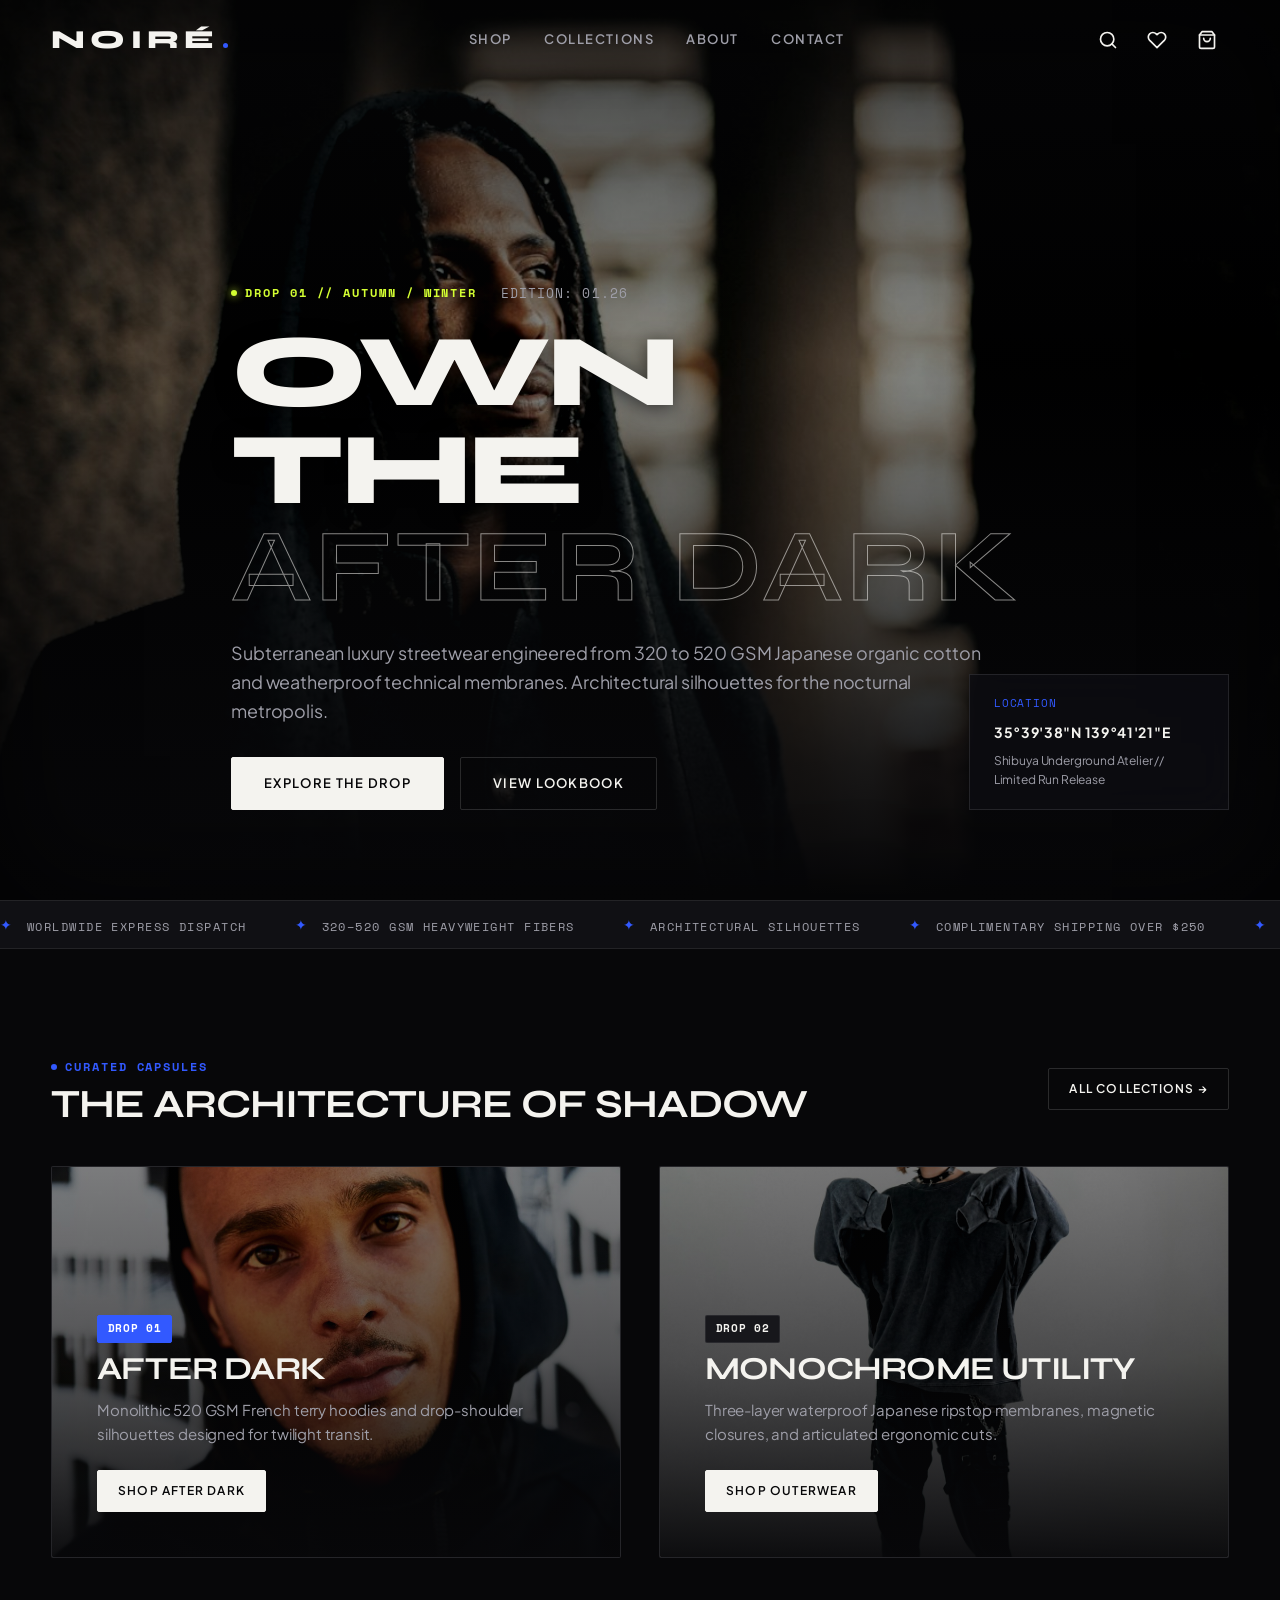
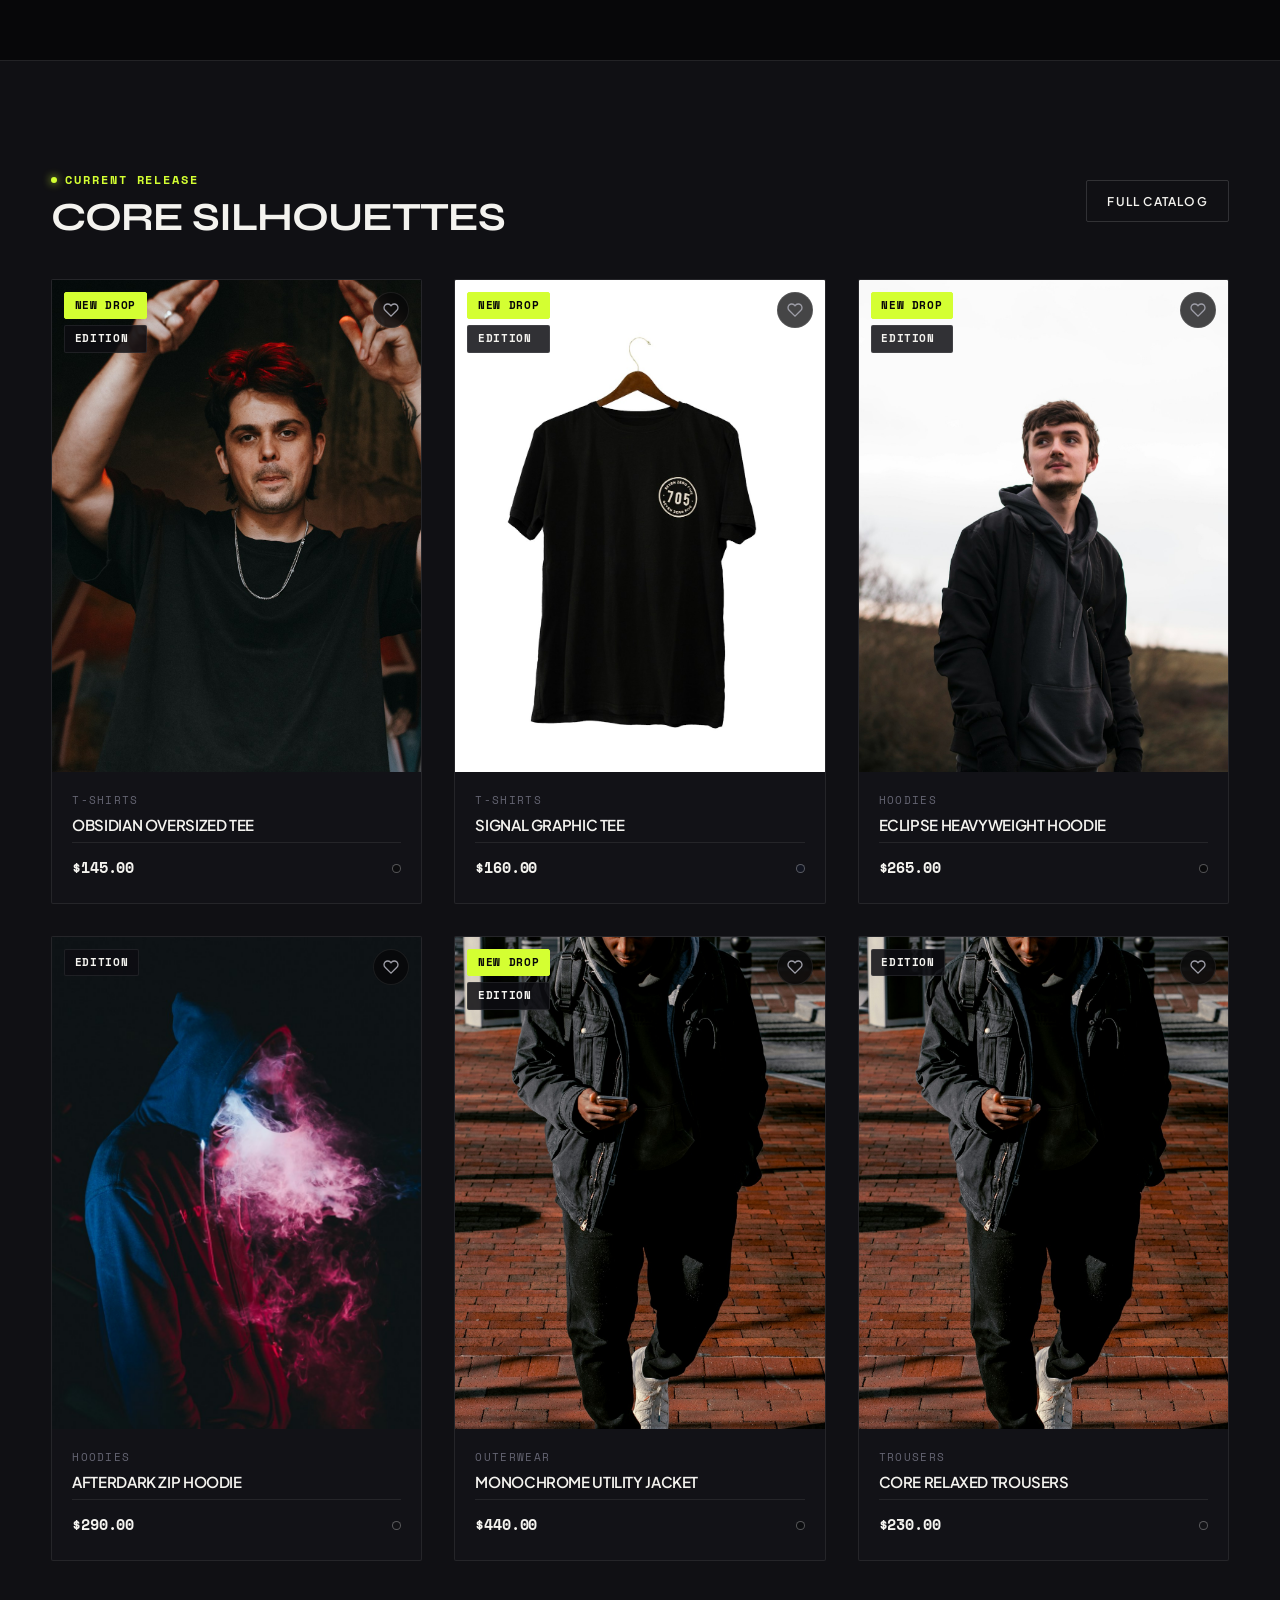
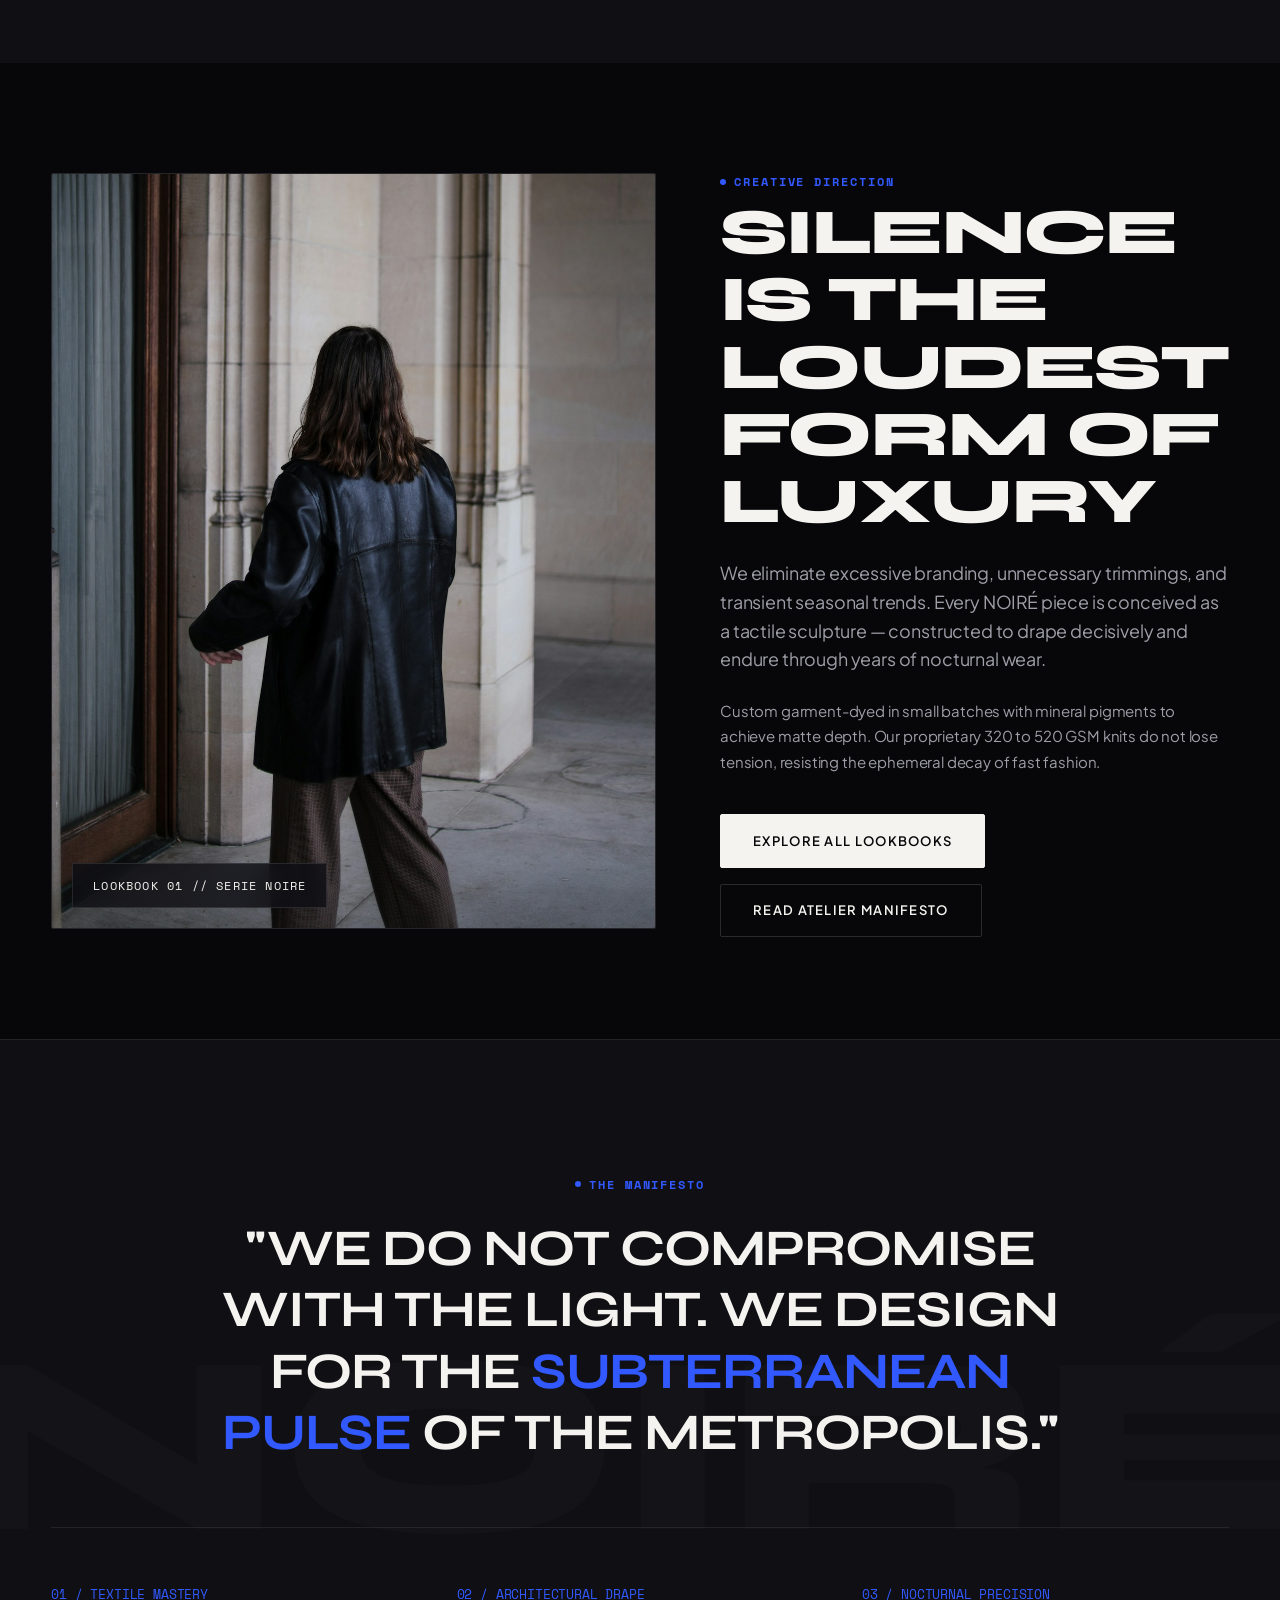
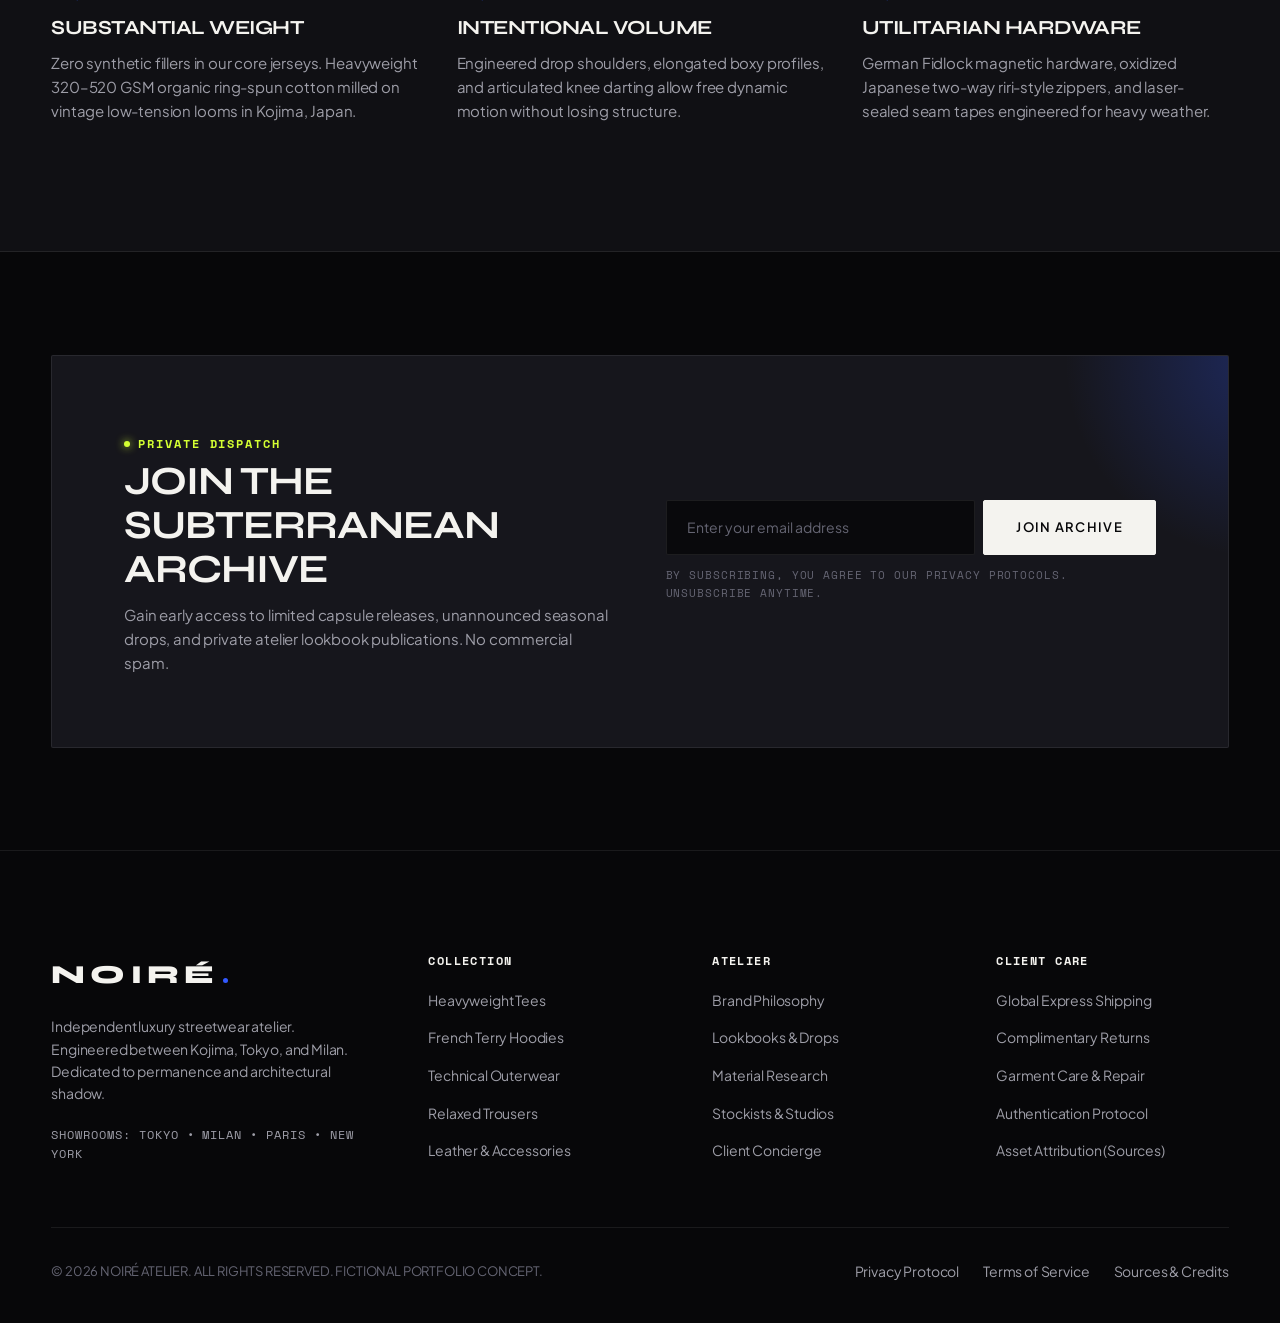
<file: index.html>
<!DOCTYPE html>
<html lang="en">
<head>
  <meta charset="UTF-8">
  <meta name="viewport" content="width=device-width, initial-scale=1.0">
  <title>NOIRÉ — Contemporary Luxury Streetwear & Editorial Fashion</title>
  <meta name="description" content="NOIRÉ is a contemporary luxury streetwear label defined by architectural silhouettes, heavyweight natural fibers, and a dark subterranean aesthetic. Explore Drop 01.">
  <link rel="canonical" href="https://noire-atelier.com/">

  <!-- Open Graph / Facebook -->
  <meta property="og:type" content="website">
  <meta property="og:url" content="https://noire-atelier.com/">
  <meta property="og:title" content="NOIRÉ — Contemporary Luxury Streetwear">
  <meta property="og:description" content="Architectural silhouettes and heavyweight textiles for the nocturnal metropolis. Explore Drop 01: After Dark.">
  <meta property="og:image" content="assets/images/hero/hero-campaign.jpg">

  <!-- Twitter -->
  <meta property="twitter:card" content="summary_large_image">
  <meta property="twitter:url" content="https://noire-atelier.com/">
  <meta property="twitter:title" content="NOIRÉ — Contemporary Luxury Streetwear">
  <meta property="twitter:description" content="Architectural silhouettes and heavyweight textiles for the nocturnal metropolis.">
  <meta property="twitter:image" content="assets/images/hero/hero-campaign.jpg">

  <!-- Favicon & Stylesheet -->
  <link rel="icon" href="data:image/svg+xml,<svg xmlns='http://www.w3.org/2000/svg' viewBox='0 0 100 100'><text y='.9em' font-size='90' fill='%233259ff'>N</text></svg>">
  <link rel="stylesheet" href="css/styles.css">

  <!-- JSON-LD Structured Data -->
  <script type="application/ld+json">
  {
    "@context": "https://schema.org",
    "@graph": [
      {
        "@type": "Organization",
        "@id": "https://noire-atelier.com/#organization",
        "name": "NOIRÉ",
        "url": "https://noire-atelier.com/",
        "logo": "https://noire-atelier.com/assets/images/hero/hero-campaign.jpg",
        "description": "Contemporary luxury streetwear label crafting architectural silhouettes from heavyweight Japanese and European textiles.",
        "sameAs": [
          "https://instagram.com/noire_concept",
          "https://twitter.com/noire_concept"
        ]
      },
      {
        "@type": "WebSite",
        "@id": "https://noire-atelier.com/#website",
        "url": "https://noire-atelier.com/",
        "name": "NOIRÉ",
        "publisher": {
          "@id": "https://noire-atelier.com/#organization"
        },
        "potentialAction": {
          "@type": "SearchAction",
          "target": "https://noire-atelier.com/shop.html?search={search_term_string}",
          "query-input": "required name=search_term_string"
        }
      }
    ]
  }
  </script>
</head>
<body>
  <!-- Accessible Skip Link -->
  <a href="#main-content" class="skip-link">Skip to main content</a>

  <!-- Backdrop for Modals and Drawers -->
  <div id="site-backdrop" class="backdrop-overlay" aria-hidden="true"></div>

  <!-- Header -->
  <header class="site-header" role="banner">
    <div class="container header-inner">
      <a href="index.html" class="brand-logo" aria-label="NOIRÉ Home">
        NOIRÉ<span class="dot" aria-hidden="true"></span>
      </a>

      <nav class="nav-links" aria-label="Primary Navigation">
        <a href="shop.html" class="nav-link">Shop</a>
        <a href="collections.html" class="nav-link">Collections</a>
        <a href="about.html" class="nav-link">About</a>
        <a href="contact.html" class="nav-link">Contact</a>
      </nav>

      <div class="header-actions">
        <!-- Search Trigger -->
        <button class="btn-icon" data-search-open aria-label="Open search (Ctrl+K)">
          <svg width="20" height="20" viewBox="0 0 24 24" fill="none" stroke="currentColor" stroke-width="2" stroke-linecap="round" stroke-linejoin="round" aria-hidden="true">
            <circle cx="11" cy="11" r="8"></circle>
            <line x1="21" y1="21" x2="16.65" y2="16.65"></line>
          </svg>
        </button>

        <!-- Wishlist Link / Trigger -->
        <a href="shop.html?filter=wishlist" class="btn-icon header-wishlist-link" aria-label="View Saved Wishlist Items">
          <svg width="20" height="20" viewBox="0 0 24 24" fill="none" stroke="currentColor" stroke-width="2" stroke-linecap="round" stroke-linejoin="round" aria-hidden="true">
            <path d="M20.84 4.61a5.5 5.5 0 0 0-7.78 0L12 5.67l-1.06-1.06a5.5 5.5 0 0 0-7.78 7.78l1.06 1.06L12 21.23l7.78-7.78 1.06-1.06a5.5 5.5 0 0 0 0-7.78z"></path>
          </svg>
          <span id="header-wishlist-count" class="action-count" style="display: none;" aria-label="0 saved items">0</span>
        </a>

        <!-- Cart Trigger -->
        <button class="btn-icon" data-cart-open aria-label="Open shopping bag">
          <svg width="20" height="20" viewBox="0 0 24 24" fill="none" stroke="currentColor" stroke-width="2" stroke-linecap="round" stroke-linejoin="round" aria-hidden="true">
            <path d="M6 2L3 6v14a2 2 0 0 0 2 2h14a2 2 0 0 0 2-2V6l-3-4z"></path>
            <line x1="3" y1="6" x2="21" y2="6"></line>
            <path d="M16 10a4 4 0 0 1-8 0"></path>
          </svg>
          <span id="header-cart-count" class="action-count" style="display: none;" aria-label="0 items in bag">0</span>
        </button>

        <!-- Mobile Menu Trigger -->
        <button id="mobile-menu-trigger" class="btn-icon mobile-menu-btn" aria-label="Open navigation menu">
          <svg width="22" height="22" viewBox="0 0 24 24" fill="none" stroke="currentColor" stroke-width="2" stroke-linecap="round" stroke-linejoin="round" aria-hidden="true">
            <line x1="3" y1="12" x2="21" y2="12"></line>
            <line x1="3" y1="6" x2="21" y2="6"></line>
            <line x1="3" y1="18" x2="21" y2="18"></line>
          </svg>
        </button>
      </div>
    </div>
  </header>

  <!-- Mobile Nav Drawer -->
  <aside id="mobile-nav-drawer" class="mobile-nav-drawer" aria-label="Mobile Navigation" aria-hidden="true">
    <div>
      <div class="flex-between">
        <a href="index.html" class="brand-logo">NOIRÉ<span class="dot"></span></a>
        <button id="mobile-menu-close" class="btn-icon" aria-label="Close navigation menu">
          <svg width="22" height="22" viewBox="0 0 24 24" fill="none" stroke="currentColor" stroke-width="2">
            <line x1="18" y1="6" x2="6" y2="18"></line>
            <line x1="6" y1="6" x2="18" y2="18"></line>
          </svg>
        </button>
      </div>
      <nav class="mobile-nav-links">
        <a href="index.html" class="mobile-nav-link active">Home</a>
        <a href="shop.html" class="mobile-nav-link">Shop Collection</a>
        <a href="shop.html?filter=wishlist" class="mobile-nav-link">Saved Wishlist</a>
        <a href="collections.html" class="mobile-nav-link">Collections</a>
        <a href="about.html" class="mobile-nav-link">Atelier & Manifesto</a>
        <a href="contact.html" class="mobile-nav-link">Client Concierge</a>
      </nav>
    </div>
    <div>
      <div style="font-family: var(--font-mono); font-size: 0.75rem; color: var(--color-text-muted); margin-bottom: 0.75rem;">
        EDITION: AUTUMN / WINTER 2026
      </div>
      <div style="display: flex; gap: 1rem;">
        <a href="shop.html?category=outerwear" class="btn btn-secondary btn-sm btn-full">Shop Outerwear</a>
      </div>
    </div>
  </aside>

  <!-- Main Content -->
  <main id="main-content">
    <!-- Hero Section -->
    <section class="hero-section" aria-label="Hero Campaign Banner">
      <div class="hero-media-wrapper">
        <img src="assets/images/hero/hero-campaign.jpg" 
             alt="NOIRÉ Fall/Winter Editorial Campaign - Model in dark tailored outerwear" 
             class="hero-media-image" 
             fetchpriority="high">
        <div class="hero-gradient-overlay" aria-hidden="true"></div>
        <div class="hero-vignette" aria-hidden="true"></div>
      </div>

      <div class="container hero-content">
        <div class="hero-meta-bar">
          <span class="eyebrow eyebrow-volt">Drop 01 // Autumn / Winter</span>
          <span class="font-mono text-muted">Edition: 01.26</span>
        </div>

        <h1 class="display-mega hero-title">
          OWN THE <br>
          <span class="accent-stroke">AFTER DARK</span>
        </h1>

        <p class="lead-text">
          Subterranean luxury streetwear engineered from 320 to 520 GSM Japanese organic cotton and weatherproof technical membranes. Architectural silhouettes for the nocturnal metropolis.
        </p>

        <div class="hero-cta-group">
          <a href="shop.html" class="btn btn-primary">Explore The Drop</a>
          <a href="collections.html" class="btn btn-secondary">View Lookbook</a>
        </div>
      </div>

      <div class="hero-editorial-badge" aria-hidden="true">
        <span class="font-mono" style="color: var(--color-accent); font-size: 0.6875rem;">LOCATION</span>
        <strong style="font-size: 0.875rem; letter-spacing: 0.05em;">35°39'38"N 139°41'21"E</strong>
        <span class="text-muted" style="font-size: 0.75rem;">Shibuya Underground Atelier // Limited Run Release</span>
      </div>
    </section>

    <!-- Marquee Ticker -->
    <div class="ticker-strip" aria-label="Brand highlights ticker">
      <div class="ticker-track">
        <div class="ticker-item"><span class="glyph" aria-hidden="true">✦</span> WORLDWIDE EXPRESS DISPATCH</div>
        <div class="ticker-item"><span class="glyph" aria-hidden="true">✦</span> 320–520 GSM HEAVYWEIGHT FIBERS</div>
        <div class="ticker-item"><span class="glyph" aria-hidden="true">✦</span> ARCHITECTURAL SILHOUETTES</div>
        <div class="ticker-item"><span class="glyph" aria-hidden="true">✦</span> COMPLIMENTARY SHIPPING OVER $250</div>
        <div class="ticker-item"><span class="glyph" aria-hidden="true">✦</span> MILLED IN KOJIMA & MILAN</div>
        <div class="ticker-item"><span class="glyph" aria-hidden="true">✦</span> FIDLOCK® MAGNETIC HARDWARE</div>
        <div class="ticker-item"><span class="glyph" aria-hidden="true">✦</span> WORLDWIDE EXPRESS DISPATCH</div>
        <div class="ticker-item"><span class="glyph" aria-hidden="true">✦</span> 320–520 GSM HEAVYWEIGHT FIBERS</div>
        <div class="ticker-item"><span class="glyph" aria-hidden="true">✦</span> ARCHITECTURAL SILHOUETTES</div>
        <div class="ticker-item"><span class="glyph" aria-hidden="true">✦</span> COMPLIMENTARY SHIPPING OVER $250</div>
      </div>
    </div>

    <!-- Featured Collections Showcase -->
    <section class="section-spacing" aria-labelledby="collections-heading">
      <div class="container">
        <div class="flex-between" style="margin-bottom: 2.5rem; flex-wrap: wrap; gap: 1rem;">
          <div>
            <span class="eyebrow">Curated Capsules</span>
            <h2 id="collections-heading" class="heading-section" style="margin-top: 0.35rem;">The Architecture of Shadow</h2>
          </div>
          <a href="collections.html" class="btn btn-secondary btn-sm">All Collections &rarr;</a>
        </div>

        <div class="grid-2">
          <!-- Collection 1: After Dark -->
          <article class="collection-card">
            <img src="assets/images/collections/after-dark.jpg" alt="After Dark Collection model wearing structured hoodie" class="collection-card-img" loading="lazy">
            <div class="collection-card-gradient" aria-hidden="true"></div>
            <div class="collection-card-content">
              <span class="badge badge-accent">Drop 01</span>
              <h3 class="collection-card-title font-display">AFTER DARK</h3>
              <p class="collection-card-desc">
                Monolithic 520 GSM French terry hoodies and drop-shoulder silhouettes designed for twilight transit.
              </p>
              <a href="shop.html?category=hoodies" class="btn btn-primary btn-sm">Shop After Dark</a>
            </div>
          </article>

          <!-- Collection 2: Monochrome Utility -->
          <article class="collection-card">
            <img src="assets/images/collections/monochrome-utility.jpg" alt="Monochrome Utility Collection technical jacket silhouette" class="collection-card-img" loading="lazy">
            <div class="collection-card-gradient" aria-hidden="true"></div>
            <div class="collection-card-content">
              <span class="badge">Drop 02</span>
              <h3 class="collection-card-title font-display">MONOCHROME UTILITY</h3>
              <p class="collection-card-desc">
                Three-layer waterproof Japanese ripstop membranes, magnetic closures, and articulated ergonomic cuts.
              </p>
              <a href="shop.html?category=outerwear" class="btn btn-primary btn-sm">Shop Outerwear</a>
            </div>
          </article>
        </div>
      </div>
    </section>

    <!-- Featured Products Grid -->
    <section class="section-spacing" style="background: var(--color-bg-surface); border-top: 1px solid var(--color-border-hairline);" aria-labelledby="featured-heading">
      <div class="container">
        <div class="flex-between" style="margin-bottom: 2.5rem; flex-wrap: wrap; gap: 1rem;">
          <div>
            <span class="eyebrow eyebrow-volt">Current Release</span>
            <h2 id="featured-heading" class="heading-section" style="margin-top: 0.35rem;">Core Silhouettes</h2>
          </div>
          <div style="display: flex; gap: 0.75rem;">
            <a href="shop.html" class="btn btn-secondary btn-sm">Full Catalog</a>
          </div>
        </div>

        <div id="home-featured-grid" class="grid-3" aria-live="polite">
          <!-- Dynamically populated by js/main.js with fallback content -->
          <noscript>
            <p>Please enable JavaScript to browse the interactive NOIRÉ collection.</p>
          </noscript>
        </div>
      </div>
    </section>

    <!-- Editorial Lookbook Split Section -->
    <section class="section-spacing" aria-label="Editorial Lookbook Spotlight">
      <div class="container">
        <div class="editorial-split">
          <div class="editorial-frame">
            <img src="assets/images/editorial/lookbook-01.jpg" alt="NOIRÉ Editorial Lookbook - Tailored architectural silhouette" loading="lazy">
            <div class="editorial-overlay-tag">LOOKBOOK 01 // SERIE NOIRE</div>
          </div>
          <div>
            <span class="eyebrow">Creative Direction</span>
            <h2 class="display-title" style="margin-top: 0.5rem; margin-bottom: 1.5rem;">
              SILENCE IS THE LOUDEST FORM OF LUXURY
            </h2>
            <p class="lead-text" style="margin-bottom: 1.5rem;">
              We eliminate excessive branding, unnecessary trimmings, and transient seasonal trends. Every NOIRÉ piece is conceived as a tactile sculpture — constructed to drape decisively and endure through years of nocturnal wear.
            </p>
            <p class="text-muted" style="margin-bottom: 2.5rem; font-size: 0.9375rem; line-height: 1.7;">
              Custom garment-dyed in small batches with mineral pigments to achieve matte depth. Our proprietary 320 to 520 GSM knits do not lose tension, resisting the ephemeral decay of fast fashion.
            </p>
            <div style="display: flex; gap: 1rem; flex-wrap: wrap;">
              <a href="collections.html" class="btn btn-primary">Explore All Lookbooks</a>
              <a href="about.html" class="btn btn-secondary">Read Atelier Manifesto</a>
            </div>
          </div>
        </div>
      </div>
    </section>

    <!-- Brand Statement / Manifesto -->
    <section class="manifesto-section" aria-labelledby="manifesto-heading">
      <div class="manifesto-watermark" aria-hidden="true">NOIRÉ</div>
      <div class="container" style="position: relative; z-index: 2;">
        <div style="text-align: center; margin-bottom: 1.5rem;">
          <span class="eyebrow">The Manifesto</span>
        </div>
        <blockquote class="manifesto-quote">
          "WE DO NOT COMPROMISE WITH THE LIGHT. WE DESIGN FOR THE <span class="highlight">SUBTERRANEAN PULSE</span> OF THE METROPOLIS."
        </blockquote>

        <div class="manifesto-pillars">
          <div class="pillar-item">
            <span class="pillar-number">01 / TEXTILE MASTERY</span>
            <h3 class="pillar-title">Substantial Weight</h3>
            <p class="pillar-text">
              Zero synthetic fillers in our core jerseys. Heavyweight 320–520 GSM organic ring-spun cotton milled on vintage low-tension looms in Kojima, Japan.
            </p>
          </div>
          <div class="pillar-item">
            <span class="pillar-number">02 / ARCHITECTURAL DRAPE</span>
            <h3 class="pillar-title">Intentional Volume</h3>
            <p class="pillar-text">
              Engineered drop shoulders, elongated boxy profiles, and articulated knee darting allow free dynamic motion without losing structure.
            </p>
          </div>
          <div class="pillar-item">
            <span class="pillar-number">03 / NOCTURNAL PRECISION</span>
            <h3 class="pillar-title">Utilitarian Hardware</h3>
            <p class="pillar-text">
              German Fidlock magnetic hardware, oxidized Japanese two-way riri-style zippers, and laser-sealed seam tapes engineered for heavy weather.
            </p>
          </div>
        </div>
      </div>
    </section>

    <!-- Newsletter Refined Signup -->
    <section class="section-spacing" aria-labelledby="newsletter-heading">
      <div class="container">
        <div class="newsletter-card">
          <div>
            <span class="eyebrow eyebrow-volt">Private Dispatch</span>
            <h2 id="newsletter-heading" class="heading-section" style="margin-top: 0.35rem; margin-bottom: 0.75rem;">
              Join The Subterranean Archive
            </h2>
            <p class="text-muted" style="font-size: 0.9375rem; line-height: 1.6;">
              Gain early access to limited capsule releases, unannounced seasonal drops, and private atelier lookbook publications. No commercial spam.
            </p>
          </div>
          <form class="newsletter-form" aria-label="Newsletter Subscription Form">
            <div class="input-group">
              <input type="email" 
                     class="input-field" 
                     placeholder="Enter your email address" 
                     required 
                     aria-label="Email address for private dispatch">
              <button type="submit" class="btn btn-primary">
                Join Archive
              </button>
            </div>
            <span class="font-mono text-subtle" style="font-size: 0.6875rem; display: block; margin-top: 0.75rem;">
              By subscribing, you agree to our Privacy Protocols. Unsubscribe anytime.
            </span>
          </form>
        </div>
      </div>
    </section>
  </main>

  <!-- Site Footer -->
  <footer class="site-footer" role="contentinfo">
    <div class="container">
      <div class="footer-top">
        <div class="footer-brand">
          <a href="index.html" class="brand-logo">NOIRÉ<span class="dot"></span></a>
          <p class="footer-desc">
            Independent luxury streetwear atelier. Engineered between Kojima, Tokyo, and Milan. Dedicated to permanence and architectural shadow.
          </p>
          <div class="font-mono text-muted" style="font-size: 0.75rem;">
            SHOWROOMS: TOKYO • MILAN • PARIS • NEW YORK
          </div>
        </div>

        <div>
          <h4 class="footer-column-title">Collection</h4>
          <ul class="footer-links">
            <li><a href="shop.html?category=tees" class="footer-link">Heavyweight Tees</a></li>
            <li><a href="shop.html?category=hoodies" class="footer-link">French Terry Hoodies</a></li>
            <li><a href="shop.html?category=outerwear" class="footer-link">Technical Outerwear</a></li>
            <li><a href="shop.html?category=trousers" class="footer-link">Relaxed Trousers</a></li>
            <li><a href="shop.html?category=accessories" class="footer-link">Leather & Accessories</a></li>
          </ul>
        </div>

        <div>
          <h4 class="footer-column-title">Atelier</h4>
          <ul class="footer-links">
            <li><a href="about.html" class="footer-link">Brand Philosophy</a></li>
            <li><a href="collections.html" class="footer-link">Lookbooks & Drops</a></li>
            <li><a href="about.html#craft" class="footer-link">Material Research</a></li>
            <li><a href="contact.html" class="footer-link">Stockists & Studios</a></li>
            <li><a href="contact.html#concierge" class="footer-link">Client Concierge</a></li>
          </ul>
        </div>

        <div>
          <h4 class="footer-column-title">Client Care</h4>
          <ul class="footer-links">
            <li><a href="contact.html" class="footer-link">Global Express Shipping</a></li>
            <li><a href="contact.html" class="footer-link">Complimentary Returns</a></li>
            <li><a href="contact.html" class="footer-link">Garment Care & Repair</a></li>
            <li><a href="contact.html" class="footer-link">Authentication Protocol</a></li>
            <li><a href="assets/SOURCES.md" class="footer-link">Asset Attribution (Sources)</a></li>
          </ul>
        </div>
      </div>

      <div class="footer-bottom">
        <div>
          &copy; 2026 NOIRÉ ATELIER. ALL RIGHTS RESERVED. FICTIONAL PORTFOLIO CONCEPT.
        </div>
        <div class="footer-legal-links">
          <a href="about.html" class="footer-link">Privacy Protocol</a>
          <a href="about.html" class="footer-link">Terms of Service</a>
          <a href="assets/SOURCES.md" class="footer-link">Sources & Credits</a>
        </div>
      </div>
    </div>
  </footer>

  <!-- Slide-Over Shopping Bag Drawer -->
  <aside id="cart-drawer" class="cart-drawer" aria-label="Shopping Bag" role="dialog" aria-modal="true" aria-hidden="true">
    <div class="cart-header">
      <h3 class="cart-title">
        SHOPPING BAG <span id="cart-header-count" class="font-mono text-muted">(0)</span>
      </h3>
      <button id="cart-drawer-close" class="btn-icon" aria-label="Close shopping bag">
        <svg width="20" height="20" viewBox="0 0 24 24" fill="none" stroke="currentColor" stroke-width="2">
          <line x1="18" y1="6" x2="6" y2="18"></line>
          <line x1="6" y1="6" x2="18" y2="18"></line>
        </svg>
      </button>
    </div>

    <!-- Free Shipping Progress -->
    <div class="cart-shipping-meter">
      <div id="shipping-meter-text">Add <strong>$250</strong> for Complimentary Express Shipping</div>
      <div class="shipping-bar-bg">
        <div id="shipping-bar-fill" class="shipping-bar-fill"></div>
      </div>
    </div>

    <!-- Cart Body -->
    <div id="cart-drawer-body" class="cart-body">
      <!-- Populated via js/main.js -->
    </div>

    <!-- Cart Footer Summary -->
    <div id="cart-drawer-footer" class="cart-footer">
      <div class="cart-summary-row">
        <span>Subtotal</span>
        <span id="cart-subtotal" class="font-mono">$0.00</span>
      </div>
      <div class="cart-summary-row">
        <span>Worldwide Shipping</span>
        <span class="font-mono" style="color: var(--color-signal-volt);">Complimentary Over $250</span>
      </div>
      <div class="cart-summary-row total">
        <span>Estimated Total</span>
        <span id="cart-total" class="font-mono">$0.00</span>
      </div>
      <button id="cart-checkout-btn" class="btn btn-primary btn-full">
        Proceed to Checkout
      </button>
      <span class="font-mono text-subtle" style="font-size: 0.6875rem; text-align: center;">
        🔒 Encrypted End-to-End • 30-Day Atelier Guarantee
      </span>
    </div>
  </aside>

  <!-- Live Search Modal -->
  <div id="search-modal" class="search-modal" role="dialog" aria-modal="true" aria-label="Live Search Catalog">
    <div class="search-container">
      <div class="flex-between">
        <span class="eyebrow">Search Catalog</span>
        <button id="search-modal-close" class="btn-icon" aria-label="Close search modal">
          <svg width="22" height="22" viewBox="0 0 24 24" fill="none" stroke="currentColor" stroke-width="2">
            <line x1="18" y1="6" x2="6" y2="18"></line>
            <line x1="6" y1="6" x2="18" y2="18"></line>
          </svg>
        </button>
      </div>
      <div class="search-input-wrapper">
        <input type="text" 
               id="search-input-main" 
               class="search-input-main" 
               placeholder="Search by piece, fabric, or collection (e.g., Obsidian, Hoodie)..."
               aria-label="Search items">
      </div>
      <div id="search-results-list" class="search-results-list">
        <!-- Rendered live by js/main.js -->
      </div>
    </div>
  </div>

  <!-- Scripts -->
  <script src="js/products-data.js"></script>
  <script src="js/main.js"></script>
</body>
</html>
</file>
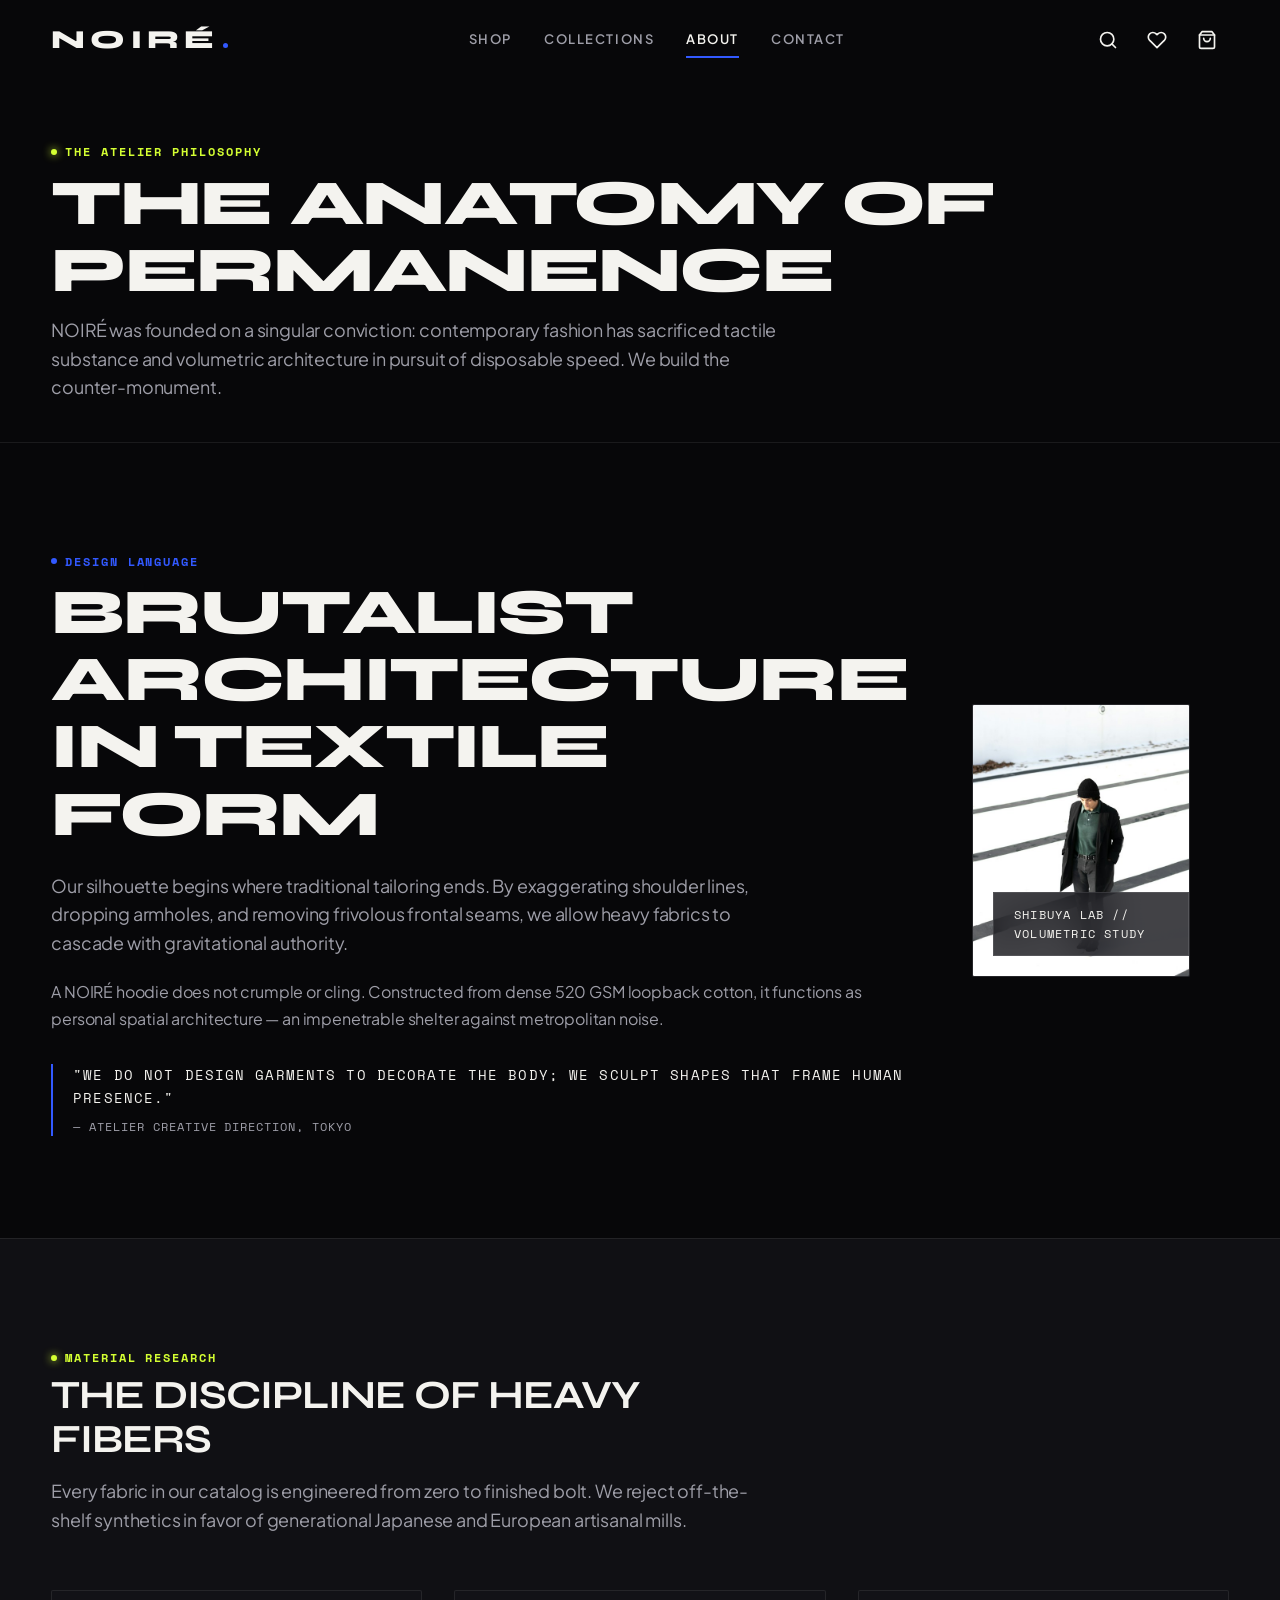
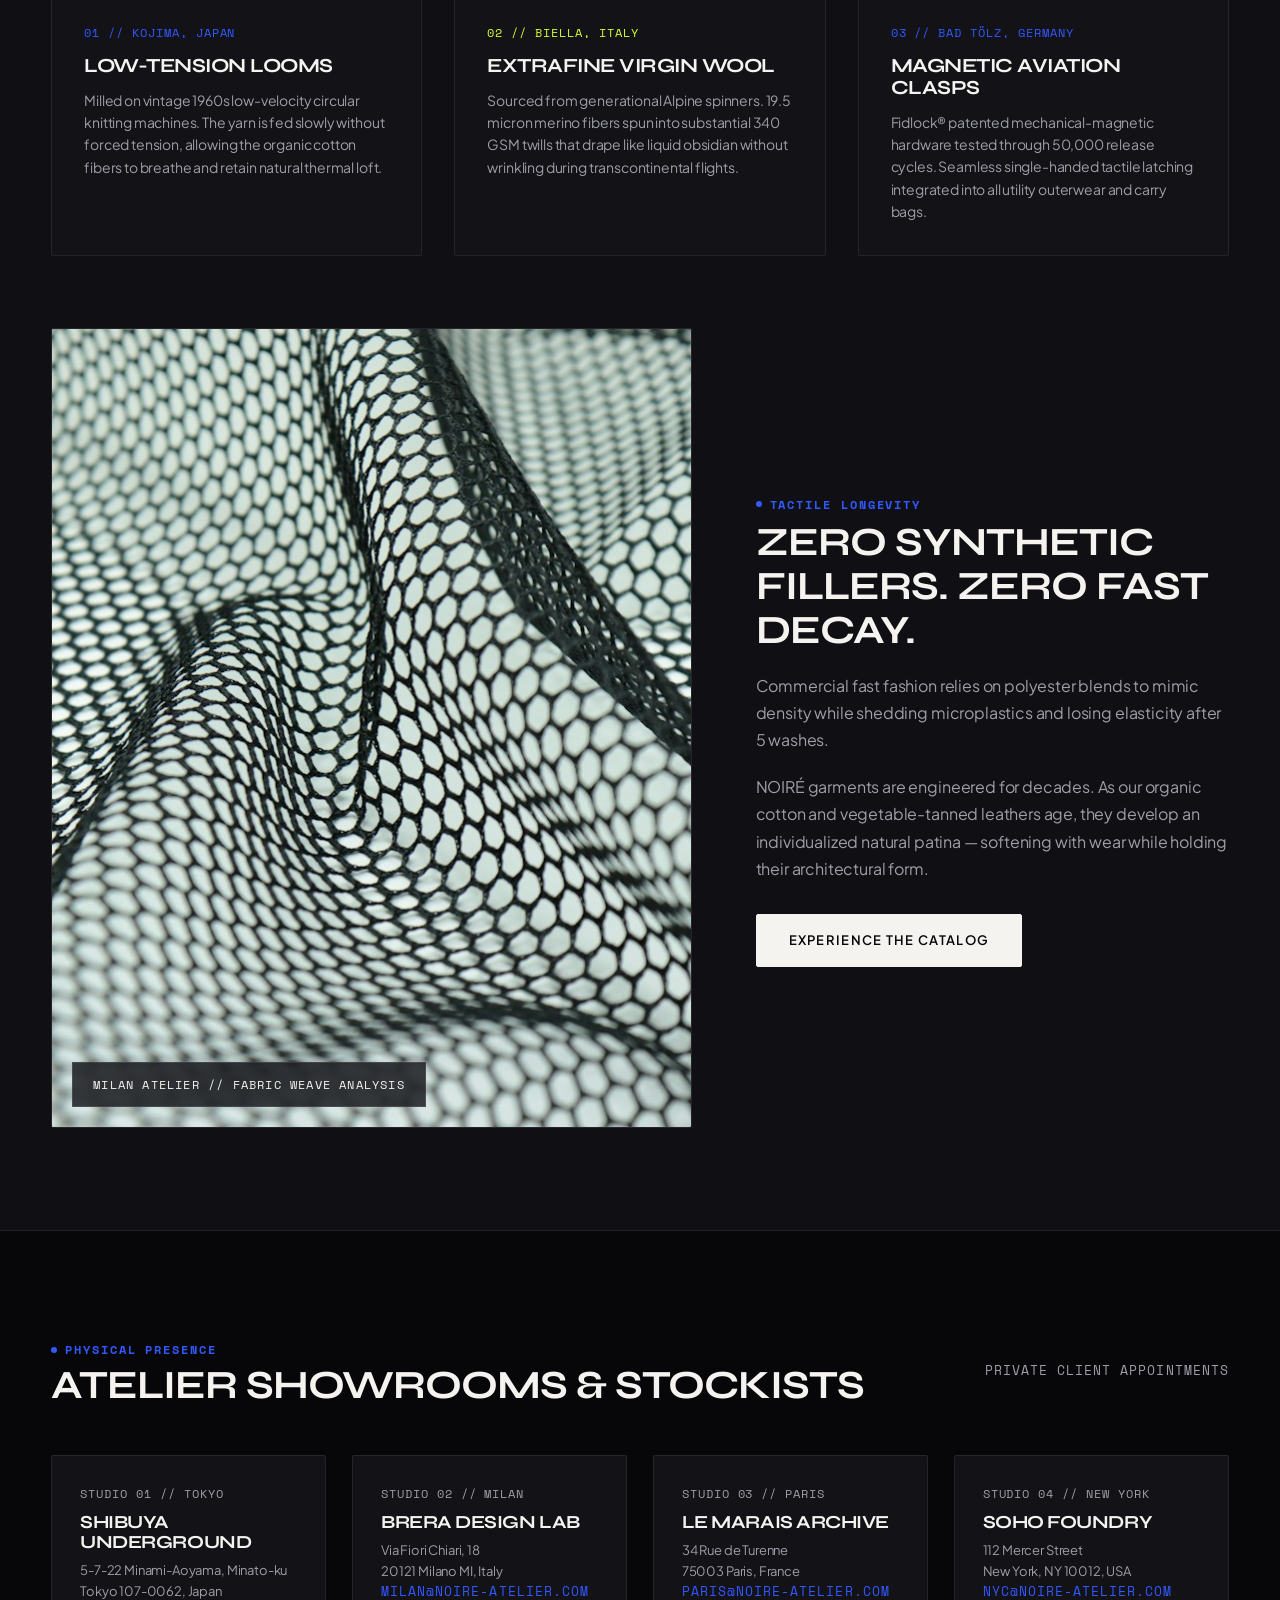
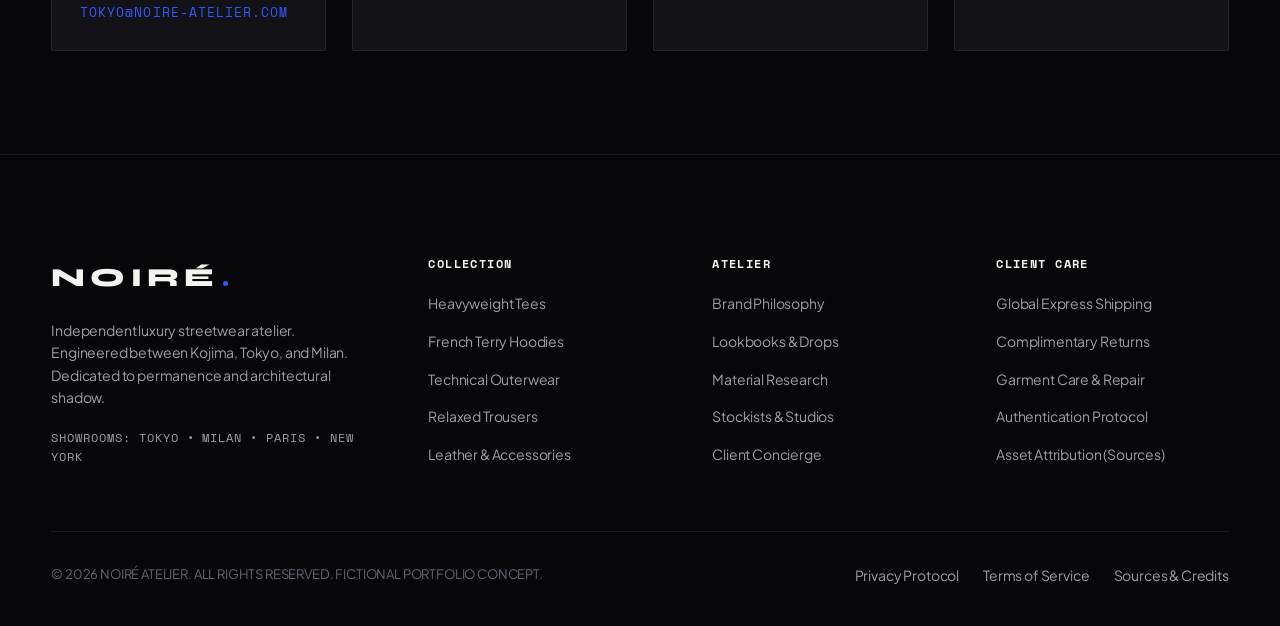
<file: about.html>
<!DOCTYPE html>
<html lang="en">
<head>
  <meta charset="UTF-8">
  <meta name="viewport" content="width=device-width, initial-scale=1.0">
  <title>Atelier & Philosophy — NOIRÉ</title>
  <meta name="description" content="Discover the design philosophy, Japanese textile research, and architectural vision behind NOIRÉ contemporary luxury streetwear.">
  <link rel="canonical" href="https://noire-atelier.com/about.html">

  <meta property="og:type" content="website">
  <meta property="og:url" content="https://noire-atelier.com/about.html">
  <meta property="og:title" content="Atelier & Philosophy — NOIRÉ">
  <meta property="og:description" content="Subterranean luxury engineered between Kojima and Milan.">
  <meta property="og:image" content="assets/images/editorial/atelier-craft.jpg">

  <link rel="icon" href="data:image/svg+xml,<svg xmlns='http://www.w3.org/2000/svg' viewBox='0 0 100 100'><text y='.9em' font-size='90' fill='%233259ff'>N</text></svg>">
  <link rel="stylesheet" href="css/styles.css">

  <script type="application/ld+json">
  {
    "@context": "https://schema.org",
    "@type": "AboutPage",
    "name": "About NOIRÉ Atelier",
    "description": "Brand manifesto and textile philosophy of NOIRÉ.",
    "url": "https://noire-atelier.com/about.html"
  }
  </script>
</head>
<body>
  <a href="#main-content" class="skip-link">Skip to main content</a>
  <div id="site-backdrop" class="backdrop-overlay" aria-hidden="true"></div>

  <!-- Header -->
  <header class="site-header scrolled" role="banner">
    <div class="container header-inner">
      <a href="index.html" class="brand-logo" aria-label="NOIRÉ Home">
        NOIRÉ<span class="dot" aria-hidden="true"></span>
      </a>

      <nav class="nav-links" aria-label="Primary Navigation">
        <a href="shop.html" class="nav-link">Shop</a>
        <a href="collections.html" class="nav-link">Collections</a>
        <a href="about.html" class="nav-link active">About</a>
        <a href="contact.html" class="nav-link">Contact</a>
      </nav>

      <div class="header-actions">
        <button class="btn-icon" data-search-open aria-label="Open search (Ctrl+K)">
          <svg width="20" height="20" viewBox="0 0 24 24" fill="none" stroke="currentColor" stroke-width="2" stroke-linecap="round" stroke-linejoin="round" aria-hidden="true">
            <circle cx="11" cy="11" r="8"></circle>
            <line x1="21" y1="21" x2="16.65" y2="16.65"></line>
          </svg>
        </button>

        <a href="shop.html?filter=wishlist" class="btn-icon header-wishlist-link" aria-label="View Saved Wishlist Items">
          <svg width="20" height="20" viewBox="0 0 24 24" fill="none" stroke="currentColor" stroke-width="2" stroke-linecap="round" stroke-linejoin="round" aria-hidden="true">
            <path d="M20.84 4.61a5.5 5.5 0 0 0-7.78 0L12 5.67l-1.06-1.06a5.5 5.5 0 0 0-7.78 7.78l1.06 1.06L12 21.23l7.78-7.78 1.06-1.06a5.5 5.5 0 0 0 0-7.78z"></path>
          </svg>
          <span id="header-wishlist-count" class="action-count" style="display: none;" aria-label="0 saved items">0</span>
        </a>

        <button class="btn-icon" data-cart-open aria-label="Open shopping bag">
          <svg width="20" height="20" viewBox="0 0 24 24" fill="none" stroke="currentColor" stroke-width="2" stroke-linecap="round" stroke-linejoin="round" aria-hidden="true">
            <path d="M6 2L3 6v14a2 2 0 0 0 2 2h14a2 2 0 0 0 2-2V6l-3-4z"></path>
            <line x1="3" y1="6" x2="21" y2="6"></line>
            <path d="M16 10a4 4 0 0 1-8 0"></path>
          </svg>
          <span id="header-cart-count" class="action-count" style="display: none;" aria-label="0 items in bag">0</span>
        </button>

        <button id="mobile-menu-trigger" class="btn-icon mobile-menu-btn" aria-label="Open navigation menu">
          <svg width="22" height="22" viewBox="0 0 24 24" fill="none" stroke="currentColor" stroke-width="2" stroke-linecap="round" stroke-linejoin="round" aria-hidden="true">
            <line x1="3" y1="12" x2="21" y2="12"></line>
            <line x1="3" y1="6" x2="21" y2="6"></line>
            <line x1="3" y1="18" x2="21" y2="18"></line>
          </svg>
        </button>
      </div>
    </div>
  </header>

  <!-- Mobile Nav Drawer -->
  <aside id="mobile-nav-drawer" class="mobile-nav-drawer" aria-label="Mobile Navigation" aria-hidden="true">
    <div>
      <div class="flex-between">
        <a href="index.html" class="brand-logo">NOIRÉ<span class="dot"></span></a>
        <button id="mobile-menu-close" class="btn-icon" aria-label="Close navigation menu">
          <svg width="22" height="22" viewBox="0 0 24 24" fill="none" stroke="currentColor" stroke-width="2">
            <line x1="18" y1="6" x2="6" y2="18"></line>
            <line x1="6" y1="6" x2="18" y2="18"></line>
          </svg>
        </button>
      </div>
      <nav class="mobile-nav-links">
        <a href="index.html" class="mobile-nav-link">Home</a>
        <a href="shop.html" class="mobile-nav-link">Shop Collection</a>
        <a href="collections.html" class="mobile-nav-link">Collections</a>
        <a href="about.html" class="mobile-nav-link active">Atelier & Manifesto</a>
        <a href="contact.html" class="mobile-nav-link">Client Concierge</a>
        <a href="shop.html?filter=wishlist" class="mobile-nav-link">Saved Wishlist</a>
      </nav>
    </div>
  </aside>

  <!-- Main Content -->
  <main id="main-content">
    <!-- Hero / Manifesto Intro -->
    <section class="shop-hero">
      <div class="container">
        <span class="eyebrow eyebrow-volt">The Atelier Philosophy</span>
        <h1 class="display-title" style="margin-top: 0.5rem; margin-bottom: 0.75rem;">
          THE ANATOMY OF PERMANENCE
        </h1>
        <p class="lead-text">
          NOIRÉ was founded on a singular conviction: contemporary fashion has sacrificed tactile substance and volumetric architecture in pursuit of disposable speed. We build the counter-monument.
        </p>
      </div>
    </section>

    <!-- Narrative Section 1 -->
    <section class="section-spacing">
      <div class="container">
        <div class="editorial-split">
          <div>
            <span class="eyebrow">Design Language</span>
            <h2 class="display-title" style="margin-top: 0.5rem; margin-bottom: 1.5rem;">
              BRUTALIST ARCHITECTURE IN TEXTILE FORM
            </h2>
            <p class="lead-text" style="margin-bottom: 1.25rem;">
              Our silhouette begins where traditional tailoring ends. By exaggerating shoulder lines, dropping armholes, and removing frivolous frontal seams, we allow heavy fabrics to cascade with gravitational authority.
            </p>
            <p class="text-muted" style="line-height: 1.7; margin-bottom: 1.5rem;">
              A NOIRÉ hoodie does not crumple or cling. Constructed from dense 520 GSM loopback cotton, it functions as personal spatial architecture — an impenetrable shelter against metropolitan noise.
            </p>
            <div style="border-left: 2px solid var(--color-accent); padding-left: 1.25rem; margin-top: 2rem;">
              <p class="font-mono" style="font-size: 0.875rem; color: var(--color-text-primary);">
                "We do not design garments to decorate the body; we sculpt shapes that frame human presence."
              </p>
              <span class="font-mono text-muted" style="font-size: 0.75rem; display: block; margin-top: 0.5rem;">
                — Atelier Creative Direction, Tokyo
              </span>
            </div>
          </div>
          <div class="editorial-frame">
            <img src="assets/images/editorial/lookbook-03.jpg" alt="Model standing in brutalist urban space" loading="lazy">
            <div class="editorial-overlay-tag">SHIBUYA LAB // VOLUMETRIC STUDY</div>
          </div>
        </div>
      </div>
    </section>

    <!-- Craft & Textile Research Section -->
    <section id="craft" class="section-spacing" style="background: var(--color-bg-surface); border-top: 1px solid var(--color-border-hairline); border-bottom: 1px solid var(--color-border-hairline);">
      <div class="container">
        <div style="max-width: 720px; margin-bottom: 3.5rem;">
          <span class="eyebrow eyebrow-volt">Material Research</span>
          <h2 class="heading-section" style="margin-top: 0.35rem; margin-bottom: 1rem;">
            THE DISCIPLINE OF HEAVY FIBERS
          </h2>
          <p class="lead-text">
            Every fabric in our catalog is engineered from zero to finished bolt. We reject off-the-shelf synthetics in favor of generational Japanese and European artisanal mills.
          </p>
        </div>

        <div class="grid-3">
          <div class="product-card" style="padding: 2rem;">
            <span class="font-mono" style="color: var(--color-accent); font-size: 0.75rem;">01 // KOJIMA, JAPAN</span>
            <h3 style="font-size: 1.25rem; margin: 0.75rem 0;">Low-Tension Looms</h3>
            <p class="text-muted" style="font-size: 0.875rem; line-height: 1.6;">
              Milled on vintage 1960s low-velocity circular knitting machines. The yarn is fed slowly without forced tension, allowing the organic cotton fibers to breathe and retain natural thermal loft.
            </p>
          </div>

          <div class="product-card" style="padding: 2rem;">
            <span class="font-mono" style="color: var(--color-signal-volt); font-size: 0.75rem;">02 // BIELLA, ITALY</span>
            <h3 style="font-size: 1.25rem; margin: 0.75rem 0;">Extrafine Virgin Wool</h3>
            <p class="text-muted" style="font-size: 0.875rem; line-height: 1.6;">
              Sourced from generational Alpine spinners. 19.5 micron merino fibers spun into substantial 340 GSM twills that drape like liquid obsidian without wrinkling during transcontinental flights.
            </p>
          </div>

          <div class="product-card" style="padding: 2rem;">
            <span class="font-mono" style="color: var(--color-accent); font-size: 0.75rem;">03 // BAD TÖLZ, GERMANY</span>
            <h3 style="font-size: 1.25rem; margin: 0.75rem 0;">Magnetic Aviation Clasps</h3>
            <p class="text-muted" style="font-size: 0.875rem; line-height: 1.6;">
              Fidlock® patented mechanical-magnetic hardware tested through 50,000 release cycles. Seamless single-handed tactile latching integrated into all utility outerwear and carry bags.
            </p>
          </div>
        </div>

        <!-- Craft Split Image -->
        <div class="editorial-split" style="margin-top: 4.5rem; align-items: center;">
          <div class="editorial-frame">
            <img src="assets/images/editorial/atelier-craft.jpg" alt="Textile craftsmanship and fabric bolt inspection" loading="lazy">
            <div class="editorial-overlay-tag">MILAN ATELIER // FABRIC WEAVE ANALYSIS</div>
          </div>
          <div>
            <span class="eyebrow">Tactile Longevity</span>
            <h2 class="heading-section" style="margin-top: 0.35rem; margin-bottom: 1.25rem;">
              ZERO SYNTHETIC FILLERS. ZERO FAST DECAY.
            </h2>
            <p class="text-muted" style="line-height: 1.7; margin-bottom: 1.25rem;">
              Commercial fast fashion relies on polyester blends to mimic density while shedding microplastics and losing elasticity after 5 washes.
            </p>
            <p class="text-muted" style="line-height: 1.7; margin-bottom: 2rem;">
              NOIRÉ garments are engineered for decades. As our organic cotton and vegetable-tanned leathers age, they develop an individualized natural patina — softening with wear while holding their architectural form.
            </p>
            <a href="shop.html" class="btn btn-primary">Experience The Catalog</a>
          </div>
        </div>
      </div>
    </section>

    <!-- Global Atelier Studios & Stockists -->
    <section class="section-spacing">
      <div class="container">
        <div class="flex-between" style="margin-bottom: 3rem; flex-wrap: wrap; gap: 1rem;">
          <div>
            <span class="eyebrow">Physical Presence</span>
            <h2 class="heading-section" style="margin-top: 0.25rem;">Atelier Showrooms & Stockists</h2>
          </div>
          <span class="font-mono text-muted">Private Client Appointments</span>
        </div>

        <div class="grid-4">
          <div class="product-card" style="padding: 1.75rem;">
            <div class="font-mono text-muted" style="font-size: 0.75rem;">STUDIO 01 // TOKYO</div>
            <h3 style="font-size: 1.15rem; margin: 0.5rem 0;">Shibuya Underground</h3>
            <p class="text-muted" style="font-size: 0.8125rem; line-height: 1.6;">
              5-7-22 Minami-Aoyama, Minato-ku<br>
              Tokyo 107-0062, Japan<br>
              <span class="font-mono" style="color: var(--color-accent);">tokyo@noire-atelier.com</span>
            </p>
          </div>

          <div class="product-card" style="padding: 1.75rem;">
            <div class="font-mono text-muted" style="font-size: 0.75rem;">STUDIO 02 // MILAN</div>
            <h3 style="font-size: 1.15rem; margin: 0.5rem 0;">Brera Design Lab</h3>
            <p class="text-muted" style="font-size: 0.8125rem; line-height: 1.6;">
              Via Fiori Chiari, 18<br>
              20121 Milano MI, Italy<br>
              <span class="font-mono" style="color: var(--color-accent);">milan@noire-atelier.com</span>
            </p>
          </div>

          <div class="product-card" style="padding: 1.75rem;">
            <div class="font-mono text-muted" style="font-size: 0.75rem;">STUDIO 03 // PARIS</div>
            <h3 style="font-size: 1.15rem; margin: 0.5rem 0;">Le Marais Archive</h3>
            <p class="text-muted" style="font-size: 0.8125rem; line-height: 1.6;">
              34 Rue de Turenne<br>
              75003 Paris, France<br>
              <span class="font-mono" style="color: var(--color-accent);">paris@noire-atelier.com</span>
            </p>
          </div>

          <div class="product-card" style="padding: 1.75rem;">
            <div class="font-mono text-muted" style="font-size: 0.75rem;">STUDIO 04 // NEW YORK</div>
            <h3 style="font-size: 1.15rem; margin: 0.5rem 0;">SoHo Foundry</h3>
            <p class="text-muted" style="font-size: 0.8125rem; line-height: 1.6;">
              112 Mercer Street<br>
              New York, NY 10012, USA<br>
              <span class="font-mono" style="color: var(--color-accent);">nyc@noire-atelier.com</span>
            </p>
          </div>
        </div>
      </div>
    </section>
  </main>

  <!-- Site Footer -->
  <footer class="site-footer" role="contentinfo">
    <div class="container">
      <div class="footer-top">
        <div class="footer-brand">
          <a href="index.html" class="brand-logo">NOIRÉ<span class="dot"></span></a>
          <p class="footer-desc">
            Independent luxury streetwear atelier. Engineered between Kojima, Tokyo, and Milan. Dedicated to permanence and architectural shadow.
          </p>
          <div class="font-mono text-muted" style="font-size: 0.75rem;">
            SHOWROOMS: TOKYO • MILAN • PARIS • NEW YORK
          </div>
        </div>

        <div>
          <h4 class="footer-column-title">Collection</h4>
          <ul class="footer-links">
            <li><a href="shop.html?category=tees" class="footer-link">Heavyweight Tees</a></li>
            <li><a href="shop.html?category=hoodies" class="footer-link">French Terry Hoodies</a></li>
            <li><a href="shop.html?category=outerwear" class="footer-link">Technical Outerwear</a></li>
            <li><a href="shop.html?category=trousers" class="footer-link">Relaxed Trousers</a></li>
            <li><a href="shop.html?category=accessories" class="footer-link">Leather & Accessories</a></li>
          </ul>
        </div>

        <div>
          <h4 class="footer-column-title">Atelier</h4>
          <ul class="footer-links">
            <li><a href="about.html" class="footer-link">Brand Philosophy</a></li>
            <li><a href="collections.html" class="footer-link">Lookbooks & Drops</a></li>
            <li><a href="about.html#craft" class="footer-link">Material Research</a></li>
            <li><a href="contact.html" class="footer-link">Stockists & Studios</a></li>
            <li><a href="contact.html#concierge" class="footer-link">Client Concierge</a></li>
          </ul>
        </div>

        <div>
          <h4 class="footer-column-title">Client Care</h4>
          <ul class="footer-links">
            <li><a href="contact.html" class="footer-link">Global Express Shipping</a></li>
            <li><a href="contact.html" class="footer-link">Complimentary Returns</a></li>
            <li><a href="contact.html" class="footer-link">Garment Care & Repair</a></li>
            <li><a href="contact.html" class="footer-link">Authentication Protocol</a></li>
            <li><a href="assets/SOURCES.md" class="footer-link">Asset Attribution (Sources)</a></li>
          </ul>
        </div>
      </div>

      <div class="footer-bottom">
        <div>
          &copy; 2026 NOIRÉ ATELIER. ALL RIGHTS RESERVED. FICTIONAL PORTFOLIO CONCEPT.
        </div>
        <div class="footer-legal-links">
          <a href="about.html" class="footer-link">Privacy Protocol</a>
          <a href="about.html" class="footer-link">Terms of Service</a>
          <a href="assets/SOURCES.md" class="footer-link">Sources & Credits</a>
        </div>
      </div>
    </div>
  </footer>

  <!-- Slide-Over Shopping Bag Drawer -->
  <aside id="cart-drawer" class="cart-drawer" aria-label="Shopping Bag" role="dialog" aria-modal="true" aria-hidden="true">
    <div class="cart-header">
      <h3 class="cart-title">
        SHOPPING BAG <span id="cart-header-count" class="font-mono text-muted">(0)</span>
      </h3>
      <button id="cart-drawer-close" class="btn-icon" aria-label="Close shopping bag">
        <svg width="20" height="20" viewBox="0 0 24 24" fill="none" stroke="currentColor" stroke-width="2">
          <line x1="18" y1="6" x2="6" y2="18"></line>
          <line x1="6" y1="6" x2="18" y2="18"></line>
        </svg>
      </button>
    </div>

    <div class="cart-shipping-meter">
      <div id="shipping-meter-text">Add <strong>$250</strong> for Complimentary Express Shipping</div>
      <div class="shipping-bar-bg">
        <div id="shipping-bar-fill" class="shipping-bar-fill"></div>
      </div>
    </div>

    <div id="cart-drawer-body" class="cart-body"></div>

    <div id="cart-drawer-footer" class="cart-footer">
      <div class="cart-summary-row">
        <span>Subtotal</span>
        <span id="cart-subtotal" class="font-mono">$0.00</span>
      </div>
      <div class="cart-summary-row">
        <span>Worldwide Shipping</span>
        <span class="font-mono" style="color: var(--color-signal-volt);">Complimentary Over $250</span>
      </div>
      <div class="cart-summary-row total">
        <span>Estimated Total</span>
        <span id="cart-total" class="font-mono">$0.00</span>
      </div>
      <button id="cart-checkout-btn" class="btn btn-primary btn-full">
        Proceed to Checkout
      </button>
      <span class="font-mono text-subtle" style="font-size: 0.6875rem; text-align: center;">
        🔒 Encrypted End-to-End • 30-Day Atelier Guarantee
      </span>
    </div>
  </aside>

  <!-- Live Search Modal -->
  <div id="search-modal" class="search-modal" role="dialog" aria-modal="true" aria-label="Live Search Catalog">
    <div class="search-container">
      <div class="flex-between">
        <span class="eyebrow">Search Catalog</span>
        <button id="search-modal-close" class="btn-icon" aria-label="Close search modal">
          <svg width="22" height="22" viewBox="0 0 24 24" fill="none" stroke="currentColor" stroke-width="2">
            <line x1="18" y1="6" x2="6" y2="18"></line>
            <line x1="6" y1="6" x2="18" y2="18"></line>
          </svg>
        </button>
      </div>
      <div class="search-input-wrapper">
        <input type="text" 
               id="search-input-main" 
               class="search-input-main" 
               placeholder="Search by piece, fabric, or collection (e.g., Obsidian, Hoodie)..."
               aria-label="Search items">
      </div>
      <div id="search-results-list" class="search-results-list"></div>
    </div>
  </div>

  <script src="js/products-data.js"></script>
  <script src="js/main.js"></script>
</body>
</html>
</file>
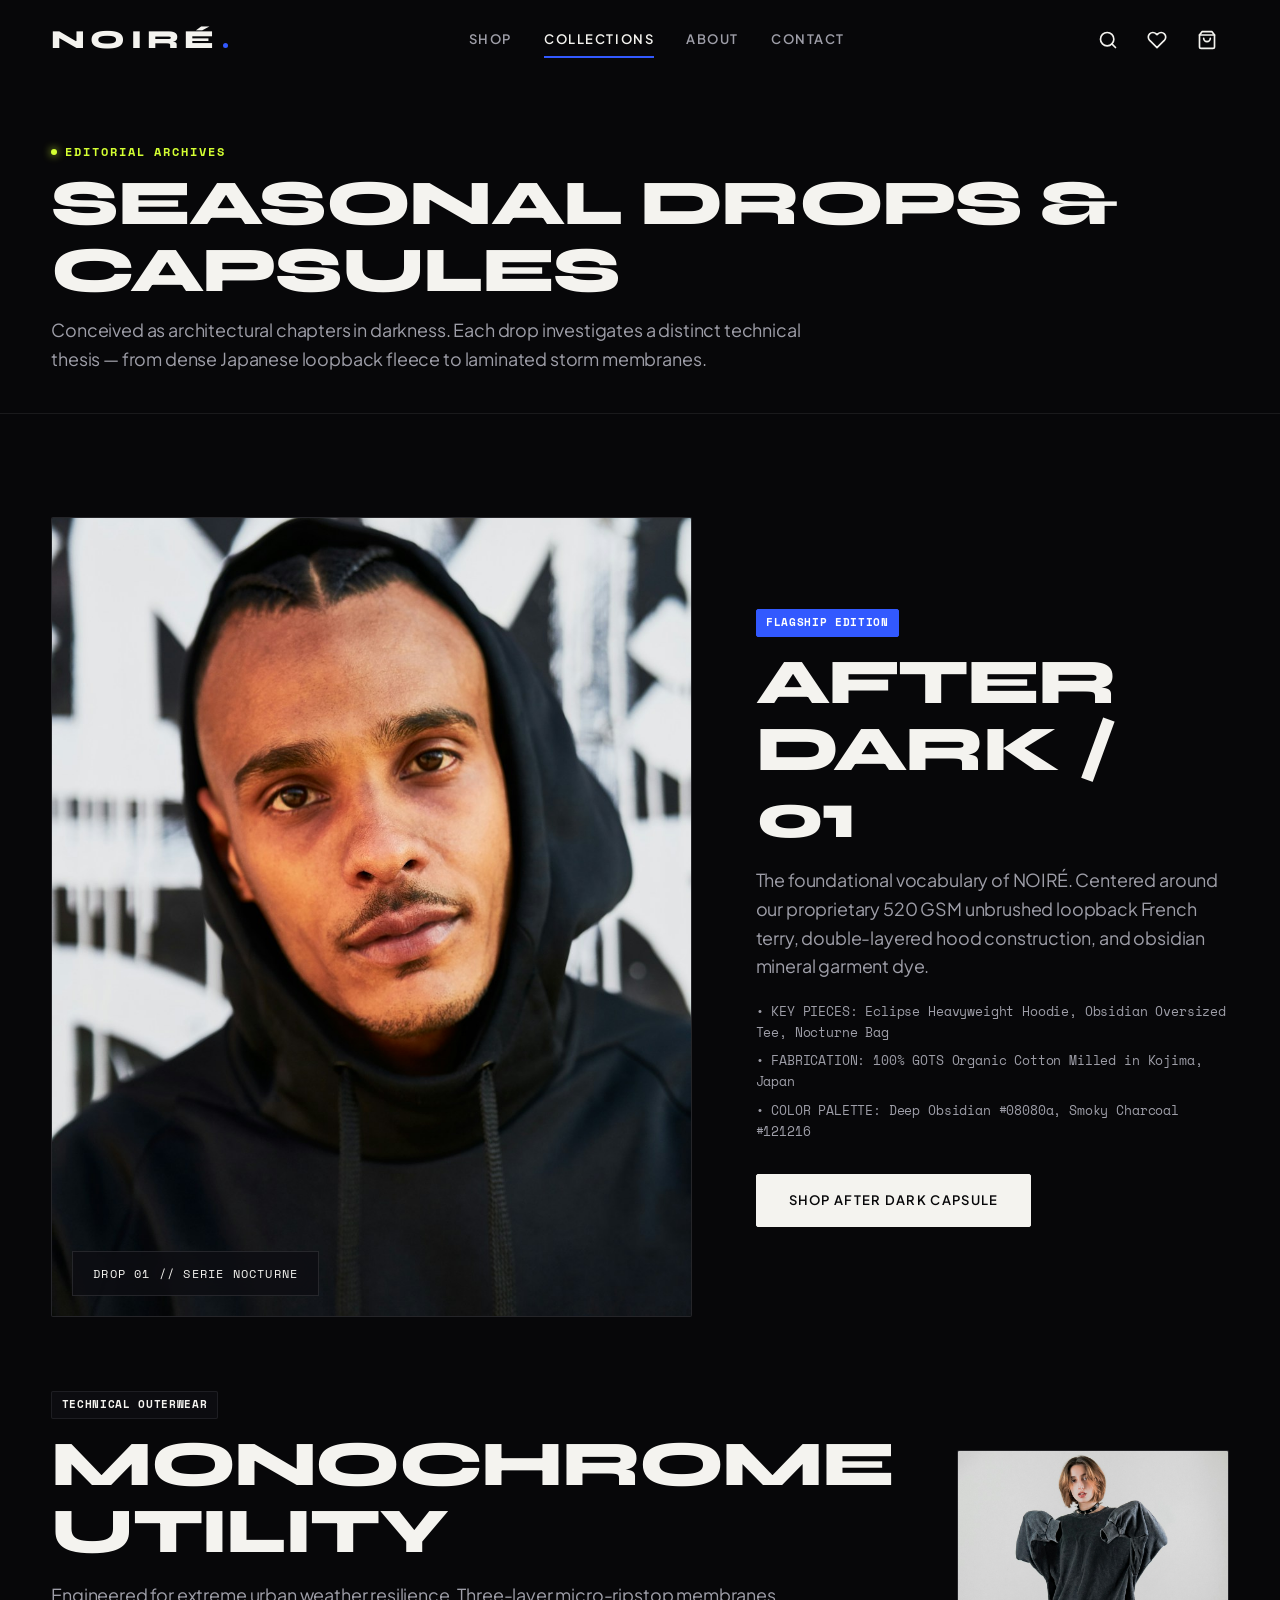
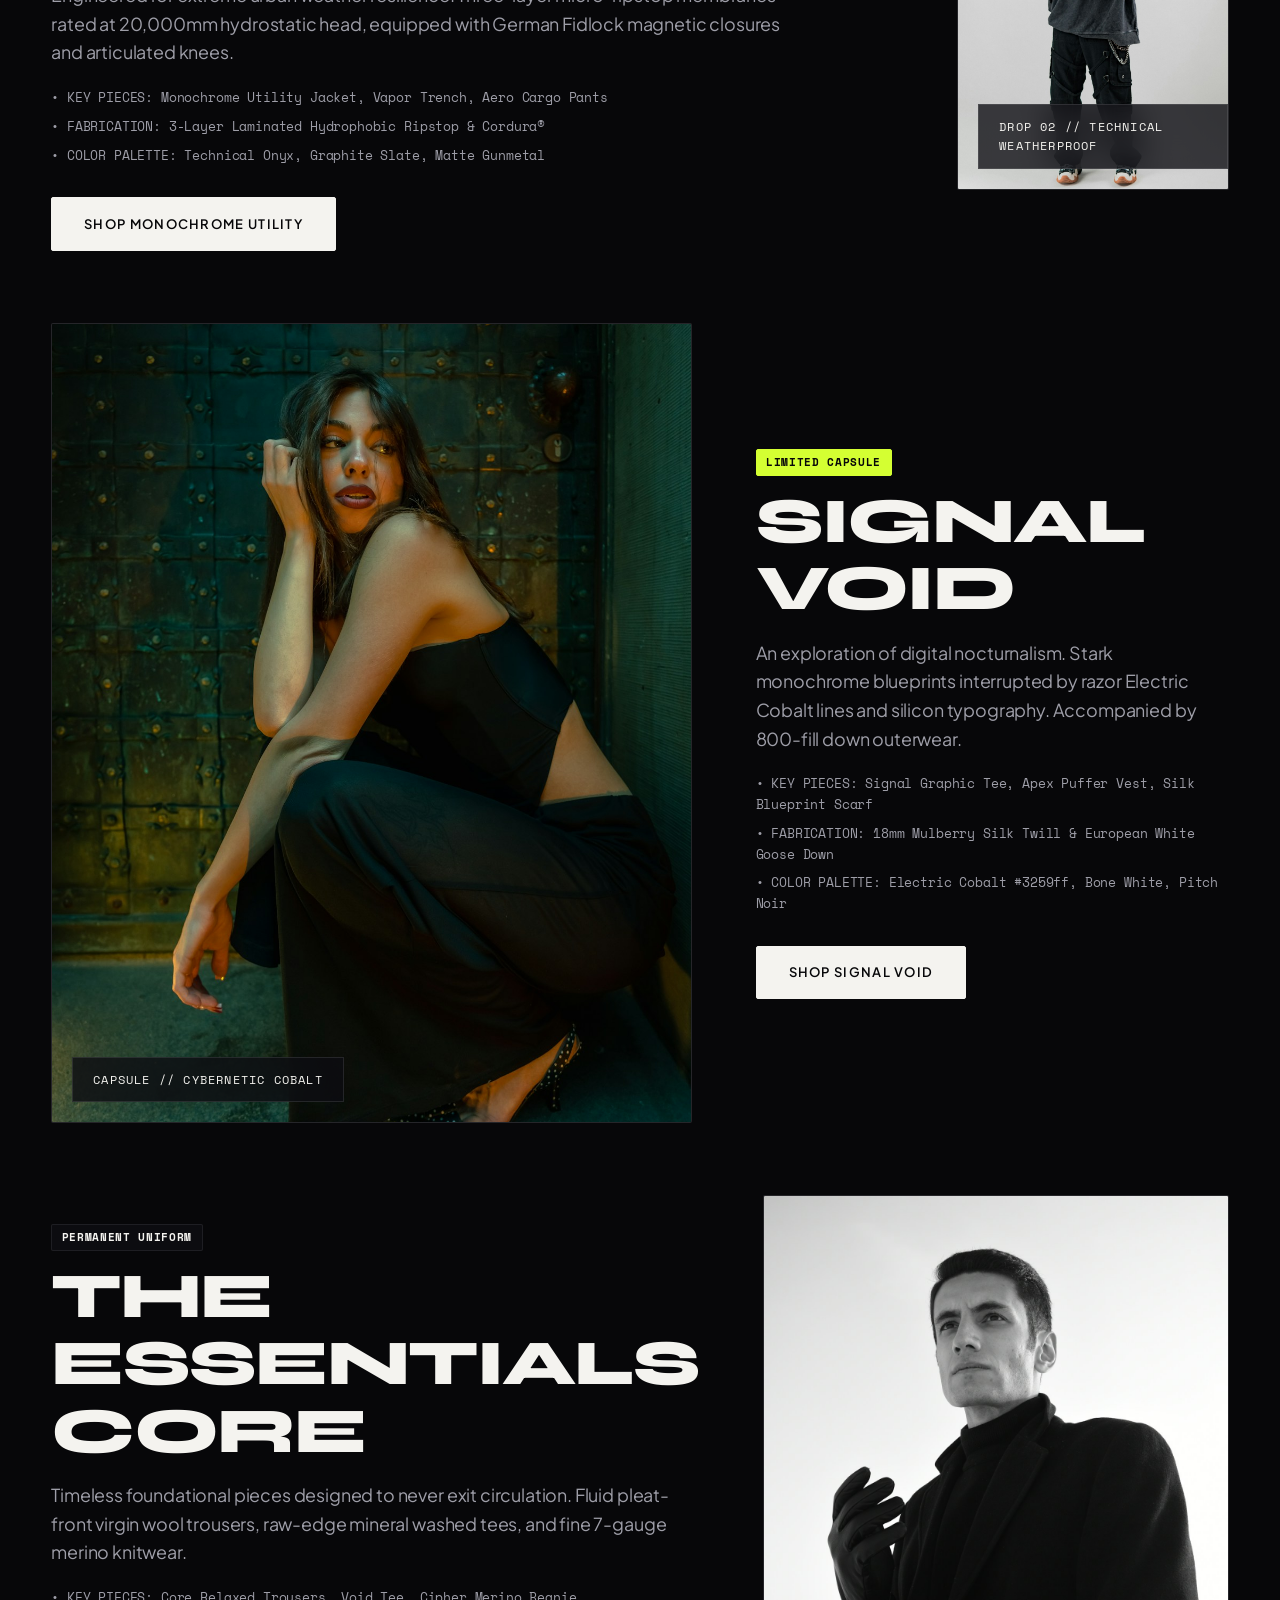
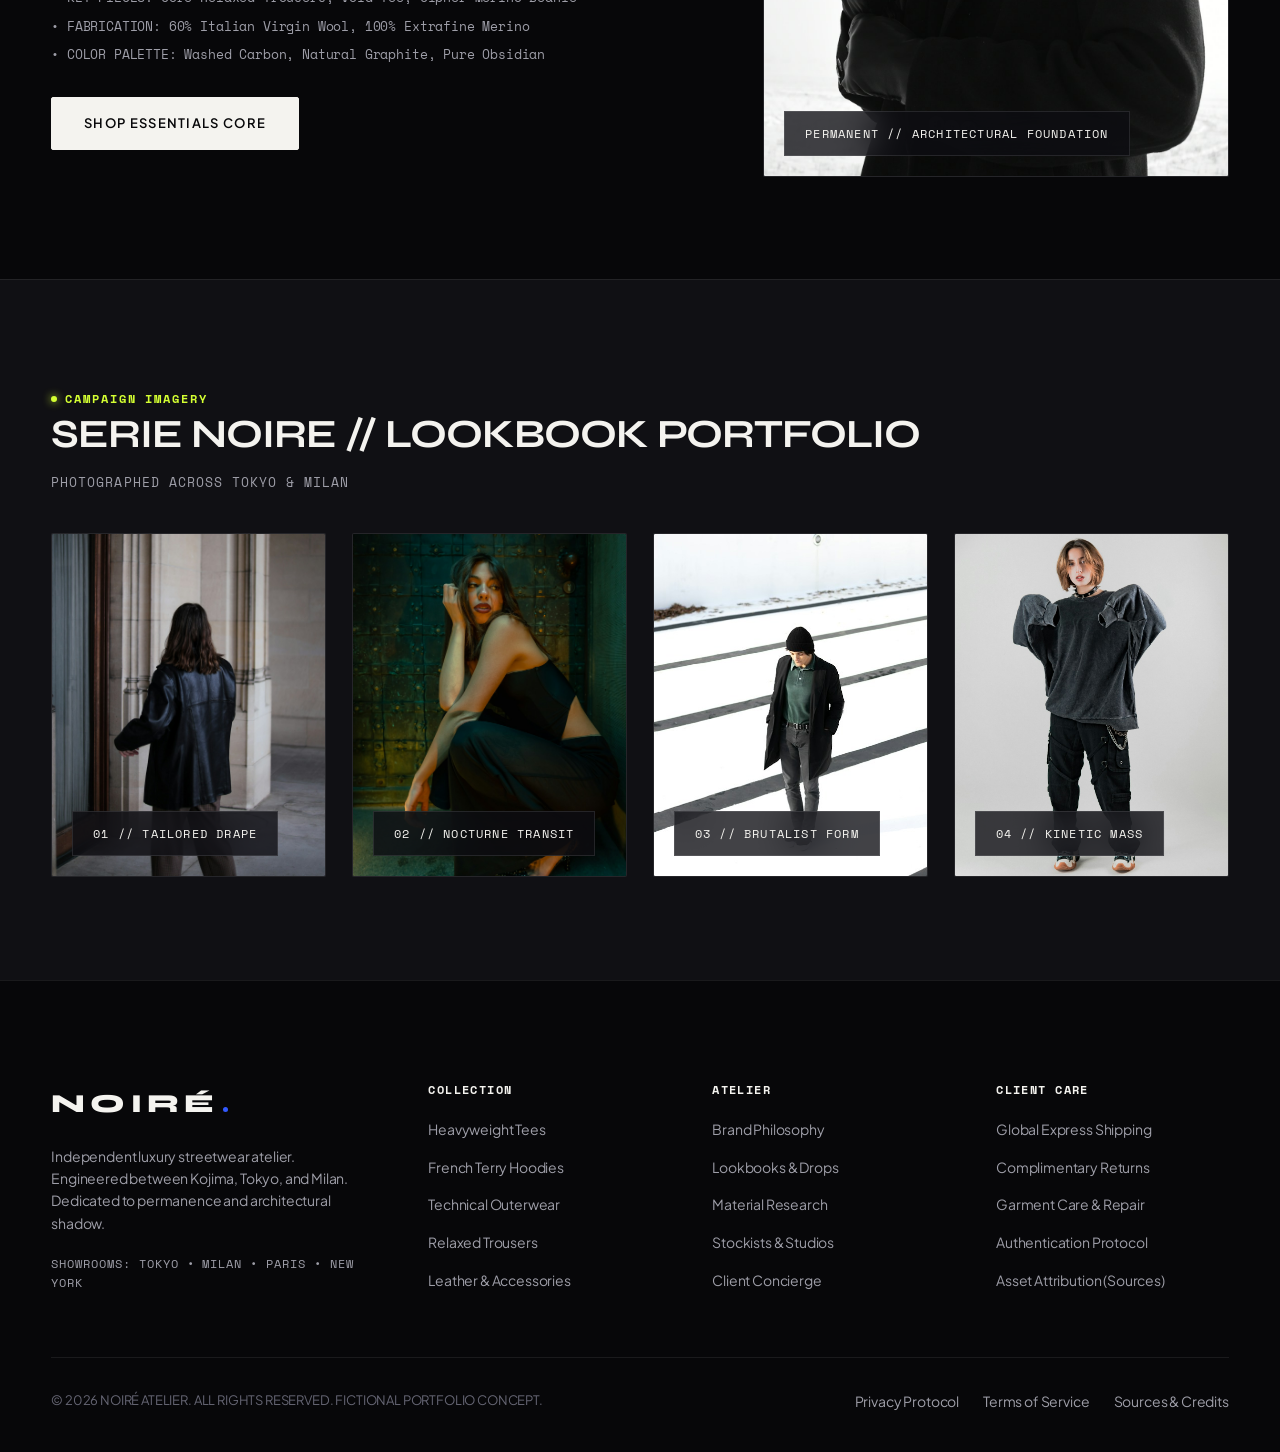
<file: collections.html>
<!DOCTYPE html>
<html lang="en">
<head>
  <meta charset="UTF-8">
  <meta name="viewport" content="width=device-width, initial-scale=1.0">
  <title>Collections & Lookbooks — NOIRÉ</title>
  <meta name="description" content="Explore NOIRÉ seasonal campaigns, drops, and editorial lookbooks: After Dark, Monochrome Utility, Signal Void, and Essentials Core.">
  <link rel="canonical" href="https://noire-atelier.com/collections.html">

  <meta property="og:type" content="website">
  <meta property="og:url" content="https://noire-atelier.com/collections.html">
  <meta property="og:title" content="Collections & Lookbooks — NOIRÉ">
  <meta property="og:description" content="Sequential drops and architectural campaigns from NOIRÉ.">
  <meta property="og:image" content="assets/images/collections/after-dark.jpg">

  <link rel="icon" href="data:image/svg+xml,<svg xmlns='http://www.w3.org/2000/svg' viewBox='0 0 100 100'><text y='.9em' font-size='90' fill='%233259ff'>N</text></svg>">
  <link rel="stylesheet" href="css/styles.css">

  <script type="application/ld+json">
  {
    "@context": "https://schema.org",
    "@type": "CollectionPage",
    "name": "NOIRÉ Collections & Lookbooks",
    "description": "Editorial campaigns and seasonal drops.",
    "url": "https://noire-atelier.com/collections.html"
  }
  </script>
</head>
<body>
  <a href="#main-content" class="skip-link">Skip to main content</a>
  <div id="site-backdrop" class="backdrop-overlay" aria-hidden="true"></div>

  <!-- Header -->
  <header class="site-header scrolled" role="banner">
    <div class="container header-inner">
      <a href="index.html" class="brand-logo" aria-label="NOIRÉ Home">
        NOIRÉ<span class="dot" aria-hidden="true"></span>
      </a>

      <nav class="nav-links" aria-label="Primary Navigation">
        <a href="shop.html" class="nav-link">Shop</a>
        <a href="collections.html" class="nav-link active">Collections</a>
        <a href="about.html" class="nav-link">About</a>
        <a href="contact.html" class="nav-link">Contact</a>
      </nav>

      <div class="header-actions">
        <button class="btn-icon" data-search-open aria-label="Open search (Ctrl+K)">
          <svg width="20" height="20" viewBox="0 0 24 24" fill="none" stroke="currentColor" stroke-width="2" stroke-linecap="round" stroke-linejoin="round" aria-hidden="true">
            <circle cx="11" cy="11" r="8"></circle>
            <line x1="21" y1="21" x2="16.65" y2="16.65"></line>
          </svg>
        </button>

        <a href="shop.html?filter=wishlist" class="btn-icon header-wishlist-link" aria-label="View Saved Wishlist Items">
          <svg width="20" height="20" viewBox="0 0 24 24" fill="none" stroke="currentColor" stroke-width="2" stroke-linecap="round" stroke-linejoin="round" aria-hidden="true">
            <path d="M20.84 4.61a5.5 5.5 0 0 0-7.78 0L12 5.67l-1.06-1.06a5.5 5.5 0 0 0-7.78 7.78l1.06 1.06L12 21.23l7.78-7.78 1.06-1.06a5.5 5.5 0 0 0 0-7.78z"></path>
          </svg>
          <span id="header-wishlist-count" class="action-count" style="display: none;" aria-label="0 saved items">0</span>
        </a>

        <button class="btn-icon" data-cart-open aria-label="Open shopping bag">
          <svg width="20" height="20" viewBox="0 0 24 24" fill="none" stroke="currentColor" stroke-width="2" stroke-linecap="round" stroke-linejoin="round" aria-hidden="true">
            <path d="M6 2L3 6v14a2 2 0 0 0 2 2h14a2 2 0 0 0 2-2V6l-3-4z"></path>
            <line x1="3" y1="6" x2="21" y2="6"></line>
            <path d="M16 10a4 4 0 0 1-8 0"></path>
          </svg>
          <span id="header-cart-count" class="action-count" style="display: none;" aria-label="0 items in bag">0</span>
        </button>

        <button id="mobile-menu-trigger" class="btn-icon mobile-menu-btn" aria-label="Open navigation menu">
          <svg width="22" height="22" viewBox="0 0 24 24" fill="none" stroke="currentColor" stroke-width="2" stroke-linecap="round" stroke-linejoin="round" aria-hidden="true">
            <line x1="3" y1="12" x2="21" y2="12"></line>
            <line x1="3" y1="6" x2="21" y2="6"></line>
            <line x1="3" y1="18" x2="21" y2="18"></line>
          </svg>
        </button>
      </div>
    </div>
  </header>

  <!-- Mobile Nav Drawer -->
  <aside id="mobile-nav-drawer" class="mobile-nav-drawer" aria-label="Mobile Navigation" aria-hidden="true">
    <div>
      <div class="flex-between">
        <a href="index.html" class="brand-logo">NOIRÉ<span class="dot"></span></a>
        <button id="mobile-menu-close" class="btn-icon" aria-label="Close navigation menu">
          <svg width="22" height="22" viewBox="0 0 24 24" fill="none" stroke="currentColor" stroke-width="2">
            <line x1="18" y1="6" x2="6" y2="18"></line>
            <line x1="6" y1="6" x2="18" y2="18"></line>
          </svg>
        </button>
      </div>
      <nav class="mobile-nav-links">
        <a href="index.html" class="mobile-nav-link">Home</a>
        <a href="shop.html" class="mobile-nav-link">Shop Collection</a>
        <a href="shop.html?filter=wishlist" class="mobile-nav-link">Saved Wishlist</a>
        <a href="collections.html" class="mobile-nav-link active">Collections</a>
        <a href="about.html" class="mobile-nav-link">Atelier & Manifesto</a>
        <a href="contact.html" class="mobile-nav-link">Client Concierge</a>
      </nav>
    </div>
  </aside>

  <!-- Main Content -->
  <main id="main-content">
    <section class="shop-hero">
      <div class="container">
        <span class="eyebrow eyebrow-volt">Editorial Archives</span>
        <h1 class="display-title" style="margin-top: 0.5rem; margin-bottom: 0.75rem;">
          SEASONAL DROPS & CAPSULES
        </h1>
        <p class="lead-text">
          Conceived as architectural chapters in darkness. Each drop investigates a distinct technical thesis — from dense Japanese loopback fleece to laminated storm membranes.
        </p>
      </div>
    </section>

    <!-- Detailed Drops Showcase -->
    <div class="container section-spacing">
      <div style="display: flex; flex-direction: column; gap: 4.5rem;">
        
        <!-- Drop 01 -->
        <article class="editorial-split">
          <div class="editorial-frame">
            <img src="assets/images/collections/after-dark.jpg" alt="After Dark Campaign Hero Image" loading="lazy">
            <div class="editorial-overlay-tag">DROP 01 // SERIE NOCTURNE</div>
          </div>
          <div>
            <span class="badge badge-accent" style="margin-bottom: 0.75rem;">Flagship Edition</span>
            <h2 class="display-title" style="margin-bottom: 1rem;">AFTER DARK / 01</h2>
            <p class="lead-text" style="margin-bottom: 1.25rem;">
              The foundational vocabulary of NOIRÉ. Centered around our proprietary 520 GSM unbrushed loopback French terry, double-layered hood construction, and obsidian mineral garment dye.
            </p>
            <ul style="display: flex; flex-direction: column; gap: 0.5rem; margin-bottom: 2rem; font-family: var(--font-mono); font-size: 0.8125rem; color: var(--color-text-secondary);">
              <li>• KEY PIECES: Eclipse Heavyweight Hoodie, Obsidian Oversized Tee, Nocturne Bag</li>
              <li>• FABRICATION: 100% GOTS Organic Cotton Milled in Kojima, Japan</li>
              <li>• COLOR PALETTE: Deep Obsidian #08080a, Smoky Charcoal #121216</li>
            </ul>
            <a href="shop.html?category=hoodies" class="btn btn-primary">Shop After Dark Capsule</a>
          </div>
        </article>

        <!-- Drop 02 -->
        <article class="editorial-split" style="direction: rtl;">
          <div class="editorial-frame" style="direction: ltr;">
            <img src="assets/images/collections/monochrome-utility.jpg" alt="Monochrome Utility Technical Outerwear" loading="lazy">
            <div class="editorial-overlay-tag">DROP 02 // TECHNICAL WEATHERPROOF</div>
          </div>
          <div style="direction: ltr;">
            <span class="badge" style="margin-bottom: 0.75rem;">Technical Outerwear</span>
            <h2 class="display-title" style="margin-bottom: 1rem;">MONOCHROME UTILITY</h2>
            <p class="lead-text" style="margin-bottom: 1.25rem;">
              Engineered for extreme urban weather resilience. Three-layer micro-ripstop membranes rated at 20,000mm hydrostatic head, equipped with German Fidlock magnetic closures and articulated knees.
            </p>
            <ul style="display: flex; flex-direction: column; gap: 0.5rem; margin-bottom: 2rem; font-family: var(--font-mono); font-size: 0.8125rem; color: var(--color-text-secondary);">
              <li>• KEY PIECES: Monochrome Utility Jacket, Vapor Trench, Aero Cargo Pants</li>
              <li>• FABRICATION: 3-Layer Laminated Hydrophobic Ripstop & Cordura®</li>
              <li>• COLOR PALETTE: Technical Onyx, Graphite Slate, Matte Gunmetal</li>
            </ul>
            <a href="shop.html?category=outerwear" class="btn btn-primary">Shop Monochrome Utility</a>
          </div>
        </article>

        <!-- Drop 03 -->
        <article class="editorial-split">
          <div class="editorial-frame">
            <img src="assets/images/collections/signal-void.jpg" alt="Signal Void High Contrast Streetwear" loading="lazy">
            <div class="editorial-overlay-tag">CAPSULE // CYBERNETIC COBALT</div>
          </div>
          <div>
            <span class="badge badge-volt" style="margin-bottom: 0.75rem;">Limited Capsule</span>
            <h2 class="display-title" style="margin-bottom: 1rem;">SIGNAL VOID</h2>
            <p class="lead-text" style="margin-bottom: 1.25rem;">
              An exploration of digital nocturnalism. Stark monochrome blueprints interrupted by razor Electric Cobalt lines and silicon typography. Accompanied by 800-fill down outerwear.
            </p>
            <ul style="display: flex; flex-direction: column; gap: 0.5rem; margin-bottom: 2rem; font-family: var(--font-mono); font-size: 0.8125rem; color: var(--color-text-secondary);">
              <li>• KEY PIECES: Signal Graphic Tee, Apex Puffer Vest, Silk Blueprint Scarf</li>
              <li>• FABRICATION: 18mm Mulberry Silk Twill & European White Goose Down</li>
              <li>• COLOR PALETTE: Electric Cobalt #3259ff, Bone White, Pitch Noir</li>
            </ul>
            <a href="shop.html?category=tees" class="btn btn-primary">Shop Signal Void</a>
          </div>
        </article>

        <!-- Drop 04 -->
        <article class="editorial-split" style="direction: rtl;">
          <div class="editorial-frame" style="direction: ltr;">
            <img src="assets/images/collections/essentials-core.jpg" alt="Essentials Core Permanent Tailored Streetwear" loading="lazy">
            <div class="editorial-overlay-tag">PERMANENT // ARCHITECTURAL FOUNDATION</div>
          </div>
          <div style="direction: ltr;">
            <span class="badge" style="margin-bottom: 0.75rem;">Permanent Uniform</span>
            <h2 class="display-title" style="margin-bottom: 1rem;">THE ESSENTIALS CORE</h2>
            <p class="lead-text" style="margin-bottom: 1.25rem;">
              Timeless foundational pieces designed to never exit circulation. Fluid pleat-front virgin wool trousers, raw-edge mineral washed tees, and fine 7-gauge merino knitwear.
            </p>
            <ul style="display: flex; flex-direction: column; gap: 0.5rem; margin-bottom: 2rem; font-family: var(--font-mono); font-size: 0.8125rem; color: var(--color-text-secondary);">
              <li>• KEY PIECES: Core Relaxed Trousers, Void Tee, Cipher Merino Beanie</li>
              <li>• FABRICATION: 60% Italian Virgin Wool, 100% Extrafine Merino</li>
              <li>• COLOR PALETTE: Washed Carbon, Natural Graphite, Pure Obsidian</li>
            </ul>
            <a href="shop.html?category=trousers" class="btn btn-primary">Shop Essentials Core</a>
          </div>
        </article>

      </div>
    </div>

    <!-- Editorial Lookbook Grid -->
    <section class="section-spacing" style="background: var(--color-bg-surface); border-top: 1px solid var(--color-border-hairline);">
      <div class="container">
        <div class="flex-between" style="margin-bottom: 2.5rem; flex-wrap: wrap; gap: 1rem;">
          <div>
            <span class="eyebrow eyebrow-volt">Campaign Imagery</span>
            <h2 class="heading-section" style="margin-top: 0.25rem;">Serie Noire // Lookbook Portfolio</h2>
          </div>
          <span class="font-mono text-muted">Photographed across Tokyo & Milan</span>
        </div>

        <div class="grid-4">
          <div class="editorial-frame">
            <img src="assets/images/editorial/lookbook-01.jpg" alt="Lookbook Shot 01 - Architectural Tailored Streetwear" loading="lazy">
            <div class="editorial-overlay-tag">01 // TAILORED DRAPE</div>
          </div>
          <div class="editorial-frame">
            <img src="assets/images/editorial/lookbook-02.jpg" alt="Lookbook Shot 02 - Nocturnal Urban Movement" loading="lazy">
            <div class="editorial-overlay-tag">02 // NOCTURNE TRANSIT</div>
          </div>
          <div class="editorial-frame">
            <img src="assets/images/editorial/lookbook-03.jpg" alt="Lookbook Shot 03 - Brutalist Street Silhouette" loading="lazy">
            <div class="editorial-overlay-tag">03 // BRUTALIST FORM</div>
          </div>
          <div class="editorial-frame">
            <img src="assets/images/editorial/lookbook-04.jpg" alt="Lookbook Shot 04 - Fluid Motion in Heavy Cotton" loading="lazy">
            <div class="editorial-overlay-tag">04 // KINETIC MASS</div>
          </div>
        </div>
      </div>
    </section>
  </main>

  <!-- Site Footer -->
  <footer class="site-footer" role="contentinfo">
    <div class="container">
      <div class="footer-top">
        <div class="footer-brand">
          <a href="index.html" class="brand-logo">NOIRÉ<span class="dot"></span></a>
          <p class="footer-desc">
            Independent luxury streetwear atelier. Engineered between Kojima, Tokyo, and Milan. Dedicated to permanence and architectural shadow.
          </p>
          <div class="font-mono text-muted" style="font-size: 0.75rem;">
            SHOWROOMS: TOKYO • MILAN • PARIS • NEW YORK
          </div>
        </div>

        <div>
          <h4 class="footer-column-title">Collection</h4>
          <ul class="footer-links">
            <li><a href="shop.html?category=tees" class="footer-link">Heavyweight Tees</a></li>
            <li><a href="shop.html?category=hoodies" class="footer-link">French Terry Hoodies</a></li>
            <li><a href="shop.html?category=outerwear" class="footer-link">Technical Outerwear</a></li>
            <li><a href="shop.html?category=trousers" class="footer-link">Relaxed Trousers</a></li>
            <li><a href="shop.html?category=accessories" class="footer-link">Leather & Accessories</a></li>
          </ul>
        </div>

        <div>
          <h4 class="footer-column-title">Atelier</h4>
          <ul class="footer-links">
            <li><a href="about.html" class="footer-link">Brand Philosophy</a></li>
            <li><a href="collections.html" class="footer-link">Lookbooks & Drops</a></li>
            <li><a href="about.html#craft" class="footer-link">Material Research</a></li>
            <li><a href="contact.html" class="footer-link">Stockists & Studios</a></li>
            <li><a href="contact.html#concierge" class="footer-link">Client Concierge</a></li>
          </ul>
        </div>

        <div>
          <h4 class="footer-column-title">Client Care</h4>
          <ul class="footer-links">
            <li><a href="contact.html" class="footer-link">Global Express Shipping</a></li>
            <li><a href="contact.html" class="footer-link">Complimentary Returns</a></li>
            <li><a href="contact.html" class="footer-link">Garment Care & Repair</a></li>
            <li><a href="contact.html" class="footer-link">Authentication Protocol</a></li>
            <li><a href="assets/SOURCES.md" class="footer-link">Asset Attribution (Sources)</a></li>
          </ul>
        </div>
      </div>

      <div class="footer-bottom">
        <div>
          &copy; 2026 NOIRÉ ATELIER. ALL RIGHTS RESERVED. FICTIONAL PORTFOLIO CONCEPT.
        </div>
        <div class="footer-legal-links">
          <a href="about.html" class="footer-link">Privacy Protocol</a>
          <a href="about.html" class="footer-link">Terms of Service</a>
          <a href="assets/SOURCES.md" class="footer-link">Sources & Credits</a>
        </div>
      </div>
    </div>
  </footer>

  <!-- Slide-Over Shopping Bag Drawer -->
  <aside id="cart-drawer" class="cart-drawer" aria-label="Shopping Bag" role="dialog" aria-modal="true" aria-hidden="true">
    <div class="cart-header">
      <h3 class="cart-title">
        SHOPPING BAG <span id="cart-header-count" class="font-mono text-muted">(0)</span>
      </h3>
      <button id="cart-drawer-close" class="btn-icon" aria-label="Close shopping bag">
        <svg width="20" height="20" viewBox="0 0 24 24" fill="none" stroke="currentColor" stroke-width="2">
          <line x1="18" y1="6" x2="6" y2="18"></line>
          <line x1="6" y1="6" x2="18" y2="18"></line>
        </svg>
      </button>
    </div>

    <div class="cart-shipping-meter">
      <div id="shipping-meter-text">Add <strong>$250</strong> for Complimentary Express Shipping</div>
      <div class="shipping-bar-bg">
        <div id="shipping-bar-fill" class="shipping-bar-fill"></div>
      </div>
    </div>

    <div id="cart-drawer-body" class="cart-body"></div>

    <div id="cart-drawer-footer" class="cart-footer">
      <div class="cart-summary-row">
        <span>Subtotal</span>
        <span id="cart-subtotal" class="font-mono">$0.00</span>
      </div>
      <div class="cart-summary-row">
        <span>Worldwide Shipping</span>
        <span class="font-mono" style="color: var(--color-signal-volt);">Complimentary Over $250</span>
      </div>
      <div class="cart-summary-row total">
        <span>Estimated Total</span>
        <span id="cart-total" class="font-mono">$0.00</span>
      </div>
      <button id="cart-checkout-btn" class="btn btn-primary btn-full">
        Proceed to Checkout
      </button>
      <span class="font-mono text-subtle" style="font-size: 0.6875rem; text-align: center;">
        🔒 Encrypted End-to-End • 30-Day Atelier Guarantee
      </span>
    </div>
  </aside>

  <!-- Live Search Modal -->
  <div id="search-modal" class="search-modal" role="dialog" aria-modal="true" aria-label="Live Search Catalog">
    <div class="search-container">
      <div class="flex-between">
        <span class="eyebrow">Search Catalog</span>
        <button id="search-modal-close" class="btn-icon" aria-label="Close search modal">
          <svg width="22" height="22" viewBox="0 0 24 24" fill="none" stroke="currentColor" stroke-width="2">
            <line x1="18" y1="6" x2="6" y2="18"></line>
            <line x1="6" y1="6" x2="18" y2="18"></line>
          </svg>
        </button>
      </div>
      <div class="search-input-wrapper">
        <input type="text" 
               id="search-input-main" 
               class="search-input-main" 
               placeholder="Search by piece, fabric, or collection (e.g., Obsidian, Hoodie)..."
               aria-label="Search items">
      </div>
      <div id="search-results-list" class="search-results-list"></div>
    </div>
  </div>

  <script src="js/products-data.js"></script>
  <script src="js/main.js"></script>
</body>
</html>
</file>
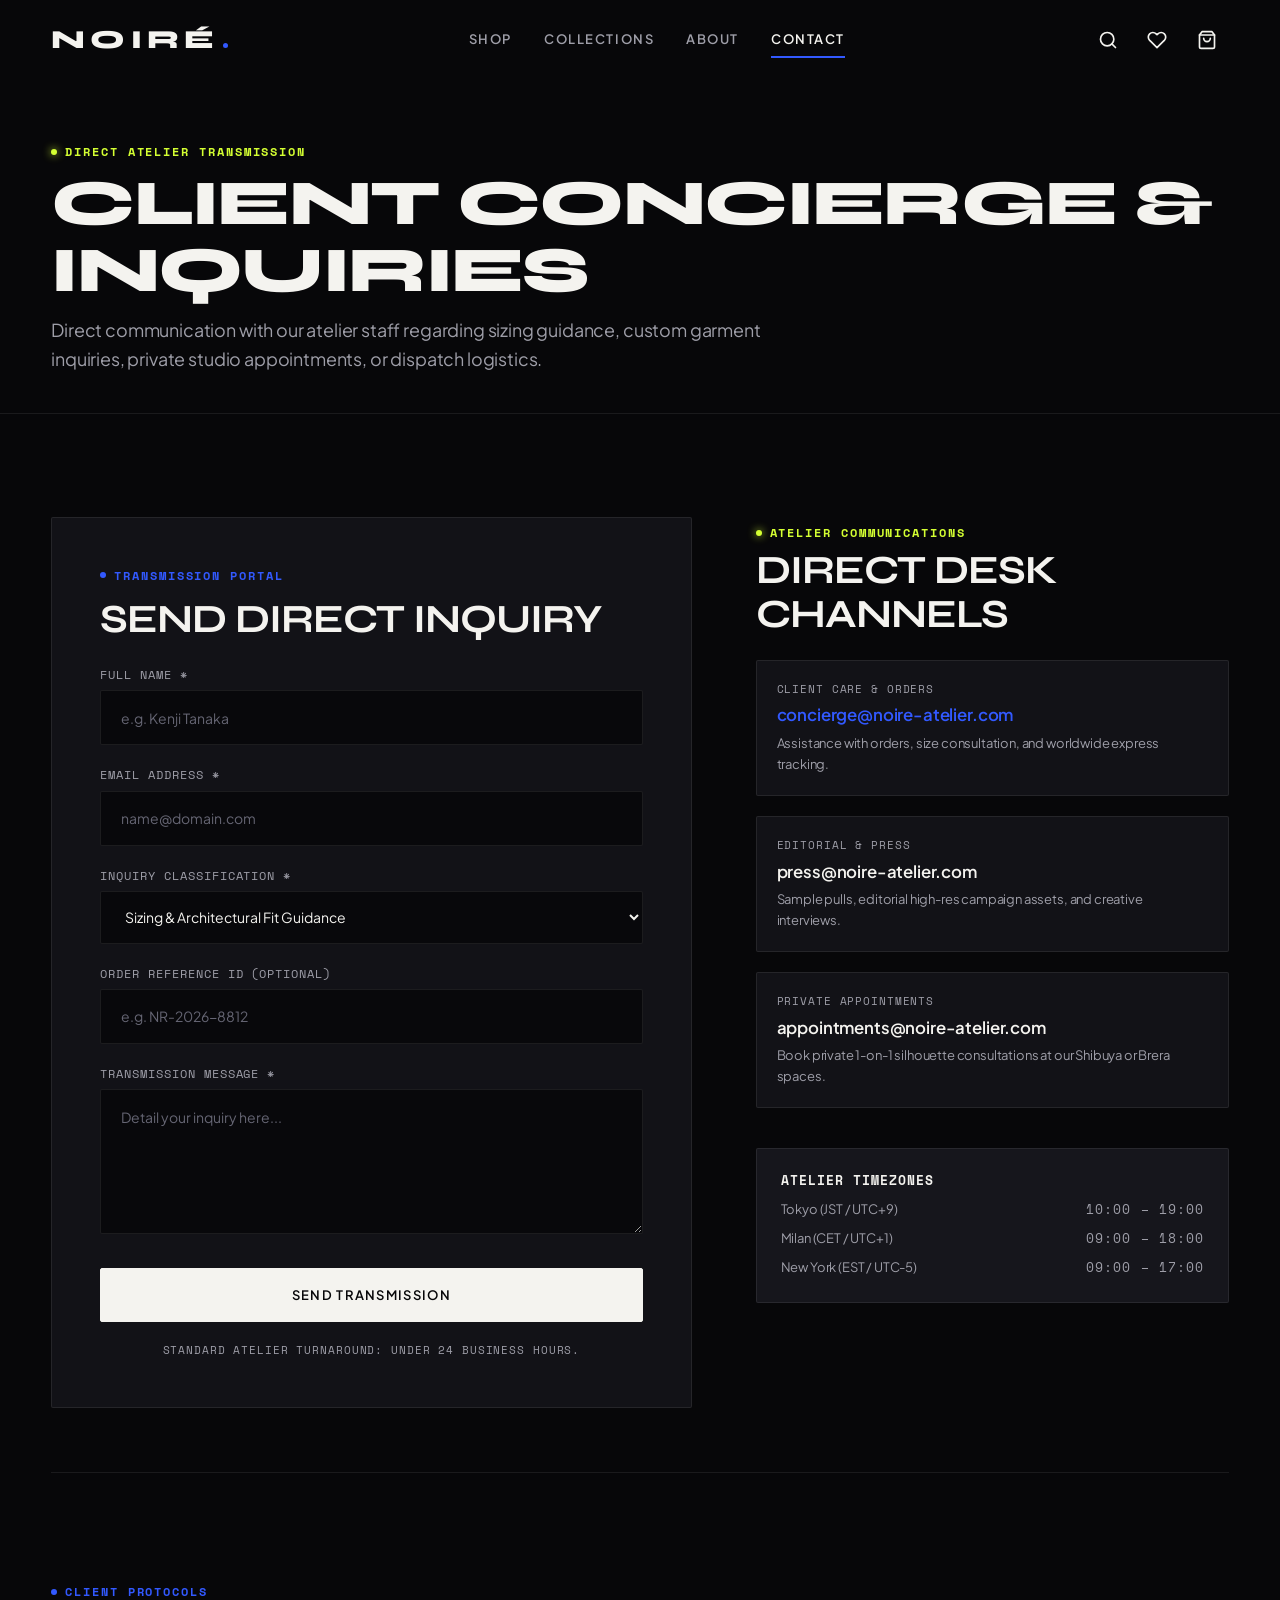
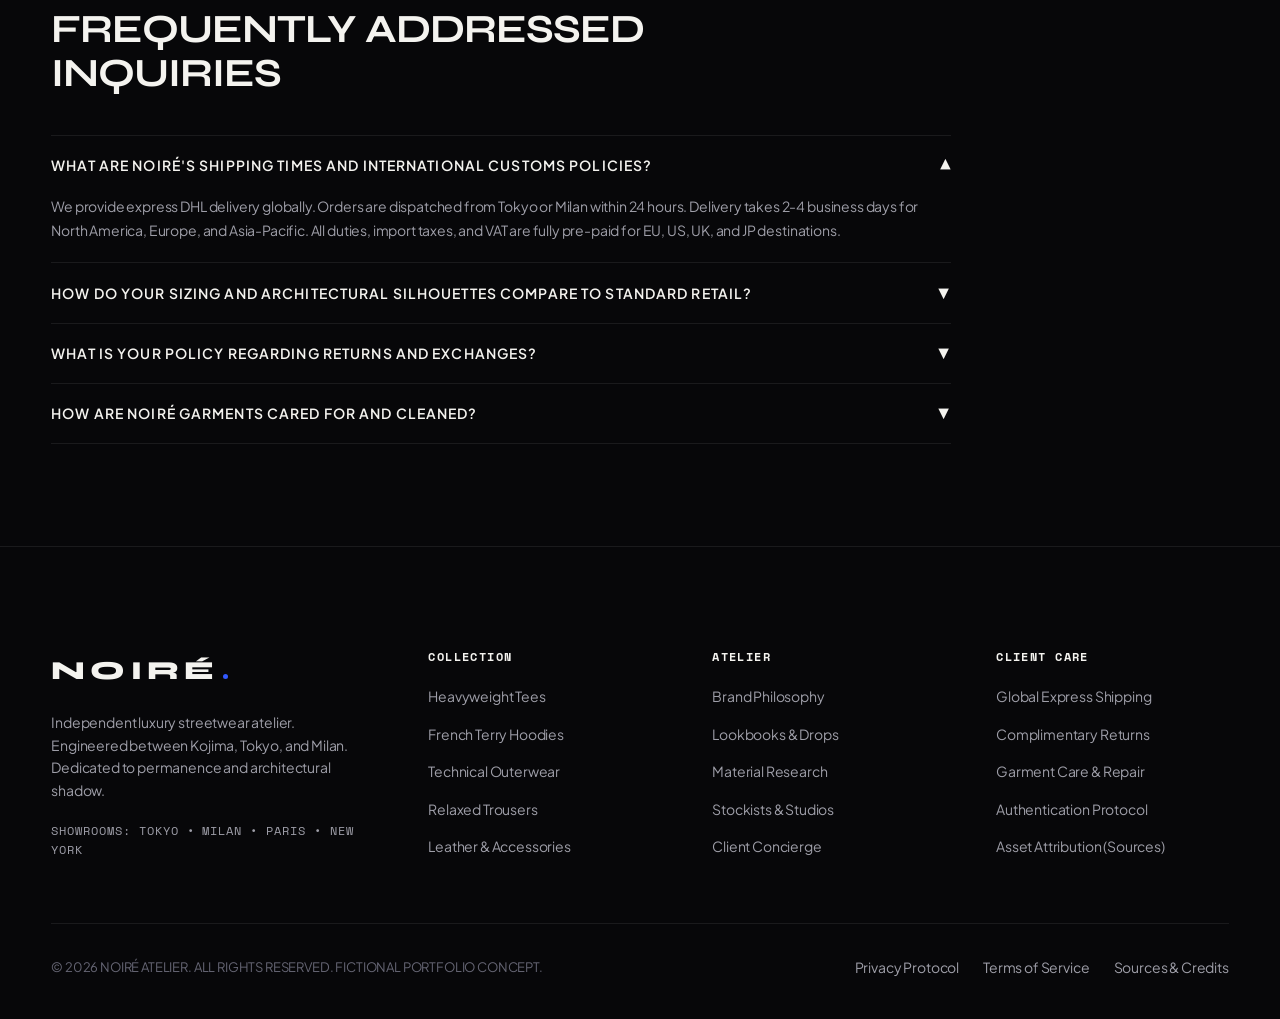
<file: contact.html>
<!DOCTYPE html>
<html lang="en">
<head>
  <meta charset="UTF-8">
  <meta name="viewport" content="width=device-width, initial-scale=1.0">
  <title>Client Concierge & Inquiries — NOIRÉ</title>
  <meta name="description" content="Contact the NOIRÉ atelier concierge. Private fitting appointments, press requests, international shipping assistance, and order inquiries.">
  <link rel="canonical" href="https://noire-atelier.com/contact.html">

  <meta property="og:type" content="website">
  <meta property="og:url" content="https://noire-atelier.com/contact.html">
  <meta property="og:title" content="Client Concierge & Inquiries — NOIRÉ">
  <meta property="og:description" content="Direct communication with the NOIRÉ atelier concierge.">
  <meta property="og:image" content="assets/images/hero/hero-campaign.jpg">

  <link rel="icon" href="data:image/svg+xml,<svg xmlns='http://www.w3.org/2000/svg' viewBox='0 0 100 100'><text y='.9em' font-size='90' fill='%233259ff'>N</text></svg>">
  <link rel="stylesheet" href="css/styles.css">

  <script type="application/ld+json">
  {
    "@context": "https://schema.org",
    "@type": "ContactPage",
    "name": "NOIRÉ Client Concierge",
    "description": "Customer support and atelier inquiries.",
    "url": "https://noire-atelier.com/contact.html"
  }
  </script>
</head>
<body>
  <a href="#main-content" class="skip-link">Skip to main content</a>
  <div id="site-backdrop" class="backdrop-overlay" aria-hidden="true"></div>

  <!-- Header -->
  <header class="site-header scrolled" role="banner">
    <div class="container header-inner">
      <a href="index.html" class="brand-logo" aria-label="NOIRÉ Home">
        NOIRÉ<span class="dot"></span>
      </a>

      <nav class="nav-links" aria-label="Primary Navigation">
        <a href="shop.html" class="nav-link">Shop</a>
        <a href="collections.html" class="nav-link">Collections</a>
        <a href="about.html" class="nav-link">About</a>
        <a href="contact.html" class="nav-link active">Contact</a>
      </nav>

      <div class="header-actions">
        <button class="btn-icon" data-search-open aria-label="Open search (Ctrl+K)">
          <svg width="20" height="20" viewBox="0 0 24 24" fill="none" stroke="currentColor" stroke-width="2" stroke-linecap="round" stroke-linejoin="round" aria-hidden="true">
            <circle cx="11" cy="11" r="8"></circle>
            <line x1="21" y1="21" x2="16.65" y2="16.65"></line>
          </svg>
        </button>

        <a href="shop.html?filter=wishlist" class="btn-icon header-wishlist-link" aria-label="View Saved Wishlist Items">
          <svg width="20" height="20" viewBox="0 0 24 24" fill="none" stroke="currentColor" stroke-width="2" stroke-linecap="round" stroke-linejoin="round" aria-hidden="true">
            <path d="M20.84 4.61a5.5 5.5 0 0 0-7.78 0L12 5.67l-1.06-1.06a5.5 5.5 0 0 0-7.78 7.78l1.06 1.06L12 21.23l7.78-7.78 1.06-1.06a5.5 5.5 0 0 0 0-7.78z"></path>
          </svg>
          <span id="header-wishlist-count" class="action-count" style="display: none;" aria-label="0 saved items">0</span>
        </a>

        <button class="btn-icon" data-cart-open aria-label="Open shopping bag">
          <svg width="20" height="20" viewBox="0 0 24 24" fill="none" stroke="currentColor" stroke-width="2" stroke-linecap="round" stroke-linejoin="round" aria-hidden="true">
            <path d="M6 2L3 6v14a2 2 0 0 0 2 2h14a2 2 0 0 0 2-2V6l-3-4z"></path>
            <line x1="3" y1="6" x2="21" y2="6"></line>
            <path d="M16 10a4 4 0 0 1-8 0"></path>
          </svg>
          <span id="header-cart-count" class="action-count" style="display: none;" aria-label="0 items in bag">0</span>
        </button>

        <button id="mobile-menu-trigger" class="btn-icon mobile-menu-btn" aria-label="Open navigation menu">
          <svg width="22" height="22" viewBox="0 0 24 24" fill="none" stroke="currentColor" stroke-width="2" stroke-linecap="round" stroke-linejoin="round" aria-hidden="true">
            <line x1="3" y1="12" x2="21" y2="12"></line>
            <line x1="3" y1="6" x2="21" y2="6"></line>
            <line x1="3" y1="18" x2="21" y2="18"></line>
          </svg>
        </button>
      </div>
    </div>
  </header>

  <!-- Mobile Nav Drawer -->
  <aside id="mobile-nav-drawer" class="mobile-nav-drawer" aria-label="Mobile Navigation" aria-hidden="true">
    <div>
      <div class="flex-between">
        <a href="index.html" class="brand-logo">NOIRÉ<span class="dot"></span></a>
        <button id="mobile-menu-close" class="btn-icon" aria-label="Close navigation menu">
          <svg width="22" height="22" viewBox="0 0 24 24" fill="none" stroke="currentColor" stroke-width="2">
            <line x1="18" y1="6" x2="6" y2="18"></line>
            <line x1="6" y1="6" x2="18" y2="18"></line>
          </svg>
        </button>
      </div>
      <nav class="mobile-nav-links">
        <a href="index.html" class="mobile-nav-link">Home</a>
        <a href="shop.html" class="mobile-nav-link">Shop Collection</a>
        <a href="collections.html" class="mobile-nav-link">Collections</a>
        <a href="about.html" class="mobile-nav-link">Atelier & Manifesto</a>
        <a href="contact.html" class="mobile-nav-link active">Client Concierge</a>
        <a href="shop.html?filter=wishlist" class="mobile-nav-link">Saved Wishlist</a>
      </nav>
    </div>
  </aside>

  <!-- Main Content -->
  <main id="main-content">
    <section class="shop-hero">
      <div class="container">
        <span class="eyebrow eyebrow-volt">Direct Atelier Transmission</span>
        <h1 class="display-title" style="margin-top: 0.5rem; margin-bottom: 0.75rem;">
          CLIENT CONCIERGE & INQUIRIES
        </h1>
        <p class="lead-text">
          Direct communication with our atelier staff regarding sizing guidance, custom garment inquiries, private studio appointments, or dispatch logistics.
        </p>
      </div>
    </section>

    <div class="container section-spacing">
      <div class="editorial-split" style="align-items: start; gap: 4rem;">
        <!-- Contact Form -->
        <div class="product-card" style="padding: clamp(1.75rem, 4vw, 3rem);">
          <span class="eyebrow" style="margin-bottom: 0.75rem;">Transmission Portal</span>
          <h2 class="heading-section" style="margin-bottom: 1.5rem;">Send Direct Inquiry</h2>
          
          <form id="contact-inquiry-form" aria-label="Concierge Contact Form">
            <div style="display: flex; flex-direction: column; gap: 1.25rem;">
              <div>
                <label for="contact-name" class="font-mono" style="font-size: 0.75rem; color: var(--color-text-secondary); display: block; margin-bottom: 0.4rem;">
                  FULL NAME *
                </label>
                <input type="text" id="contact-name" class="input-field" style="width: 100%;" placeholder="e.g. Kenji Tanaka" required>
              </div>

              <div>
                <label for="contact-email" class="font-mono" style="font-size: 0.75rem; color: var(--color-text-secondary); display: block; margin-bottom: 0.4rem;">
                  EMAIL ADDRESS *
                </label>
                <input type="email" id="contact-email" class="input-field" style="width: 100%;" placeholder="name@domain.com" required>
              </div>

              <div>
                <label for="contact-subject" class="font-mono" style="font-size: 0.75rem; color: var(--color-text-secondary); display: block; margin-bottom: 0.4rem;">
                  INQUIRY CLASSIFICATION *
                </label>
                <select id="contact-subject" class="input-field" style="width: 100%; cursor: pointer;" required>
                  <option value="sizing">Sizing & Architectural Fit Guidance</option>
                  <option value="order">Existing Order Tracking / Dispatch</option>
                  <option value="appointment">Private Studio Fitting (Tokyo / Milan)</option>
                  <option value="press">Editorial Press & Lookbook Loans</option>
                  <option value="wholesale">Wholesale & Stockist Application</option>
                </select>
              </div>

              <div>
                <label for="contact-ref" class="font-mono" style="font-size: 0.75rem; color: var(--color-text-secondary); display: block; margin-bottom: 0.4rem;">
                  ORDER REFERENCE ID (OPTIONAL)
                </label>
                <input type="text" id="contact-ref" class="input-field" style="width: 100%;" placeholder="e.g. NR-2026-8812">
              </div>

              <div>
                <label for="contact-message" class="font-mono" style="font-size: 0.75rem; color: var(--color-text-secondary); display: block; margin-bottom: 0.4rem;">
                  TRANSMISSION MESSAGE *
                </label>
                <textarea id="contact-message" rows="5" class="input-field" style="width: 100%; resize: vertical;" placeholder="Detail your inquiry here..." required></textarea>
              </div>

              <button type="submit" class="btn btn-primary" style="margin-top: 0.5rem;">
                Send Transmission
              </button>
              <span class="font-mono text-muted" style="font-size: 0.6875rem; text-align: center;">
                Standard atelier turnaround: under 24 business hours.
              </span>
            </div>
          </form>
        </div>

        <!-- Right Side: Atelier Channels & Hours -->
        <div style="display: flex; flex-direction: column; gap: 2.5rem;">
          <div>
            <span class="eyebrow eyebrow-volt">Atelier Communications</span>
            <h2 class="heading-section" style="margin-top: 0.35rem; margin-bottom: 1.5rem;">
              Direct Desk Channels
            </h2>
            <div style="display: flex; flex-direction: column; gap: 1.25rem;">
              <div class="product-card" style="padding: 1.25rem;">
                <span class="font-mono text-muted" style="font-size: 0.6875rem;">CLIENT CARE & ORDERS</span>
                <div style="font-size: 1.05rem; font-weight: 600; margin-top: 0.25rem; color: var(--color-accent);">
                  concierge@noire-atelier.com
                </div>
                <p class="text-muted" style="font-size: 0.8125rem; margin-top: 0.25rem;">
                  Assistance with orders, size consultation, and worldwide express tracking.
                </p>
              </div>

              <div class="product-card" style="padding: 1.25rem;">
                <span class="font-mono text-muted" style="font-size: 0.6875rem;">EDITORIAL & PRESS</span>
                <div style="font-size: 1.05rem; font-weight: 600; margin-top: 0.25rem;">
                  press@noire-atelier.com
                </div>
                <p class="text-muted" style="font-size: 0.8125rem; margin-top: 0.25rem;">
                  Sample pulls, editorial high-res campaign assets, and creative interviews.
                </p>
              </div>

              <div class="product-card" style="padding: 1.25rem;">
                <span class="font-mono text-muted" style="font-size: 0.6875rem;">PRIVATE APPOINTMENTS</span>
                <div style="font-size: 1.05rem; font-weight: 600; margin-top: 0.25rem;">
                  appointments@noire-atelier.com
                </div>
                <p class="text-muted" style="font-size: 0.8125rem; margin-top: 0.25rem;">
                  Book private 1-on-1 silhouette consultations at our Shibuya or Brera spaces.
                </p>
              </div>
            </div>
          </div>

          <!-- Studio Operating Times -->
          <div class="product-card" style="padding: 1.5rem; background: var(--color-bg-surface-elevated);">
            <h3 class="font-mono" style="font-size: 0.8125rem; color: var(--color-text-primary); margin-bottom: 0.75rem;">
              ATELIER TIMEZONES
            </h3>
            <div style="display: flex; flex-direction: column; gap: 0.5rem; font-size: 0.8125rem; color: var(--color-text-secondary);">
              <div class="flex-between">
                <span>Tokyo (JST / UTC+9)</span>
                <span class="font-mono text-muted">10:00 – 19:00</span>
              </div>
              <div class="flex-between">
                <span>Milan (CET / UTC+1)</span>
                <span class="font-mono text-muted">09:00 – 18:00</span>
              </div>
              <div class="flex-between">
                <span>New York (EST / UTC-5)</span>
                <span class="font-mono text-muted">09:00 – 17:00</span>
              </div>
            </div>
          </div>
        </div>
      </div>

      <!-- FAQ Section -->
      <section class="section-spacing-top" style="margin-top: 4rem; border-top: 1px solid var(--color-border-hairline);">
        <div style="max-width: 800px; margin-bottom: 2.5rem;">
          <span class="eyebrow">Client Protocols</span>
          <h2 class="heading-section" style="margin-top: 0.35rem;">Frequently Addressed Inquiries</h2>
        </div>

        <div class="accordion" style="max-width: 900px;">
          <div class="accordion-item open">
            <button class="accordion-trigger" aria-expanded="true">
              <span>What are NOIRÉ's shipping times and international customs policies?</span>
              <span class="accordion-icon" aria-hidden="true">&#x25BC;</span>
            </button>
            <div class="accordion-content" style="max-height: 200px;">
              <div class="accordion-content-inner">
                We provide express DHL delivery globally. Orders are dispatched from Tokyo or Milan within 24 hours. Delivery takes 2-4 business days for North America, Europe, and Asia-Pacific. All duties, import taxes, and VAT are fully pre-paid for EU, US, UK, and JP destinations.
              </div>
            </div>
          </div>

          <div class="accordion-item">
            <button class="accordion-trigger" aria-expanded="false">
              <span>How do your sizing and architectural silhouettes compare to standard retail?</span>
              <span class="accordion-icon" aria-hidden="true">&#x25BC;</span>
            </button>
            <div class="accordion-content">
              <div class="accordion-content-inner">
                NOIRÉ pieces are tailored with deliberate architectural volume, dropped shoulders, and elongated torso dimensions. We suggest ordering your true size to achieve the editorial silhouette envisioned by the designer. If you prefer a more conventional slim fit, choose one size down.
              </div>
            </div>
          </div>

          <div class="accordion-item">
            <button class="accordion-trigger" aria-expanded="false">
              <span>What is your policy regarding returns and exchanges?</span>
              <span class="accordion-icon" aria-hidden="true">&#x25BC;</span>
            </button>
            <div class="accordion-content">
              <div class="accordion-content-inner">
                We offer a complimentary 30-day global return and exchange window. Garments must be unworn, unwashed, and in original condition with intact atelier security tags. A prepaid digital DHL return label is included with every digital invoice.
              </div>
            </div>
          </div>

          <div class="accordion-item">
            <button class="accordion-trigger" aria-expanded="false">
              <span>How are NOIRÉ garments cared for and cleaned?</span>
              <span class="accordion-icon" aria-hidden="true">&#x25BC;</span>
            </button>
            <div class="accordion-content">
              <div class="accordion-content-inner">
                Due to our high-density organic cottons (320 to 520 GSM) and mineral pigment dye treatments, we recommend cold delicate washing inside-out with gentle liquid detergent. Always hang dry in indirect shade. Never tumble dry, as extreme machine heat degrades natural loopback terry loft.
              </div>
            </div>
          </div>
        </div>
      </section>
    </div>
  </main>

  <!-- Site Footer -->
  <footer class="site-footer" role="contentinfo">
    <div class="container">
      <div class="footer-top">
        <div class="footer-brand">
          <a href="index.html" class="brand-logo">NOIRÉ<span class="dot"></span></a>
          <p class="footer-desc">
            Independent luxury streetwear atelier. Engineered between Kojima, Tokyo, and Milan. Dedicated to permanence and architectural shadow.
          </p>
          <div class="font-mono text-muted" style="font-size: 0.75rem;">
            SHOWROOMS: TOKYO • MILAN • PARIS • NEW YORK
          </div>
        </div>

        <div>
          <h4 class="footer-column-title">Collection</h4>
          <ul class="footer-links">
            <li><a href="shop.html?category=tees" class="footer-link">Heavyweight Tees</a></li>
            <li><a href="shop.html?category=hoodies" class="footer-link">French Terry Hoodies</a></li>
            <li><a href="shop.html?category=outerwear" class="footer-link">Technical Outerwear</a></li>
            <li><a href="shop.html?category=trousers" class="footer-link">Relaxed Trousers</a></li>
            <li><a href="shop.html?category=accessories" class="footer-link">Leather & Accessories</a></li>
          </ul>
        </div>

        <div>
          <h4 class="footer-column-title">Atelier</h4>
          <ul class="footer-links">
            <li><a href="about.html" class="footer-link">Brand Philosophy</a></li>
            <li><a href="collections.html" class="footer-link">Lookbooks & Drops</a></li>
            <li><a href="about.html#craft" class="footer-link">Material Research</a></li>
            <li><a href="contact.html" class="footer-link">Stockists & Studios</a></li>
            <li><a href="contact.html#concierge" class="footer-link">Client Concierge</a></li>
          </ul>
        </div>

        <div>
          <h4 class="footer-column-title">Client Care</h4>
          <ul class="footer-links">
            <li><a href="contact.html" class="footer-link">Global Express Shipping</a></li>
            <li><a href="contact.html" class="footer-link">Complimentary Returns</a></li>
            <li><a href="contact.html" class="footer-link">Garment Care & Repair</a></li>
            <li><a href="contact.html" class="footer-link">Authentication Protocol</a></li>
            <li><a href="assets/SOURCES.md" class="footer-link">Asset Attribution (Sources)</a></li>
          </ul>
        </div>
      </div>

      <div class="footer-bottom">
        <div>
          &copy; 2026 NOIRÉ ATELIER. ALL RIGHTS RESERVED. FICTIONAL PORTFOLIO CONCEPT.
        </div>
        <div class="footer-legal-links">
          <a href="about.html" class="footer-link">Privacy Protocol</a>
          <a href="about.html" class="footer-link">Terms of Service</a>
          <a href="assets/SOURCES.md" class="footer-link">Sources & Credits</a>
        </div>
      </div>
    </div>
  </footer>

  <!-- Slide-Over Shopping Bag Drawer -->
  <aside id="cart-drawer" class="cart-drawer" aria-label="Shopping Bag" role="dialog" aria-modal="true" aria-hidden="true">
    <div class="cart-header">
      <h3 class="cart-title">
        SHOPPING BAG <span id="cart-header-count" class="font-mono text-muted">(0)</span>
      </h3>
      <button id="cart-drawer-close" class="btn-icon" aria-label="Close shopping bag">
        <svg width="20" height="20" viewBox="0 0 24 24" fill="none" stroke="currentColor" stroke-width="2">
          <line x1="18" y1="6" x2="6" y2="18"></line>
          <line x1="6" y1="6" x2="18" y2="18"></line>
        </svg>
      </button>
    </div>

    <div class="cart-shipping-meter">
      <div id="shipping-meter-text">Add <strong>$250</strong> for Complimentary Express Shipping</div>
      <div class="shipping-bar-bg">
        <div id="shipping-bar-fill" class="shipping-bar-fill"></div>
      </div>
    </div>

    <div id="cart-drawer-body" class="cart-body"></div>

    <div id="cart-drawer-footer" class="cart-footer">
      <div class="cart-summary-row">
        <span>Subtotal</span>
        <span id="cart-subtotal" class="font-mono">$0.00</span>
      </div>
      <div class="cart-summary-row">
        <span>Worldwide Shipping</span>
        <span class="font-mono" style="color: var(--color-signal-volt);">Complimentary Over $250</span>
      </div>
      <div class="cart-summary-row total">
        <span>Estimated Total</span>
        <span id="cart-total" class="font-mono">$0.00</span>
      </div>
      <button id="cart-checkout-btn" class="btn btn-primary btn-full">
        Proceed to Checkout
      </button>
      <span class="font-mono text-subtle" style="font-size: 0.6875rem; text-align: center;">
        🔒 Encrypted End-to-End • 30-Day Atelier Guarantee
      </span>
    </div>
  </aside>

  <!-- Live Search Modal -->
  <div id="search-modal" class="search-modal" role="dialog" aria-modal="true" aria-label="Live Search Catalog">
    <div class="search-container">
      <div class="flex-between">
        <span class="eyebrow">Search Catalog</span>
        <button id="search-modal-close" class="btn-icon" aria-label="Close search modal">
          <svg width="22" height="22" viewBox="0 0 24 24" fill="none" stroke="currentColor" stroke-width="2">
            <line x1="18" y1="6" x2="6" y2="18"></line>
            <line x1="6" y1="6" x2="18" y2="18"></line>
          </svg>
        </button>
      </div>
      <div class="search-input-wrapper">
        <input type="text" 
               id="search-input-main" 
               class="search-input-main" 
               placeholder="Search by piece, fabric, or collection (e.g., Obsidian, Hoodie)..."
               aria-label="Search items">
      </div>
      <div id="search-results-list" class="search-results-list"></div>
    </div>
  </div>

  <script src="js/products-data.js"></script>
  <script src="js/main.js"></script>
</body>
</html>
</file>
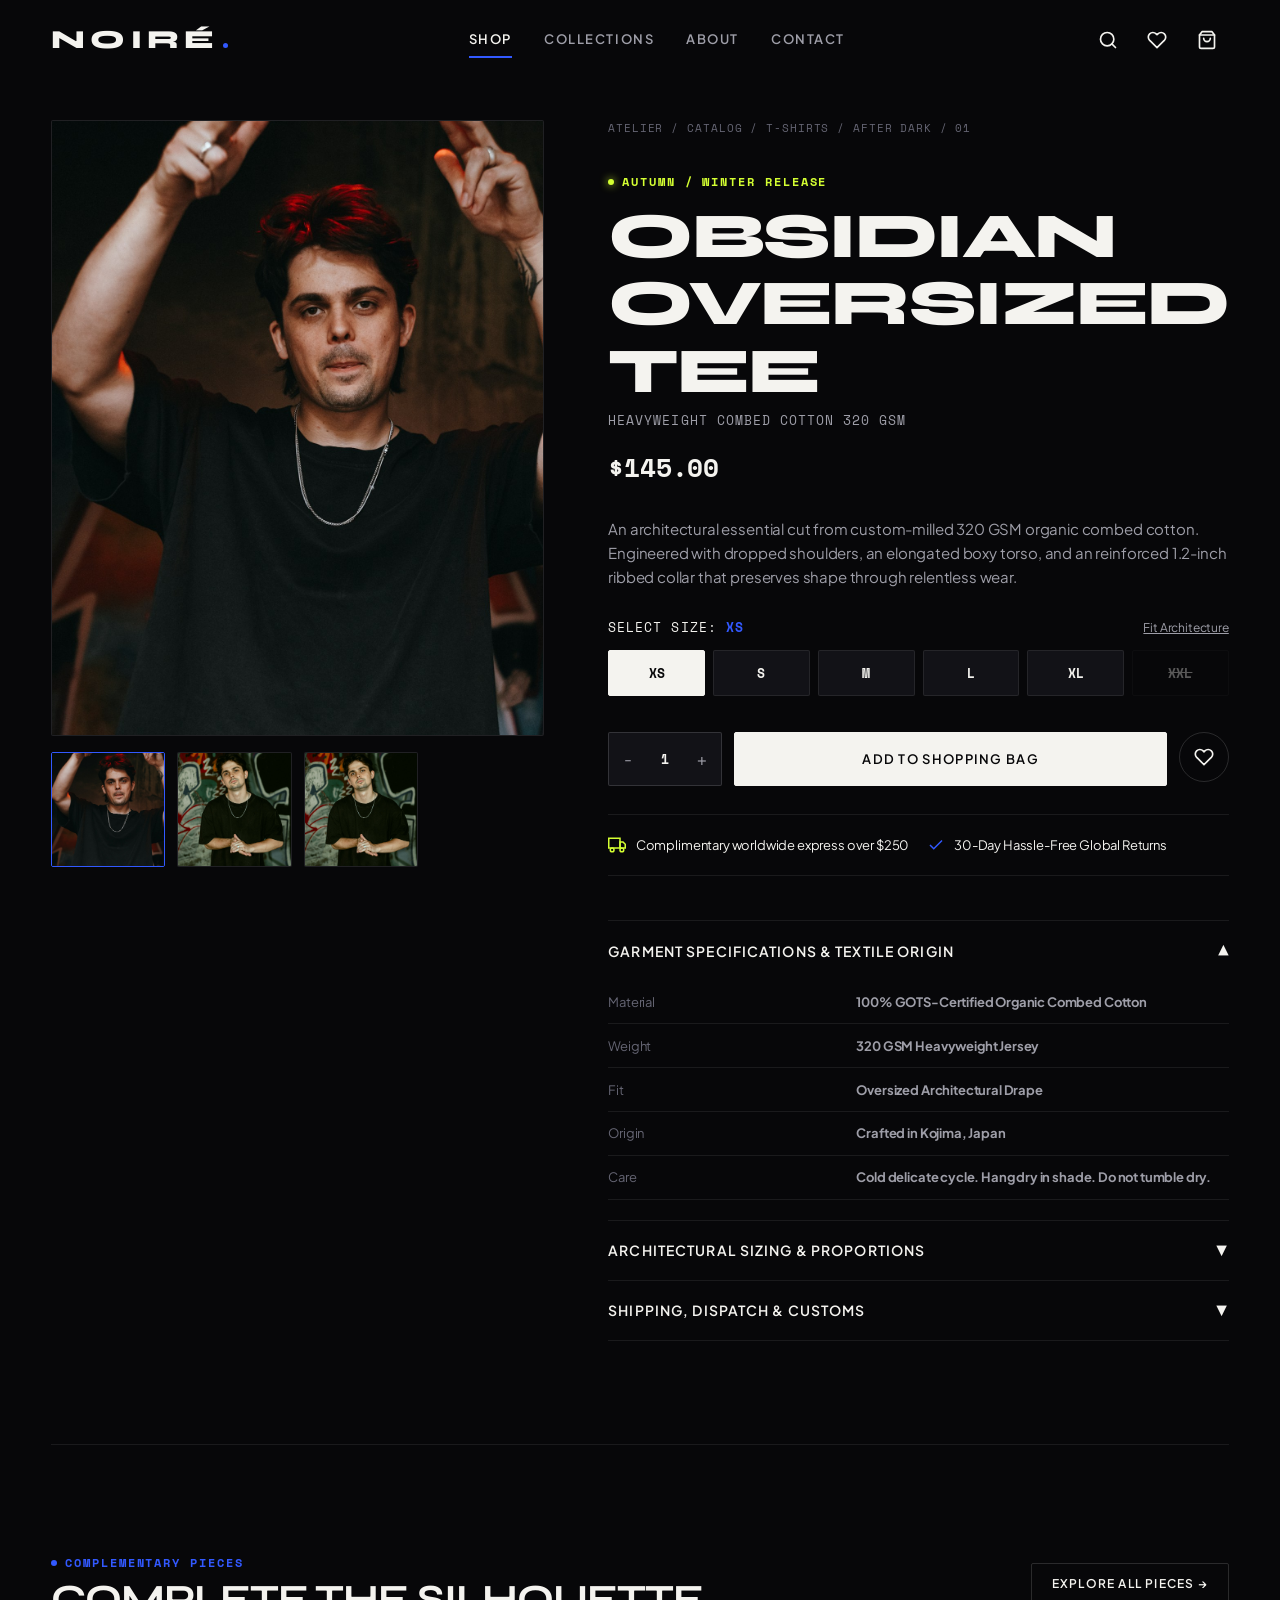
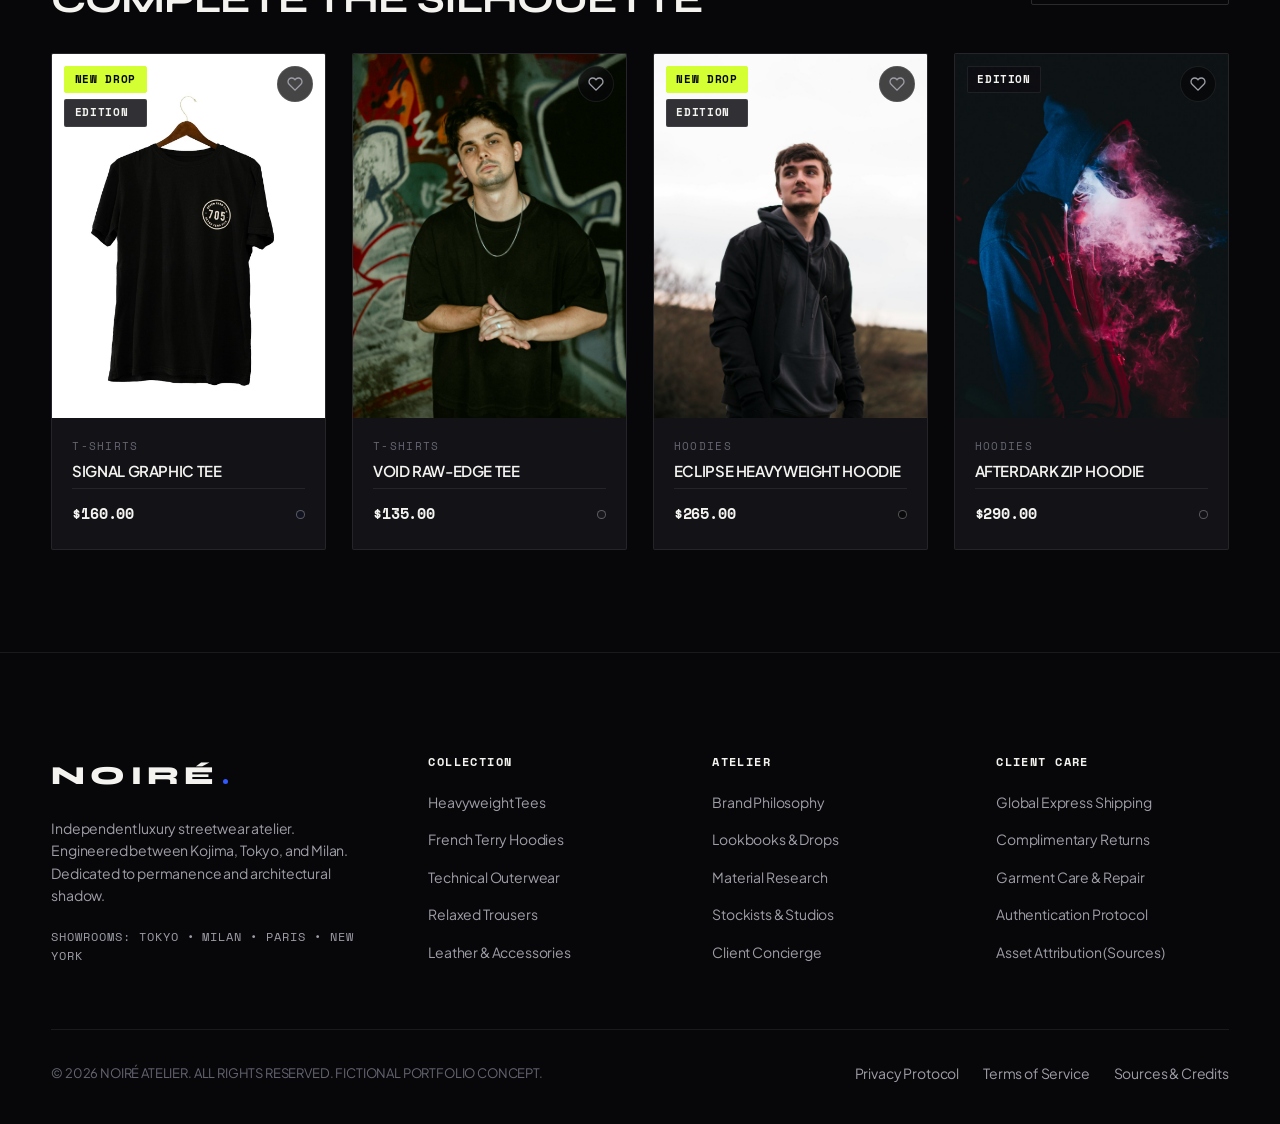
<file: product.html>
<!DOCTYPE html>
<html lang="en">
<head>
  <meta charset="UTF-8">
  <meta name="viewport" content="width=device-width, initial-scale=1.0">
  <title>Obsidian Oversized Tee — NOIRÉ</title>
  <meta name="description" content="Discover the Obsidian Oversized Tee by NOIRÉ. Milled from 320 GSM organic combed cotton with dropped shoulders and architectural drape.">
  <link rel="canonical" href="https://noire-atelier.com/product.html">

  <meta property="og:type" content="product">
  <meta property="og:url" content="https://noire-atelier.com/product.html">
  <meta property="og:title" content="Obsidian Oversized Tee — NOIRÉ">
  <meta property="og:description" content="320 GSM heavyweight combed organic cotton. Engineered in Kojima, Japan.">
  <meta property="og:image" content="assets/images/products/tee-obsidian-1.jpg">

  <link rel="icon" href="data:image/svg+xml,<svg xmlns='http://www.w3.org/2000/svg' viewBox='0 0 100 100'><text y='.9em' font-size='90' fill='%233259ff'>N</text></svg>">
  <link rel="stylesheet" href="css/styles.css">

  <script type="application/ld+json">
  {
    "@context": "https://schema.org",
    "@type": "Product",
    "name": "Obsidian Oversized Tee",
    "image": "https://noire-atelier.com/assets/images/products/tee-obsidian-1.jpg",
    "description": "An architectural essential cut from custom-milled 320 GSM organic combed cotton with dropped shoulders.",
    "brand": {
      "@type": "Brand",
      "name": "NOIRÉ"
    },
    "offers": {
      "@type": "Offer",
      "url": "https://noire-atelier.com/product.html?id=prod-01",
      "priceCurrency": "USD",
      "price": "145.00",
      "availability": "https://schema.org/InStock",
      "itemCondition": "https://schema.org/NewCondition"
    }
  }
  </script>
</head>
<body>
  <a href="#main-content" class="skip-link">Skip to main content</a>
  <div id="site-backdrop" class="backdrop-overlay" aria-hidden="true"></div>

  <!-- Header -->
  <header class="site-header scrolled" role="banner">
    <div class="container header-inner">
      <a href="index.html" class="brand-logo" aria-label="NOIRÉ Home">
        NOIRÉ<span class="dot" aria-hidden="true"></span>
      </a>

      <nav class="nav-links" aria-label="Primary Navigation">
        <a href="shop.html" class="nav-link active">Shop</a>
        <a href="collections.html" class="nav-link">Collections</a>
        <a href="about.html" class="nav-link">About</a>
        <a href="contact.html" class="nav-link">Contact</a>
      </nav>

      <div class="header-actions">
        <button class="btn-icon" data-search-open aria-label="Open search (Ctrl+K)">
          <svg width="20" height="20" viewBox="0 0 24 24" fill="none" stroke="currentColor" stroke-width="2" stroke-linecap="round" stroke-linejoin="round" aria-hidden="true">
            <circle cx="11" cy="11" r="8"></circle>
            <line x1="21" y1="21" x2="16.65" y2="16.65"></line>
          </svg>
        </button>

        <a href="shop.html?filter=wishlist" class="btn-icon header-wishlist-link" aria-label="View Saved Wishlist Items">
          <svg width="20" height="20" viewBox="0 0 24 24" fill="none" stroke="currentColor" stroke-width="2" stroke-linecap="round" stroke-linejoin="round" aria-hidden="true">
            <path d="M20.84 4.61a5.5 5.5 0 0 0-7.78 0L12 5.67l-1.06-1.06a5.5 5.5 0 0 0-7.78 7.78l1.06 1.06L12 21.23l7.78-7.78 1.06-1.06a5.5 5.5 0 0 0 0-7.78z"></path>
          </svg>
          <span id="header-wishlist-count" class="action-count" style="display: none;" aria-label="0 saved items">0</span>
        </a>

        <button class="btn-icon" data-cart-open aria-label="Open shopping bag">
          <svg width="20" height="20" viewBox="0 0 24 24" fill="none" stroke="currentColor" stroke-width="2" stroke-linecap="round" stroke-linejoin="round" aria-hidden="true">
            <path d="M6 2L3 6v14a2 2 0 0 0 2 2h14a2 2 0 0 0 2-2V6l-3-4z"></path>
            <line x1="3" y1="6" x2="21" y2="6"></line>
            <path d="M16 10a4 4 0 0 1-8 0"></path>
          </svg>
          <span id="header-cart-count" class="action-count" style="display: none;" aria-label="0 items in bag">0</span>
        </button>

        <button id="mobile-menu-trigger" class="btn-icon mobile-menu-btn" aria-label="Open navigation menu">
          <svg width="22" height="22" viewBox="0 0 24 24" fill="none" stroke="currentColor" stroke-width="2" stroke-linecap="round" stroke-linejoin="round" aria-hidden="true">
            <line x1="3" y1="12" x2="21" y2="12"></line>
            <line x1="3" y1="6" x2="21" y2="6"></line>
            <line x1="3" y1="18" x2="21" y2="18"></line>
          </svg>
        </button>
      </div>
    </div>
  </header>

  <!-- Mobile Nav Drawer -->
  <aside id="mobile-nav-drawer" class="mobile-nav-drawer" aria-label="Mobile Navigation" aria-hidden="true">
    <div>
      <div class="flex-between">
        <a href="index.html" class="brand-logo">NOIRÉ<span class="dot"></span></a>
        <button id="mobile-menu-close" class="btn-icon" aria-label="Close navigation menu">
          <svg width="22" height="22" viewBox="0 0 24 24" fill="none" stroke="currentColor" stroke-width="2">
            <line x1="18" y1="6" x2="6" y2="18"></line>
            <line x1="6" y1="6" x2="18" y2="18"></line>
          </svg>
        </button>
      </div>
      <nav class="mobile-nav-links">
        <a href="index.html" class="mobile-nav-link">Home</a>
        <a href="shop.html" class="mobile-nav-link active">Shop Collection</a>
        <a href="shop.html?filter=wishlist" class="mobile-nav-link">Saved Wishlist</a>
        <a href="collections.html" class="mobile-nav-link">Collections</a>
        <a href="about.html" class="mobile-nav-link">Atelier & Manifesto</a>
        <a href="contact.html" class="mobile-nav-link">Client Concierge</a>
      </nav>
    </div>
  </aside>

  <!-- Main Content -->
  <main id="main-content">
    <div id="pdp-container" class="container">
      <div class="pdp-grid">
        <!-- Gallery Column -->
        <div class="pdp-gallery">
          <div class="pdp-main-image-frame">
            <img id="pdp-main-image" src="assets/images/products/tee-obsidian-1.jpg" alt="NOIRÉ Product Main View" class="pdp-main-image">
          </div>
          <div id="pdp-thumbs" class="pdp-thumbs" role="group" aria-label="Product Image Angles">
            <!-- Populated via js/main.js -->
          </div>
        </div>

        <!-- Product Details Column -->
        <div class="pdp-details">
          <!-- Breadcrumbs -->
          <nav class="pdp-breadcrumbs" aria-label="Breadcrumb">
            <a href="index.html">Atelier</a>
            <span>/</span>
            <a href="shop.html">Catalog</a>
            <span>/</span>
            <span id="pdp-category">T-Shirts</span>
          </nav>

          <div>
            <span class="eyebrow eyebrow-volt" style="margin-bottom: 0.5rem;">Autumn / Winter Release</span>
            <h1 id="pdp-title" class="display-title" style="margin-top: 0.25rem; margin-bottom: 0.35rem;">
              Obsidian Oversized Tee
            </h1>
            <p id="pdp-subtitle" class="font-mono text-muted" style="margin-bottom: 1rem;">
              Heavyweight Combed Cotton 320 GSM
            </p>
            <div id="pdp-price" class="pdp-price">$145.00</div>
          </div>

          <p id="pdp-desc" class="lead-text" style="font-size: 0.9375rem;">
            An architectural essential cut from custom-milled 320 GSM organic combed cotton. Engineered with dropped shoulders, an elongated boxy torso, and an reinforced 1.2-inch ribbed collar.
          </p>

          <!-- Sizing Selection -->
          <div class="size-selector-group">
            <div class="size-header-row">
              <span class="font-mono">SELECT SIZE: <strong id="pdp-selected-size-label" style="color: var(--color-accent);">M</strong></span>
              <a href="#sizing-guide" class="text-muted" style="text-decoration: underline; font-size: 0.75rem;">Fit Architecture</a>
            </div>
            <div id="pdp-size-options" class="size-options-grid" role="radiogroup" aria-label="Size Options">
              <!-- Rendered dynamically -->
            </div>
          </div>

          <!-- Quantity and Add to Bag Actions -->
          <div style="display: flex; gap: 0.75rem; align-items: stretch; margin-top: 0.5rem;">
            <!-- Quantity Counter -->
            <div style="display: inline-flex; align-items: center; border: 1px solid var(--color-border-subtle); border-radius: var(--radius-xs); background: var(--color-bg-card);">
              <button id="pdp-qty-minus" class="qty-btn" style="width: 38px; height: 100%;" aria-label="Decrease quantity">-</button>
              <span id="pdp-qty-display" class="font-mono" style="padding: 0 0.85rem; font-weight: 700;">1</span>
              <button id="pdp-qty-plus" class="qty-btn" style="width: 38px; height: 100%;" aria-label="Increase quantity">+</button>
            </div>

            <button id="pdp-add-bag-btn" class="btn btn-primary" style="flex-grow: 1;">
              Add to Shopping Bag
            </button>

            <button id="pdp-wishlist-btn" class="btn-icon" data-wishlist-btn style="border: 1px solid var(--color-border-subtle); width: 50px; height: 50px;" aria-label="Save to wishlist">
              <svg width="20" height="20" viewBox="0 0 24 24" fill="none" stroke="currentColor" stroke-width="2">
                <path d="M20.84 4.61a5.5 5.5 0 0 0-7.78 0L12 5.67l-1.06-1.06a5.5 5.5 0 0 0-7.78 7.78l1.06 1.06L12 21.23l7.78-7.78 1.06-1.06a5.5 5.5 0 0 0 0-7.78z"></path>
              </svg>
            </button>
          </div>

          <!-- Quick perks -->
          <div style="display: grid; grid-template-columns: 1fr 1fr; gap: 1rem; padding: 1.25rem 0; border-top: 1px solid var(--color-border-hairline); border-bottom: 1px solid var(--color-border-hairline); font-size: 0.8125rem;">
            <div style="display: flex; align-items: center; gap: 0.6rem;">
              <svg width="18" height="18" viewBox="0 0 24 24" fill="none" stroke="var(--color-signal-volt)" stroke-width="2"><rect x="1" y="3" width="15" height="13"></rect><polygon points="16 8 20 8 23 11 23 16 16 16 16 8"></polygon><circle cx="5.5" cy="18.5" r="2.5"></circle><circle cx="18.5" cy="18.5" r="2.5"></circle></svg>
              <span>Complimentary worldwide express over $250</span>
            </div>
            <div style="display: flex; align-items: center; gap: 0.6rem;">
              <svg width="18" height="18" viewBox="0 0 24 24" fill="none" stroke="var(--color-accent)" stroke-width="2"><polyline points="20 6 9 17 4 12"></polyline></svg>
              <span>30-Day Hassle-Free Global Returns</span>
            </div>
          </div>

          <!-- Product Details Accordion -->
          <div class="accordion">
            <div class="accordion-item open">
              <button class="accordion-trigger" aria-expanded="true">
                <span>Garment Specifications & Textile Origin</span>
                <span class="accordion-icon" aria-hidden="true">&#x25BC;</span>
              </button>
              <div class="accordion-content" style="max-height: 500px;">
                <div class="accordion-content-inner">
                  <table class="specs-table" id="pdp-specs-table">
                    <!-- Populated dynamically -->
                  </table>
                </div>
              </div>
            </div>

            <div class="accordion-item" id="sizing-guide">
              <button class="accordion-trigger" aria-expanded="false">
                <span>Architectural Sizing & Proportions</span>
                <span class="accordion-icon" aria-hidden="true">&#x25BC;</span>
              </button>
              <div class="accordion-content">
                <div class="accordion-content-inner">
                  <p style="margin-bottom: 0.75rem;">
                    NOIRÉ garments follow an intentional relaxed architectural drape. We recommend taking your normal size for the curated editorial boxy silhouette.
                  </p>
                  <p class="font-mono text-muted" style="font-size: 0.75rem;">
                    Model is 6'1" (185cm), 165 lbs (75kg), wearing size L. Chest circumference: 42".
                  </p>
                </div>
              </div>
            </div>

            <div class="accordion-item">
              <button class="accordion-trigger" aria-expanded="false">
                <span>Shipping, Dispatch & Customs</span>
                <span class="accordion-icon" aria-hidden="true">&#x25BC;</span>
              </button>
              <div class="accordion-content">
                <div class="accordion-content-inner">
                  <p>
                    All orders are dispatched in custom recyclable matte black protective packaging via DHL Express from our Tokyo or Milan hubs within 24 business hours. Fully tracked with real-time SMS alerts. Duties and customs are pre-cleared for EU, US, UK, and JP orders.
                  </p>
                </div>
              </div>
            </div>
          </div>
        </div>
      </div>

      <!-- Related Products Grid -->
      <section class="section-spacing" style="border-top: 1px solid var(--color-border-hairline);">
        <div class="flex-between" style="margin-bottom: 2rem;">
          <div>
            <span class="eyebrow">Complementary Pieces</span>
            <h2 class="heading-section" style="margin-top: 0.25rem;">Complete The Silhouette</h2>
          </div>
          <a href="shop.html" class="btn btn-secondary btn-sm">Explore All Pieces &rarr;</a>
        </div>
        <div id="pdp-related-grid" class="grid-4">
          <!-- Populated by js/main.js -->
        </div>
      </section>
    </div>
  </main>

  <!-- Site Footer -->
  <footer class="site-footer" role="contentinfo">
    <div class="container">
      <div class="footer-top">
        <div class="footer-brand">
          <a href="index.html" class="brand-logo">NOIRÉ<span class="dot"></span></a>
          <p class="footer-desc">
            Independent luxury streetwear atelier. Engineered between Kojima, Tokyo, and Milan. Dedicated to permanence and architectural shadow.
          </p>
          <div class="font-mono text-muted" style="font-size: 0.75rem;">
            SHOWROOMS: TOKYO • MILAN • PARIS • NEW YORK
          </div>
        </div>

        <div>
          <h4 class="footer-column-title">Collection</h4>
          <ul class="footer-links">
            <li><a href="shop.html?category=tees" class="footer-link">Heavyweight Tees</a></li>
            <li><a href="shop.html?category=hoodies" class="footer-link">French Terry Hoodies</a></li>
            <li><a href="shop.html?category=outerwear" class="footer-link">Technical Outerwear</a></li>
            <li><a href="shop.html?category=trousers" class="footer-link">Relaxed Trousers</a></li>
            <li><a href="shop.html?category=accessories" class="footer-link">Leather & Accessories</a></li>
          </ul>
        </div>

        <div>
          <h4 class="footer-column-title">Atelier</h4>
          <ul class="footer-links">
            <li><a href="about.html" class="footer-link">Brand Philosophy</a></li>
            <li><a href="collections.html" class="footer-link">Lookbooks & Drops</a></li>
            <li><a href="about.html#craft" class="footer-link">Material Research</a></li>
            <li><a href="contact.html" class="footer-link">Stockists & Studios</a></li>
            <li><a href="contact.html#concierge" class="footer-link">Client Concierge</a></li>
          </ul>
        </div>

        <div>
          <h4 class="footer-column-title">Client Care</h4>
          <ul class="footer-links">
            <li><a href="contact.html" class="footer-link">Global Express Shipping</a></li>
            <li><a href="contact.html" class="footer-link">Complimentary Returns</a></li>
            <li><a href="contact.html" class="footer-link">Garment Care & Repair</a></li>
            <li><a href="contact.html" class="footer-link">Authentication Protocol</a></li>
            <li><a href="assets/SOURCES.md" class="footer-link">Asset Attribution (Sources)</a></li>
          </ul>
        </div>
      </div>

      <div class="footer-bottom">
        <div>
          &copy; 2026 NOIRÉ ATELIER. ALL RIGHTS RESERVED. FICTIONAL PORTFOLIO CONCEPT.
        </div>
        <div class="footer-legal-links">
          <a href="about.html" class="footer-link">Privacy Protocol</a>
          <a href="about.html" class="footer-link">Terms of Service</a>
          <a href="assets/SOURCES.md" class="footer-link">Sources & Credits</a>
        </div>
      </div>
    </div>
  </footer>

  <!-- Slide-Over Shopping Bag Drawer -->
  <aside id="cart-drawer" class="cart-drawer" aria-label="Shopping Bag" role="dialog" aria-modal="true" aria-hidden="true">
    <div class="cart-header">
      <h3 class="cart-title">
        SHOPPING BAG <span id="cart-header-count" class="font-mono text-muted">(0)</span>
      </h3>
      <button id="cart-drawer-close" class="btn-icon" aria-label="Close shopping bag">
        <svg width="20" height="20" viewBox="0 0 24 24" fill="none" stroke="currentColor" stroke-width="2">
          <line x1="18" y1="6" x2="6" y2="18"></line>
          <line x1="6" y1="6" x2="18" y2="18"></line>
        </svg>
      </button>
    </div>

    <div class="cart-shipping-meter">
      <div id="shipping-meter-text">Add <strong>$250</strong> for Complimentary Express Shipping</div>
      <div class="shipping-bar-bg">
        <div id="shipping-bar-fill" class="shipping-bar-fill"></div>
      </div>
    </div>

    <div id="cart-drawer-body" class="cart-body"></div>

    <div id="cart-drawer-footer" class="cart-footer">
      <div class="cart-summary-row">
        <span>Subtotal</span>
        <span id="cart-subtotal" class="font-mono">$0.00</span>
      </div>
      <div class="cart-summary-row">
        <span>Worldwide Shipping</span>
        <span class="font-mono" style="color: var(--color-signal-volt);">Complimentary Over $250</span>
      </div>
      <div class="cart-summary-row total">
        <span>Estimated Total</span>
        <span id="cart-total" class="font-mono">$0.00</span>
      </div>
      <button id="cart-checkout-btn" class="btn btn-primary btn-full">
        Proceed to Checkout
      </button>
      <span class="font-mono text-subtle" style="font-size: 0.6875rem; text-align: center;">
        🔒 Encrypted End-to-End • 30-Day Atelier Guarantee
      </span>
    </div>
  </aside>

  <!-- Live Search Modal -->
  <div id="search-modal" class="search-modal" role="dialog" aria-modal="true" aria-label="Live Search Catalog">
    <div class="search-container">
      <div class="flex-between">
        <span class="eyebrow">Search Catalog</span>
        <button id="search-modal-close" class="btn-icon" aria-label="Close search modal">
          <svg width="22" height="22" viewBox="0 0 24 24" fill="none" stroke="currentColor" stroke-width="2">
            <line x1="18" y1="6" x2="6" y2="18"></line>
            <line x1="6" y1="6" x2="18" y2="18"></line>
          </svg>
        </button>
      </div>
      <div class="search-input-wrapper">
        <input type="text" 
               id="search-input-main" 
               class="search-input-main" 
               placeholder="Search by piece, fabric, or collection (e.g., Obsidian, Hoodie)..."
               aria-label="Search items">
      </div>
      <div id="search-results-list" class="search-results-list"></div>
    </div>
  </div>

  <script src="js/products-data.js"></script>
  <script src="js/main.js"></script>
</body>
</html>
</file>
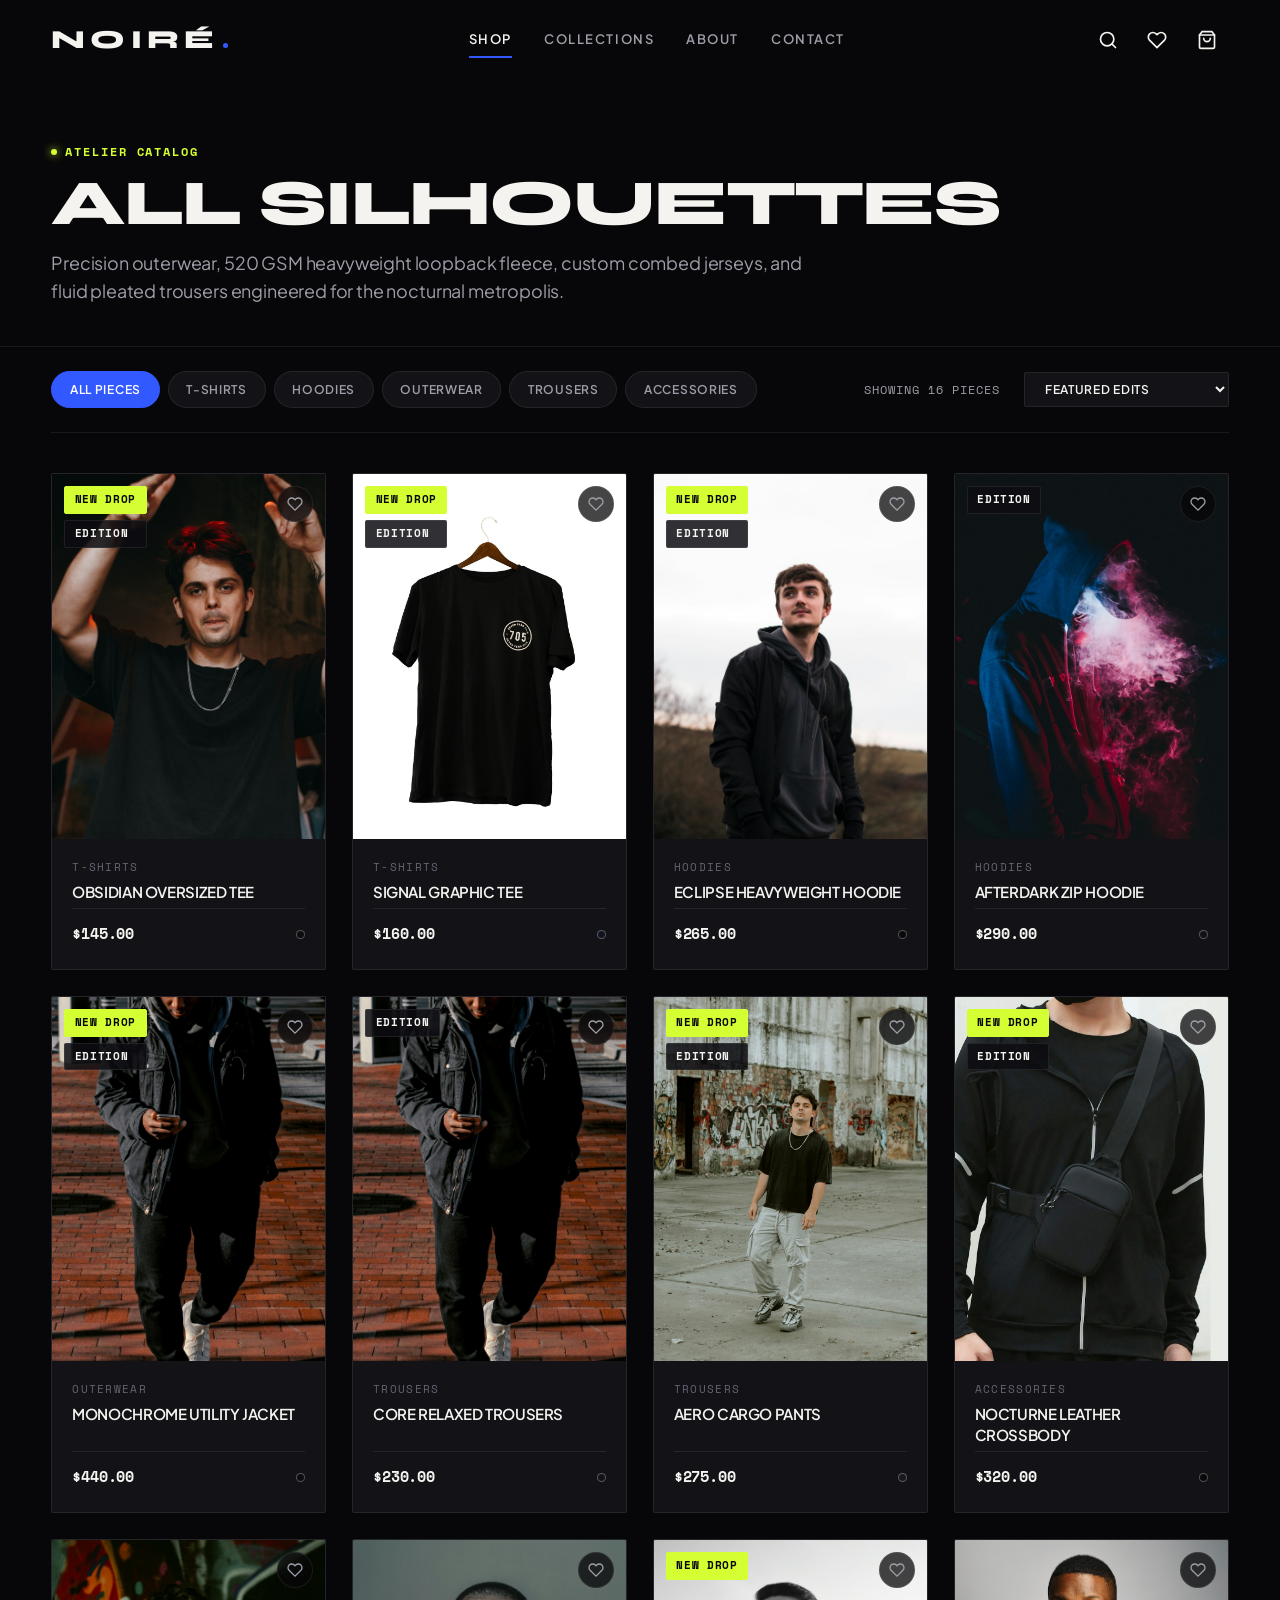
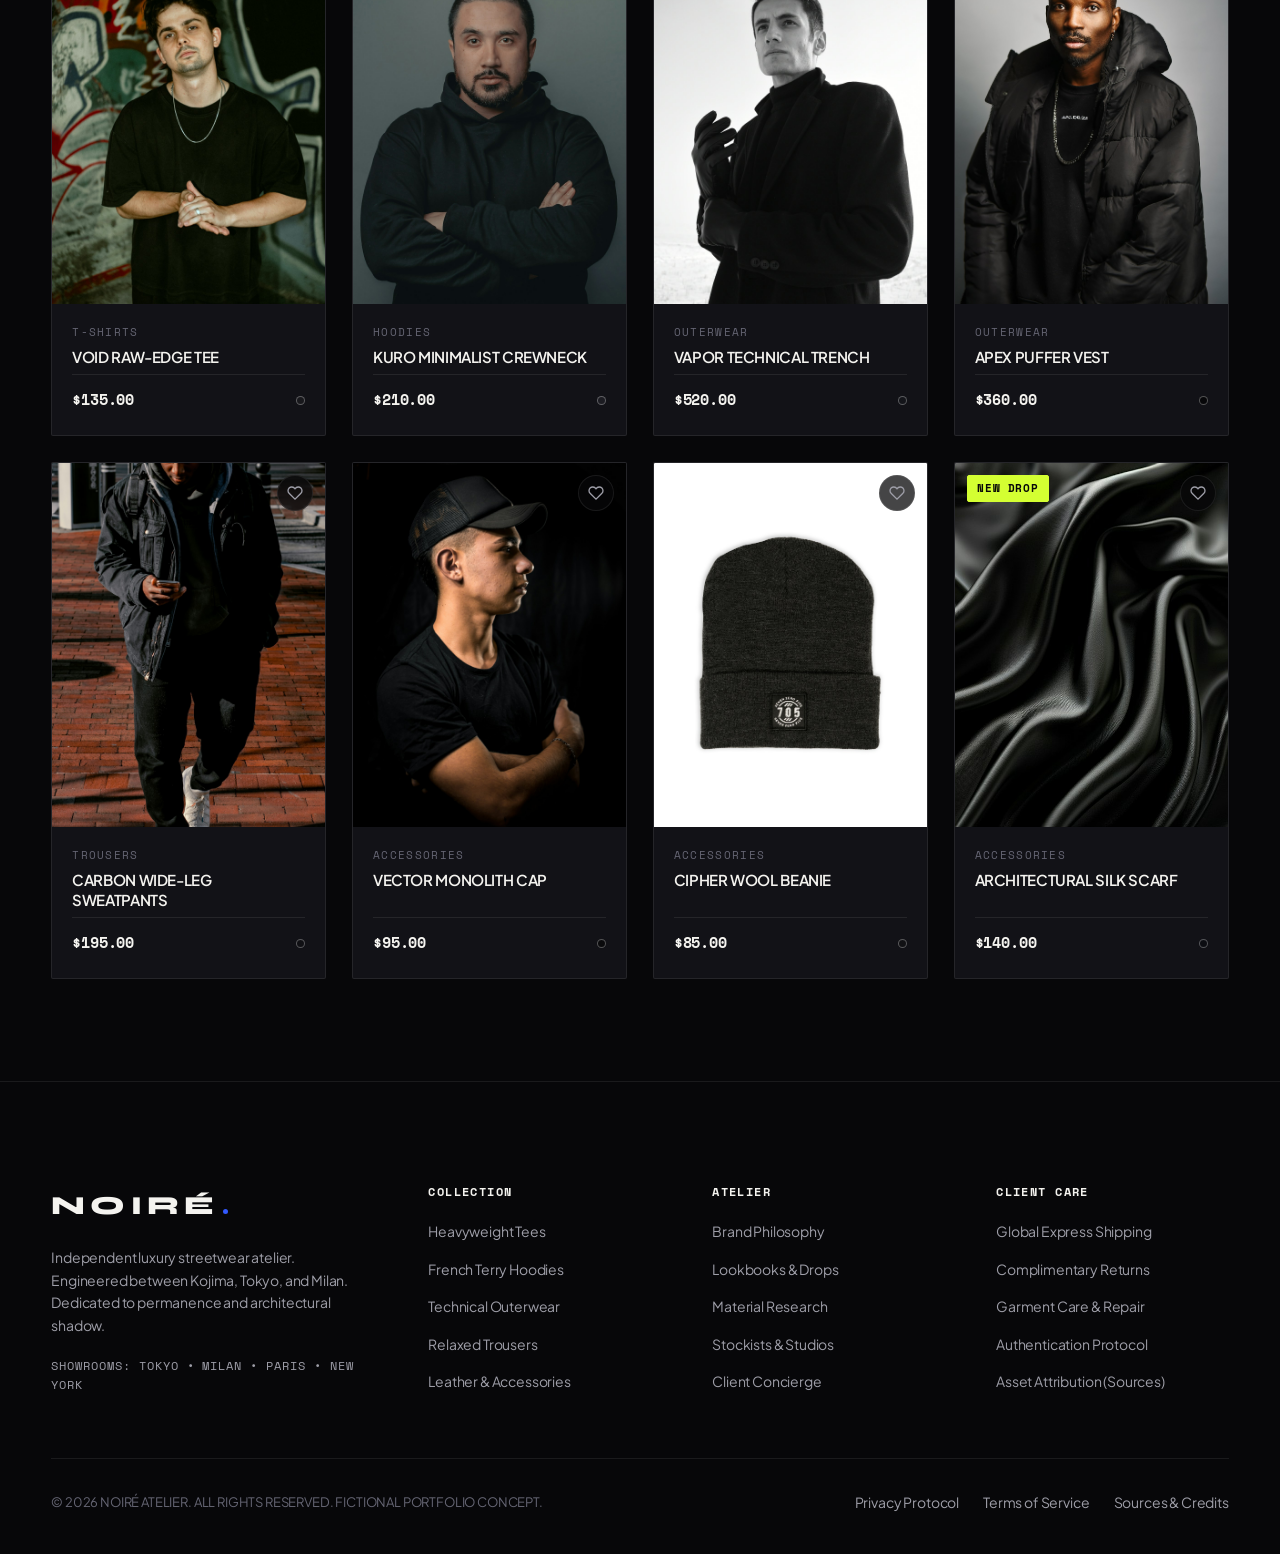
<file: shop.html>
<!DOCTYPE html>
<html lang="en">
<head>
  <meta charset="UTF-8">
  <meta name="viewport" content="width=device-width, initial-scale=1.0">
  <title>Shop Collection — NOIRÉ</title>
  <meta name="description" content="Explore the full NOIRÉ contemporary luxury streetwear catalog. Heavyweight tees, French terry hoodies, waterproof utility outerwear, and relaxed trousers.">
  <link rel="canonical" href="https://noire-atelier.com/shop.html">

  <meta property="og:type" content="website">
  <meta property="og:url" content="https://noire-atelier.com/shop.html">
  <meta property="og:title" content="Shop Collection — NOIRÉ">
  <meta property="og:description" content="Explore the full NOIRÉ contemporary luxury streetwear catalog.">
  <meta property="og:image" content="assets/images/hero/hero-campaign.jpg">

  <link rel="icon" href="data:image/svg+xml,<svg xmlns='http://www.w3.org/2000/svg' viewBox='0 0 100 100'><text y='.9em' font-size='90' fill='%233259ff'>N</text></svg>">
  <link rel="stylesheet" href="css/styles.css">

  <script type="application/ld+json">
  {
    "@context": "https://schema.org",
    "@type": "CollectionPage",
    "name": "NOIRÉ Full Catalog",
    "description": "Complete collection of luxury streetwear garments and accessories.",
    "url": "https://noire-atelier.com/shop.html",
    "isPartOf": {
      "@type": "WebSite",
      "name": "NOIRÉ",
      "url": "https://noire-atelier.com/"
    }
  }
  </script>
</head>
<body>
  <a href="#main-content" class="skip-link">Skip to main content</a>
  <div id="site-backdrop" class="backdrop-overlay" aria-hidden="true"></div>

  <!-- Header -->
  <header class="site-header scrolled" role="banner">
    <div class="container header-inner">
      <a href="index.html" class="brand-logo" aria-label="NOIRÉ Home">
        NOIRÉ<span class="dot" aria-hidden="true"></span>
      </a>

      <nav class="nav-links" aria-label="Primary Navigation">
        <a href="shop.html" class="nav-link active">Shop</a>
        <a href="collections.html" class="nav-link">Collections</a>
        <a href="about.html" class="nav-link">About</a>
        <a href="contact.html" class="nav-link">Contact</a>
      </nav>

      <div class="header-actions">
        <button class="btn-icon" data-search-open aria-label="Open search (Ctrl+K)">
          <svg width="20" height="20" viewBox="0 0 24 24" fill="none" stroke="currentColor" stroke-width="2" stroke-linecap="round" stroke-linejoin="round" aria-hidden="true">
            <circle cx="11" cy="11" r="8"></circle>
            <line x1="21" y1="21" x2="16.65" y2="16.65"></line>
          </svg>
        </button>

        <a href="shop.html?filter=wishlist" class="btn-icon header-wishlist-link" aria-label="View Saved Wishlist Items">
          <svg width="20" height="20" viewBox="0 0 24 24" fill="none" stroke="currentColor" stroke-width="2" stroke-linecap="round" stroke-linejoin="round" aria-hidden="true">
            <path d="M20.84 4.61a5.5 5.5 0 0 0-7.78 0L12 5.67l-1.06-1.06a5.5 5.5 0 0 0-7.78 7.78l1.06 1.06L12 21.23l7.78-7.78 1.06-1.06a5.5 5.5 0 0 0 0-7.78z"></path>
          </svg>
          <span id="header-wishlist-count" class="action-count" style="display: none;" aria-label="0 saved items">0</span>
        </a>

        <button class="btn-icon" data-cart-open aria-label="Open shopping bag">
          <svg width="20" height="20" viewBox="0 0 24 24" fill="none" stroke="currentColor" stroke-width="2" stroke-linecap="round" stroke-linejoin="round" aria-hidden="true">
            <path d="M6 2L3 6v14a2 2 0 0 0 2 2h14a2 2 0 0 0 2-2V6l-3-4z"></path>
            <line x1="3" y1="6" x2="21" y2="6"></line>
            <path d="M16 10a4 4 0 0 1-8 0"></path>
          </svg>
          <span id="header-cart-count" class="action-count" style="display: none;" aria-label="0 items in bag">0</span>
        </button>

        <button id="mobile-menu-trigger" class="btn-icon mobile-menu-btn" aria-label="Open navigation menu">
          <svg width="22" height="22" viewBox="0 0 24 24" fill="none" stroke="currentColor" stroke-width="2" stroke-linecap="round" stroke-linejoin="round" aria-hidden="true">
            <line x1="3" y1="12" x2="21" y2="12"></line>
            <line x1="3" y1="6" x2="21" y2="6"></line>
            <line x1="3" y1="18" x2="21" y2="18"></line>
          </svg>
        </button>
      </div>
    </div>
  </header>

  <!-- Mobile Nav Drawer -->
  <aside id="mobile-nav-drawer" class="mobile-nav-drawer" aria-label="Mobile Navigation" aria-hidden="true">
    <div>
      <div class="flex-between">
        <a href="index.html" class="brand-logo">NOIRÉ<span class="dot"></span></a>
        <button id="mobile-menu-close" class="btn-icon" aria-label="Close navigation menu">
          <svg width="22" height="22" viewBox="0 0 24 24" fill="none" stroke="currentColor" stroke-width="2">
            <line x1="18" y1="6" x2="6" y2="18"></line>
            <line x1="6" y1="6" x2="18" y2="18"></line>
          </svg>
        </button>
      </div>
      <nav class="mobile-nav-links">
        <a href="index.html" class="mobile-nav-link">Home</a>
        <a href="shop.html" class="mobile-nav-link active">Shop Collection</a>
        <a href="shop.html?filter=wishlist" class="mobile-nav-link">Saved Wishlist</a>
        <a href="collections.html" class="mobile-nav-link">Collections</a>
        <a href="about.html" class="mobile-nav-link">Atelier & Manifesto</a>
        <a href="contact.html" class="mobile-nav-link">Client Concierge</a>
      </nav>
    </div>
    <div>
      <div style="font-family: var(--font-mono); font-size: 0.75rem; color: var(--color-text-muted); margin-bottom: 0.75rem;">
        EDITION: AUTUMN / WINTER 2026
      </div>
      <a href="shop.html?category=outerwear" class="btn btn-secondary btn-sm btn-full">Shop Outerwear</a>
    </div>
  </aside>

  <!-- Main Content -->
  <main id="main-content">
    <section class="shop-hero">
      <div class="container">
        <span class="eyebrow eyebrow-volt">Atelier Catalog</span>
        <h1 class="display-title" style="margin-top: 0.5rem; margin-bottom: 0.75rem;">
          ALL SILHOUETTES
        </h1>
        <p class="lead-text">
          Precision outerwear, 520 GSM heavyweight loopback fleece, custom combed jerseys, and fluid pleated trousers engineered for the nocturnal metropolis.
        </p>
      </div>
    </section>

    <div class="container">
      <!-- Filter and Sort Bar -->
      <div class="shop-controls-bar">
        <div class="filter-pills" role="tablist" aria-label="Category Filters">
          <button class="filter-pill active" data-filter-category="all" role="tab" aria-selected="true">
            All Pieces
          </button>
          <button class="filter-pill" data-filter-category="tees" role="tab" aria-selected="false">
            T-Shirts
          </button>
          <button class="filter-pill" data-filter-category="hoodies" role="tab" aria-selected="false">
            Hoodies
          </button>
          <button class="filter-pill" data-filter-category="outerwear" role="tab" aria-selected="false">
            Outerwear
          </button>
          <button class="filter-pill" data-filter-category="trousers" role="tab" aria-selected="false">
            Trousers
          </button>
          <button class="filter-pill" data-filter-category="accessories" role="tab" aria-selected="false">
            Accessories
          </button>
        </div>

        <div style="display: flex; align-items: center; gap: 1.5rem;">
          <span id="shop-product-count" class="font-mono text-muted" style="font-size: 0.75rem;">
            Showing 16 pieces
          </span>
          <select id="shop-sort-select" class="sort-select" aria-label="Sort products">
            <option value="featured">Featured Edits</option>
            <option value="newest">Newest Drops</option>
            <option value="price-low">Price: Low to High</option>
            <option value="price-high">Price: High to Low</option>
          </select>
        </div>
      </div>

      <!-- Products Grid -->
      <div id="shop-product-grid" class="grid-4 section-spacing-bottom" aria-live="polite">
        <!-- Rendered dynamically by js/main.js -->
        <noscript>
          <p>Please enable JavaScript to view and filter garments in the catalog.</p>
        </noscript>
      </div>
    </div>
  </main>

  <!-- Site Footer -->
  <footer class="site-footer" role="contentinfo">
    <div class="container">
      <div class="footer-top">
        <div class="footer-brand">
          <a href="index.html" class="brand-logo">NOIRÉ<span class="dot"></span></a>
          <p class="footer-desc">
            Independent luxury streetwear atelier. Engineered between Kojima, Tokyo, and Milan. Dedicated to permanence and architectural shadow.
          </p>
          <div class="font-mono text-muted" style="font-size: 0.75rem;">
            SHOWROOMS: TOKYO • MILAN • PARIS • NEW YORK
          </div>
        </div>

        <div>
          <h4 class="footer-column-title">Collection</h4>
          <ul class="footer-links">
            <li><a href="shop.html?category=tees" class="footer-link">Heavyweight Tees</a></li>
            <li><a href="shop.html?category=hoodies" class="footer-link">French Terry Hoodies</a></li>
            <li><a href="shop.html?category=outerwear" class="footer-link">Technical Outerwear</a></li>
            <li><a href="shop.html?category=trousers" class="footer-link">Relaxed Trousers</a></li>
            <li><a href="shop.html?category=accessories" class="footer-link">Leather & Accessories</a></li>
          </ul>
        </div>

        <div>
          <h4 class="footer-column-title">Atelier</h4>
          <ul class="footer-links">
            <li><a href="about.html" class="footer-link">Brand Philosophy</a></li>
            <li><a href="collections.html" class="footer-link">Lookbooks & Drops</a></li>
            <li><a href="about.html#craft" class="footer-link">Material Research</a></li>
            <li><a href="contact.html" class="footer-link">Stockists & Studios</a></li>
            <li><a href="contact.html#concierge" class="footer-link">Client Concierge</a></li>
          </ul>
        </div>

        <div>
          <h4 class="footer-column-title">Client Care</h4>
          <ul class="footer-links">
            <li><a href="contact.html" class="footer-link">Global Express Shipping</a></li>
            <li><a href="contact.html" class="footer-link">Complimentary Returns</a></li>
            <li><a href="contact.html" class="footer-link">Garment Care & Repair</a></li>
            <li><a href="contact.html" class="footer-link">Authentication Protocol</a></li>
            <li><a href="assets/SOURCES.md" class="footer-link">Asset Attribution (Sources)</a></li>
          </ul>
        </div>
      </div>

      <div class="footer-bottom">
        <div>
          &copy; 2026 NOIRÉ ATELIER. ALL RIGHTS RESERVED. FICTIONAL PORTFOLIO CONCEPT.
        </div>
        <div class="footer-legal-links">
          <a href="about.html" class="footer-link">Privacy Protocol</a>
          <a href="about.html" class="footer-link">Terms of Service</a>
          <a href="assets/SOURCES.md" class="footer-link">Sources & Credits</a>
        </div>
      </div>
    </div>
  </footer>

  <!-- Slide-Over Shopping Bag Drawer -->
  <aside id="cart-drawer" class="cart-drawer" aria-label="Shopping Bag" role="dialog" aria-modal="true" aria-hidden="true">
    <div class="cart-header">
      <h3 class="cart-title">
        SHOPPING BAG <span id="cart-header-count" class="font-mono text-muted">(0)</span>
      </h3>
      <button id="cart-drawer-close" class="btn-icon" aria-label="Close shopping bag">
        <svg width="20" height="20" viewBox="0 0 24 24" fill="none" stroke="currentColor" stroke-width="2">
          <line x1="18" y1="6" x2="6" y2="18"></line>
          <line x1="6" y1="6" x2="18" y2="18"></line>
        </svg>
      </button>
    </div>

    <div class="cart-shipping-meter">
      <div id="shipping-meter-text">Add <strong>$250</strong> for Complimentary Express Shipping</div>
      <div class="shipping-bar-bg">
        <div id="shipping-bar-fill" class="shipping-bar-fill"></div>
      </div>
    </div>

    <div id="cart-drawer-body" class="cart-body"></div>

    <div id="cart-drawer-footer" class="cart-footer">
      <div class="cart-summary-row">
        <span>Subtotal</span>
        <span id="cart-subtotal" class="font-mono">$0.00</span>
      </div>
      <div class="cart-summary-row">
        <span>Worldwide Shipping</span>
        <span class="font-mono" style="color: var(--color-signal-volt);">Complimentary Over $250</span>
      </div>
      <div class="cart-summary-row total">
        <span>Estimated Total</span>
        <span id="cart-total" class="font-mono">$0.00</span>
      </div>
      <button id="cart-checkout-btn" class="btn btn-primary btn-full">
        Proceed to Checkout
      </button>
      <span class="font-mono text-subtle" style="font-size: 0.6875rem; text-align: center;">
        🔒 Encrypted End-to-End • 30-Day Atelier Guarantee
      </span>
    </div>
  </aside>

  <!-- Live Search Modal -->
  <div id="search-modal" class="search-modal" role="dialog" aria-modal="true" aria-label="Live Search Catalog">
    <div class="search-container">
      <div class="flex-between">
        <span class="eyebrow">Search Catalog</span>
        <button id="search-modal-close" class="btn-icon" aria-label="Close search modal">
          <svg width="22" height="22" viewBox="0 0 24 24" fill="none" stroke="currentColor" stroke-width="2">
            <line x1="18" y1="6" x2="6" y2="18"></line>
            <line x1="6" y1="6" x2="18" y2="18"></line>
          </svg>
        </button>
      </div>
      <div class="search-input-wrapper">
        <input type="text" 
               id="search-input-main" 
               class="search-input-main" 
               placeholder="Search by piece, fabric, or collection (e.g., Obsidian, Hoodie)..."
               aria-label="Search items">
      </div>
      <div id="search-results-list" class="search-results-list"></div>
    </div>
  </div>

  <script src="js/products-data.js"></script>
  <script src="js/main.js"></script>
</body>
</html>
</file>
<file: css/styles.css>
/* ==========================================================================
   NOIRÉ — Contemporary Luxury Streetwear Design System
   Architecture, Tokens, Utilities, Components & Layout
   ========================================================================== */

@import url('https://fonts.googleapis.com/css2?family=Plus+Jakarta+Sans:ital,wght@0,300;0,400;0,500;0,600;0,700;1,400&family=Space+Mono:wght@400;700&family=Syne:wght@600;700;800&display=swap');

/* --- 1. DESIGN TOKENS --- */
:root {
  /* Color Palette */
  --color-bg-base: #070709;
  --color-bg-surface: #101014;
  --color-bg-surface-elevated: #16161c;
  --color-bg-card: #121217;
  --color-bg-card-hover: #181820;
  
  --color-text-primary: #f4f3ef;
  --color-text-secondary: #9e9ea8;
  --color-text-muted: #656573;
  --color-text-inverse: #070709;

  /* Accents */
  --color-accent: #3259ff;            /* Electric Cobalt */
  --color-accent-hover: #4b70ff;
  --color-accent-glow: rgba(50, 89, 255, 0.28);
  --color-accent-subtle: rgba(50, 89, 255, 0.12);

  --color-signal-volt: #d4ff32;       /* Micro-accent / Status / Limited */
  --color-signal-red: #ff334b;
  --color-signal-green: #29d980;

  /* Borders & Dividers */
  --color-border-hairline: rgba(255, 255, 255, 0.08);
  --color-border-subtle: rgba(255, 255, 255, 0.14);
  --color-border-hover: rgba(255, 255, 255, 0.28);
  --color-border-active: var(--color-accent);

  /* Glassmorphism Surface (Used selectively) */
  --glass-bg: rgba(14, 14, 18, 0.78);
  --glass-border: rgba(255, 255, 255, 0.10);
  --glass-blur: blur(18px);

  /* Typography */
  --font-display: 'Syne', -apple-system, BlinkMacSystemFont, sans-serif;
  --font-body: 'Plus Jakarta Sans', -apple-system, BlinkMacSystemFont, sans-serif;
  --font-mono: 'Space Mono', monospace;

  /* Sizing & Spacing Scale */
  --space-2xs: 0.25rem;  /* 4px */
  --space-xs: 0.5rem;    /* 8px */
  --space-sm: 0.75rem;   /* 12px */
  --space-md: 1rem;      /* 16px */
  --space-lg: 1.5rem;    /* 24px */
  --space-xl: 2rem;      /* 32px */
  --space-2xl: 3rem;     /* 48px */
  --space-3xl: 4.5rem;   /* 72px */
  --space-4xl: 6.5rem;   /* 104px */
  --space-5xl: 9rem;     /* 144px */

  /* Containers & Layout */
  --container-max-width: 1440px;
  --container-padding: clamp(1.25rem, 4vw, 3.5rem);
  --header-height: 80px;
  --header-height-scrolled: 70px;

  /* Radii */
  --radius-xs: 2px;
  --radius-sm: 4px;
  --radius-md: 8px;
  --radius-lg: 14px;
  --radius-full: 9999px;

  /* Transitions */
  --transition-fast: 0.18s cubic-bezier(0.2, 0, 0, 1);
  --transition-normal: 0.3s cubic-bezier(0.16, 1, 0.3, 1);
  --transition-editorial: 0.65s cubic-bezier(0.16, 1, 0.3, 1);

  /* Shadows */
  --shadow-sm: 0 4px 12px rgba(0, 0, 0, 0.4);
  --shadow-md: 0 12px 32px rgba(0, 0, 0, 0.55);
  --shadow-lg: 0 24px 60px rgba(0, 0, 0, 0.7);
  --shadow-glow: 0 0 30px var(--color-accent-glow);
}

/* --- 2. RESET & BASE --- */
*, *::before, *::after {
  box-sizing: border-box;
  margin: 0;
  padding: 0;
}

html {
  font-size: 16px;
  scroll-behavior: smooth;
  -webkit-text-size-adjust: 100%;
  color-scheme: dark;
}

body {
  background-color: var(--color-bg-base);
  color: var(--color-text-primary);
  font-family: var(--font-body);
  font-weight: 400;
  line-height: 1.6;
  letter-spacing: -0.01em;
  overflow-x: hidden;
  min-height: 100vh;
  display: flex;
  flex-direction: column;
  -webkit-font-smoothing: antialiased;
  -moz-osx-font-smoothing: grayscale;
}

img, picture, svg, video {
  display: block;
  max-width: 100%;
  height: auto;
}

a {
  color: inherit;
  text-decoration: none;
  transition: color var(--transition-fast);
}

button, input, select, textarea {
  font: inherit;
  color: inherit;
  background: none;
  border: none;
  outline: none;
}

button {
  cursor: pointer;
}

ul, ol {
  list-style: none;
}

/* Accessible Skip Link */
.skip-link {
  position: absolute;
  top: -100px;
  left: 20px;
  z-index: 10000;
  background: var(--color-accent);
  color: #fff;
  padding: 0.75rem 1.5rem;
  font-weight: 600;
  border-radius: var(--radius-sm);
  transition: top var(--transition-fast);
}
.skip-link:focus {
  top: 20px;
}

/* Global Focus Visible Indicator */
:focus-visible {
  outline: 2px solid var(--color-accent);
  outline-offset: 3px;
}

/* Reduced Motion Override */
@media (prefers-reduced-motion: reduce) {
  *, *::before, *::after {
    animation-duration: 0.01ms !important;
    animation-iteration-count: 1 !important;
    transition-duration: 0.01ms !important;
    scroll-behavior: auto !important;
  }
}

/* --- 3. TYPOGRAPHY SYSTEM --- */
h1, h2, h3, h4, h5, h6,
.font-display {
  font-family: var(--font-display);
  font-weight: 700;
  line-height: 1.1;
  color: var(--color-text-primary);
  letter-spacing: -0.025em;
  text-transform: uppercase;
}

.font-mono {
  font-family: var(--font-mono);
  font-size: 0.8125rem;
  letter-spacing: 0.08em;
  text-transform: uppercase;
}

.display-mega {
  font-size: clamp(2.75rem, 8vw, 6.75rem);
  font-weight: 800;
  line-height: 0.95;
  letter-spacing: -0.035em;
}

.display-title {
  font-size: clamp(2rem, 5vw, 4rem);
  font-weight: 800;
  line-height: 1.05;
}

.heading-section {
  font-size: clamp(1.6rem, 3.2vw, 2.5rem);
  font-weight: 700;
}

.heading-card {
  font-size: clamp(1.1rem, 1.5vw, 1.35rem);
  font-weight: 700;
  letter-spacing: -0.015em;
}

.eyebrow {
  display: inline-flex;
  align-items: center;
  gap: 0.5rem;
  font-family: var(--font-mono);
  font-size: 0.75rem;
  font-weight: 700;
  letter-spacing: 0.16em;
  text-transform: uppercase;
  color: var(--color-accent);
}

.eyebrow::before {
  content: "";
  display: inline-block;
  width: 6px;
  height: 6px;
  background-color: var(--color-accent);
  border-radius: 50%;
}

.eyebrow-volt {
  color: var(--color-signal-volt);
}
.eyebrow-volt::before {
  background-color: var(--color-signal-volt);
  box-shadow: 0 0 8px var(--color-signal-volt);
}

.lead-text {
  font-size: clamp(1.05rem, 1.4vw, 1.25rem);
  color: var(--color-text-secondary);
  line-height: 1.6;
  max-width: 58ch;
}

.text-muted {
  color: var(--color-text-secondary);
}

.text-subtle {
  color: var(--color-text-muted);
}

/* --- 4. LAYOUT CONTAINERS --- */
.container {
  width: 100%;
  max-width: var(--container-max-width);
  margin-left: auto;
  margin-right: auto;
  padding-left: var(--container-padding);
  padding-right: var(--container-padding);
}

.container-fluid {
  width: 100%;
  padding-left: var(--container-padding);
  padding-right: var(--container-padding);
}

.section-spacing {
  padding-top: clamp(4rem, 8vw, 7.5rem);
  padding-bottom: clamp(4rem, 8vw, 7.5rem);
}

.section-spacing-top {
  padding-top: clamp(4rem, 8vw, 7.5rem);
}

.section-spacing-bottom {
  padding-bottom: clamp(4rem, 8vw, 7.5rem);
}

/* Grid Utilities */
.grid-2 {
  display: grid;
  grid-template-columns: repeat(2, 1fr);
  gap: clamp(1.25rem, 3vw, 2.5rem);
}

.grid-3 {
  display: grid;
  grid-template-columns: repeat(3, 1fr);
  gap: clamp(1.25rem, 2.5vw, 2rem);
}

.grid-4 {
  display: grid;
  grid-template-columns: repeat(4, 1fr);
  gap: clamp(1.25rem, 2vw, 1.75rem);
}

@media (max-width: 1024px) {
  .grid-4 {
    grid-template-columns: repeat(2, 1fr);
  }
  .grid-3 {
    grid-template-columns: repeat(2, 1fr);
  }
}

@media (max-width: 640px) {
  .grid-4, .grid-3, .grid-2 {
    grid-template-columns: 1fr;
  }
}

/* Flex Utilities */
.flex-between {
  display: flex;
  align-items: center;
  justify-content: space-between;
}

.flex-center {
  display: flex;
  align-items: center;
  justify-content: center;
}

/* --- 5. BUTTONS & INTERACTIVE CONTROLS --- */
.btn {
  display: inline-flex;
  align-items: center;
  justify-content: center;
  gap: 0.65rem;
  padding: 0.95rem 2rem;
  font-family: var(--font-body);
  font-size: 0.8125rem;
  font-weight: 600;
  letter-spacing: 0.1em;
  text-transform: uppercase;
  border-radius: var(--radius-xs);
  transition: all var(--transition-normal);
  white-space: nowrap;
  position: relative;
  overflow: hidden;
}

.btn-primary {
  background-color: var(--color-text-primary);
  color: var(--color-bg-base);
  border: 1px solid var(--color-text-primary);
}

.btn-primary:hover {
  background-color: var(--color-accent);
  color: #fff;
  border-color: var(--color-accent);
  box-shadow: 0 0 24px var(--color-accent-glow);
}

.btn-secondary {
  background-color: transparent;
  color: var(--color-text-primary);
  border: 1px solid var(--color-border-subtle);
}

.btn-secondary:hover {
  border-color: var(--color-text-primary);
  background-color: rgba(255, 255, 255, 0.04);
}

.btn-accent {
  background-color: var(--color-accent);
  color: #fff;
  border: 1px solid var(--color-accent);
}

.btn-accent:hover {
  background-color: var(--color-accent-hover);
  border-color: var(--color-accent-hover);
  box-shadow: 0 0 28px var(--color-accent-glow);
}

.btn-ghost {
  background: none;
  border: none;
  color: var(--color-text-secondary);
  padding: 0.5rem 0.75rem;
}

.btn-ghost:hover {
  color: var(--color-text-primary);
}

.btn-icon {
  width: 44px;
  height: 44px;
  padding: 0;
  border-radius: 50%;
  display: inline-flex;
  align-items: center;
  justify-content: center;
  color: var(--color-text-primary);
  background: transparent;
  border: 1px solid transparent;
  transition: all var(--transition-fast);
  position: relative;
}

.btn-icon:hover {
  background-color: rgba(255, 255, 255, 0.08);
  border-color: var(--color-border-subtle);
}

.btn-sm {
  padding: 0.65rem 1.25rem;
  font-size: 0.75rem;
}

.btn-full {
  width: 100%;
}

/* Badges */
.badge {
  display: inline-flex;
  align-items: center;
  padding: 0.25rem 0.6rem;
  font-family: var(--font-mono);
  font-size: 0.6875rem;
  font-weight: 700;
  letter-spacing: 0.06em;
  text-transform: uppercase;
  border-radius: var(--radius-xs);
  border: 1px solid var(--color-border-hairline);
  background: rgba(14, 14, 18, 0.85);
  color: var(--color-text-primary);
}

.badge-accent {
  background: var(--color-accent);
  color: #fff;
  border-color: var(--color-accent);
}

.badge-volt {
  background: var(--color-signal-volt);
  color: #070709;
  border-color: var(--color-signal-volt);
}

/* --- 6. NAVIGATION & HEADER --- */
.site-header {
  position: fixed;
  top: 0;
  left: 0;
  right: 0;
  z-index: 1000;
  height: var(--header-height);
  display: flex;
  align-items: center;
  background: transparent;
  border-bottom: 1px solid transparent;
  transition: height var(--transition-normal), background var(--transition-normal), border-color var(--transition-normal);
}

.site-header.scrolled {
  height: var(--header-height-scrolled);
  background: var(--glass-bg);
  backdrop-filter: var(--glass-blur);
  -webkit-backdrop-filter: var(--glass-blur);
  border-bottom-color: var(--color-border-hairline);
  box-shadow: 0 10px 30px rgba(0, 0, 0, 0.4);
}

.header-inner {
  display: flex;
  align-items: center;
  justify-content: space-between;
  width: 100%;
}

.brand-logo {
  font-family: var(--font-display);
  font-size: 1.625rem;
  font-weight: 800;
  letter-spacing: 0.2em;
  text-transform: uppercase;
  color: var(--color-text-primary);
  display: inline-flex;
  align-items: baseline;
  gap: 0.15rem;
}

.brand-logo span.dot {
  display: inline-block;
  width: 5px;
  height: 5px;
  background-color: var(--color-accent);
  border-radius: 50%;
  margin-left: 0.1rem;
}

.nav-links {
  display: flex;
  align-items: center;
  gap: clamp(1.25rem, 2.5vw, 2.5rem);
}

.nav-link {
  font-family: var(--font-body);
  font-size: 0.8125rem;
  font-weight: 600;
  letter-spacing: 0.12em;
  text-transform: uppercase;
  color: var(--color-text-secondary);
  position: relative;
  padding: 0.5rem 0;
  transition: color var(--transition-fast);
}

.nav-link::after {
  content: "";
  position: absolute;
  bottom: 0;
  left: 0;
  width: 0;
  height: 2px;
  background: var(--color-accent);
  transition: width var(--transition-fast);
}

.nav-link:hover,
.nav-link.active {
  color: var(--color-text-primary);
}

.nav-link.active::after,
.nav-link:hover::after {
  width: 100%;
}

.header-actions {
  display: flex;
  align-items: center;
  gap: 0.35rem;
}

.action-count {
  position: absolute;
  top: 6px;
  right: 6px;
  background: var(--color-accent);
  color: #fff;
  font-family: var(--font-mono);
  font-size: 0.625rem;
  font-weight: 700;
  width: 17px;
  height: 17px;
  border-radius: 50%;
  display: flex;
  align-items: center;
  justify-content: center;
  transition: transform var(--transition-fast);
}

.mobile-menu-btn {
  display: none;
}

/* Mobile Nav Drawer */
.mobile-nav-drawer {
  position: fixed;
  top: 0;
  right: -100%;
  width: min(85vw, 380px);
  height: 100vh;
  background: var(--color-bg-surface);
  border-left: 1px solid var(--color-border-hairline);
  z-index: 1050;
  padding: 2rem 1.5rem;
  display: flex;
  flex-direction: column;
  justify-content: space-between;
  transition: right var(--transition-editorial);
  box-shadow: var(--shadow-lg);
}

.mobile-nav-drawer.open {
  right: 0;
}

.mobile-nav-links {
  display: flex;
  flex-direction: column;
  gap: 1.5rem;
  margin-top: 3rem;
}

.mobile-nav-link {
  font-family: var(--font-display);
  font-size: 1.75rem;
  font-weight: 700;
  text-transform: uppercase;
  color: var(--color-text-secondary);
}

.mobile-nav-link.active,
.mobile-nav-link:hover {
  color: var(--color-text-primary);
  padding-left: 0.5rem;
  border-left: 3px solid var(--color-accent);
}

.backdrop-overlay {
  position: fixed;
  inset: 0;
  background: rgba(0, 0, 0, 0.7);
  backdrop-filter: blur(4px);
  z-index: 1040;
  opacity: 0;
  pointer-events: none;
  transition: opacity var(--transition-normal);
}

.backdrop-overlay.active {
  opacity: 1;
  pointer-events: auto;
}

@media (max-width: 900px) {
  .nav-links {
    display: none;
  }
  .mobile-menu-btn {
    display: inline-flex;
  }
}

@media (max-width: 768px) {
  .header-wishlist-link {
    display: none !important;
  }
  .brand-logo {
    font-size: 1.35rem;
    letter-spacing: 0.15em;
  }
  .btn-icon {
    width: 40px;
    height: 40px;
  }
  .header-actions {
    gap: 0.25rem;
  }
}

/* --- 7. ANNOUNCEMENT & MARQUEE --- */
.ticker-strip {
  background: var(--color-bg-surface);
  border-top: 1px solid var(--color-border-hairline);
  border-bottom: 1px solid var(--color-border-hairline);
  overflow: hidden;
  white-space: nowrap;
  padding: 0.65rem 0;
  position: relative;
}

.ticker-track {
  display: inline-flex;
  align-items: center;
  gap: 3rem;
  animation: tickerSlide 28s linear infinite;
}

.ticker-track:hover {
  animation-play-state: paused;
}

.ticker-item {
  display: inline-flex;
  align-items: center;
  gap: 0.85rem;
  font-family: var(--font-mono);
  font-size: 0.75rem;
  letter-spacing: 0.12em;
  text-transform: uppercase;
  color: var(--color-text-secondary);
}

.ticker-item span.glyph {
  color: var(--color-accent);
  font-size: 0.85rem;
}

@keyframes tickerSlide {
  0% { transform: translateX(0); }
  100% { transform: translateX(-50%); }
}

/* --- 8. HERO CAMPAIGN SECTION --- */
.hero-section {
  position: relative;
  min-height: 100vh;
  display: flex;
  align-items: flex-end;
  padding-bottom: clamp(3rem, 7vw, 6rem);
  padding-top: calc(var(--header-height) + 2rem);
  overflow: hidden;
  background: #000;
}

.hero-media-wrapper {
  position: absolute;
  inset: 0;
  z-index: 1;
}

.hero-media-image {
  width: 100%;
  height: 100%;
  object-fit: cover;
  object-position: center 25%;
  filter: brightness(0.68) contrast(1.1);
  transform: scale(1.02);
  transition: transform 8s cubic-bezier(0.16, 1, 0.3, 1);
}

.hero-gradient-overlay {
  position: absolute;
  inset: 0;
  background: linear-gradient(
    180deg,
    rgba(7, 7, 9, 0.6) 0%,
    rgba(7, 7, 9, 0.1) 40%,
    rgba(7, 7, 9, 0.85) 85%,
    var(--color-bg-base) 100%
  );
  z-index: 2;
}

.hero-vignette {
  position: absolute;
  inset: 0;
  box-shadow: inset 0 0 120px rgba(0, 0, 0, 0.7);
  z-index: 3;
  pointer-events: none;
}

.hero-content {
  position: relative;
  z-index: 10;
  max-width: 920px;
}

.hero-meta-bar {
  display: flex;
  align-items: center;
  gap: 1.5rem;
  margin-bottom: 1.25rem;
}

.hero-title {
  margin-bottom: 1.5rem;
  text-shadow: 0 4px 20px rgba(0, 0, 0, 0.6);
}

.hero-title span.accent-stroke {
  color: transparent;
  font-weight: 700;
  -webkit-text-stroke: 1px rgba(244, 243, 239, 0.55);
  letter-spacing: 0.03em;
  text-shadow: none;
}

.hero-cta-group {
  display: flex;
  align-items: center;
  gap: 1rem;
  flex-wrap: wrap;
  margin-top: 2rem;
}

@media (max-width: 640px) {
  .hero-meta-bar {
    flex-wrap: wrap;
    gap: 0.5rem;
  }
  .hero-cta-group {
    flex-direction: column;
    width: 100%;
    gap: 0.75rem;
  }
  .hero-cta-group .btn {
    width: 100%;
  }
}

@media (max-width: 768px) {
  .header-wishlist-link {
    display: none !important;
  }
}

@media (max-width: 480px) {
  .container {
    padding-left: 1.15rem;
    padding-right: 1.15rem;
  }
  .brand-logo {
    font-size: 1.25rem;
    letter-spacing: 0.12em;
  }
  .header-actions {
    gap: 0.25rem;
    flex-shrink: 0;
  }
  .btn-icon {
    width: 38px;
    height: 38px;
  }
}

/* Secondary Hero Floating Detail */
.hero-editorial-badge {
  position: absolute;
  bottom: clamp(3rem, 7vw, 6rem);
  right: var(--container-padding);
  z-index: 10;
  background: var(--glass-bg);
  backdrop-filter: var(--glass-blur);
  border: 1px solid var(--glass-border);
  padding: 1.25rem 1.5rem;
  max-width: 260px;
  display: flex;
  flex-direction: column;
  gap: 0.5rem;
}

@media (max-width: 900px) {
  .hero-editorial-badge {
    display: none;
  }
}

/* --- 9. PRODUCT CARDS & PRODUCT GRIDS --- */
.product-card {
  position: relative;
  background: var(--color-bg-card);
  border: 1px solid var(--color-border-hairline);
  border-radius: var(--radius-xs);
  display: flex;
  flex-direction: column;
  overflow: hidden;
  transition: transform var(--transition-normal), border-color var(--transition-normal), box-shadow var(--transition-normal);
}

.product-card:hover {
  transform: translateY(-4px);
  border-color: var(--color-border-hover);
  box-shadow: var(--shadow-md);
}

.product-card-media {
  position: relative;
  width: 100%;
  aspect-ratio: 3 / 4;
  overflow: hidden;
  background: #0d0d10;
}

.product-card-img {
  width: 100%;
  height: 100%;
  object-fit: cover;
  object-position: center;
  transition: transform 0.7s cubic-bezier(0.16, 1, 0.3, 1), opacity 0.5s ease;
}

.product-card-img-secondary {
  position: absolute;
  inset: 0;
  width: 100%;
  height: 100%;
  object-fit: cover;
  opacity: 0;
  transition: opacity 0.5s ease, transform 0.7s cubic-bezier(0.16, 1, 0.3, 1);
}

.product-card:hover .product-card-img-secondary {
  opacity: 1;
  transform: scale(1.04);
}

.product-card:hover .product-card-img:not(.product-card-img-secondary) {
  transform: scale(1.04);
}

/* Badges on cards */
.product-card-badges {
  position: absolute;
  top: 12px;
  left: 12px;
  z-index: 5;
  display: flex;
  flex-direction: column;
  gap: 6px;
}

.product-card-wishlist {
  position: absolute;
  top: 12px;
  right: 12px;
  z-index: 5;
  width: 36px;
  height: 36px;
  border-radius: 50%;
  background: rgba(7, 7, 9, 0.75);
  backdrop-filter: blur(8px);
  border: 1px solid var(--color-border-hairline);
  color: var(--color-text-secondary);
  display: flex;
  align-items: center;
  justify-content: center;
  transition: all var(--transition-fast);
}

.product-card-wishlist:hover {
  color: #fff;
  border-color: var(--color-border-hover);
  background: rgba(7, 7, 9, 0.95);
}

.product-card-wishlist.active {
  color: var(--color-signal-red);
  border-color: rgba(255, 51, 75, 0.4);
}

.product-card-quick-actions {
  position: absolute;
  bottom: 0;
  left: 0;
  right: 0;
  padding: 1rem;
  background: linear-gradient(0deg, rgba(7, 7, 9, 0.95) 0%, rgba(7, 7, 9, 0.6) 70%, transparent 100%);
  display: flex;
  gap: 0.5rem;
  transform: translateY(100%);
  opacity: 0;
  transition: transform var(--transition-normal), opacity var(--transition-normal);
  z-index: 6;
}

.product-card:hover .product-card-quick-actions,
.product-card:focus-within .product-card-quick-actions {
  transform: translateY(0);
  opacity: 1;
}

.product-card-body {
  padding: 1.25rem 1.25rem 1.5rem;
  display: flex;
  flex-direction: column;
  flex-grow: 1;
}

.product-card-category {
  font-family: var(--font-mono);
  font-size: 0.6875rem;
  letter-spacing: 0.12em;
  text-transform: uppercase;
  color: var(--color-text-muted);
  margin-bottom: 0.35rem;
}

.product-card-title {
  font-family: var(--font-body);
  font-size: 0.9375rem;
  font-weight: 600;
  color: var(--color-text-primary);
  margin-bottom: 0.4rem;
  line-height: 1.35;
  transition: color var(--transition-fast);
}

.product-card:hover .product-card-title {
  color: var(--color-accent);
}

.product-card-price-row {
  display: flex;
  align-items: baseline;
  justify-content: space-between;
  margin-top: auto;
  padding-top: 0.75rem;
  border-top: 1px solid var(--color-border-hairline);
}

.product-card-price {
  font-family: var(--font-mono);
  font-size: 0.9375rem;
  font-weight: 700;
  color: var(--color-text-primary);
}

.product-card-color-indicator {
  display: flex;
  align-items: center;
  gap: 5px;
}

.color-dot {
  width: 9px;
  height: 9px;
  border-radius: 50%;
  border: 1px solid rgba(255, 255, 255, 0.3);
}

/* --- 10. COLLECTIONS EDITORIAL PRESENTATION --- */
.collection-card {
  position: relative;
  border-radius: var(--radius-xs);
  overflow: hidden;
  background: var(--color-bg-card);
  border: 1px solid var(--color-border-hairline);
  aspect-ratio: 16 / 11;
  display: flex;
  align-items: flex-end;
  padding: clamp(1.5rem, 3.5vw, 3rem);
  transition: transform var(--transition-normal), border-color var(--transition-normal);
}

.collection-card:hover {
  transform: translateY(-4px);
  border-color: var(--color-border-hover);
}

.collection-card-img {
  position: absolute;
  inset: 0;
  width: 100%;
  height: 100%;
  object-fit: cover;
  filter: brightness(0.62) contrast(1.1);
  transition: transform 0.8s cubic-bezier(0.16, 1, 0.3, 1), filter 0.8s ease;
}

.collection-card:hover .collection-card-img {
  transform: scale(1.04);
  filter: brightness(0.72) contrast(1.12);
}

.collection-card-gradient {
  position: absolute;
  inset: 0;
  background: linear-gradient(
    0deg,
    rgba(7, 7, 9, 0.95) 0%,
    rgba(7, 7, 9, 0.45) 50%,
    rgba(7, 7, 9, 0.15) 100%
  );
  z-index: 1;
}

.collection-card-content {
  position: relative;
  z-index: 2;
  max-width: 520px;
}

.collection-card-title {
  margin-top: 0.5rem;
  margin-bottom: 0.75rem;
  font-size: clamp(1.5rem, 2.5vw, 2.25rem);
}

.collection-card-desc {
  color: var(--color-text-secondary);
  font-size: 0.9375rem;
  margin-bottom: 1.5rem;
  max-width: 42ch;
}

/* Featured Dual Editorial Split */
.editorial-split {
  display: grid;
  grid-template-columns: 1.15fr 0.85fr;
  gap: clamp(2rem, 5vw, 4.5rem);
  align-items: center;
}

@media (max-width: 960px) {
  .editorial-split {
    grid-template-columns: 1fr;
  }
}

.editorial-frame {
  position: relative;
  aspect-ratio: 4 / 5;
  border-radius: var(--radius-xs);
  overflow: hidden;
  border: 1px solid var(--color-border-hairline);
  background: var(--color-bg-card);
}

.editorial-frame img {
  width: 100%;
  height: 100%;
  object-fit: cover;
  transition: transform 0.9s cubic-bezier(0.16, 1, 0.3, 1);
}

.editorial-frame:hover img {
  transform: scale(1.03);
}

.editorial-overlay-tag {
  position: absolute;
  bottom: 20px;
  left: 20px;
  background: var(--glass-bg);
  backdrop-filter: var(--glass-blur);
  border: 1px solid var(--glass-border);
  padding: 0.75rem 1.25rem;
  font-family: var(--font-mono);
  font-size: 0.75rem;
  letter-spacing: 0.1em;
}

/* --- 11. BRAND MANIFESTO SECTION --- */
.manifesto-section {
  position: relative;
  background: var(--color-bg-surface);
  border-top: 1px solid var(--color-border-hairline);
  border-bottom: 1px solid var(--color-border-hairline);
  padding: clamp(5rem, 10vw, 9rem) 0;
  overflow: hidden;
}

.manifesto-watermark {
  position: absolute;
  top: 50%;
  left: 50%;
  transform: translate(-50%, -50%);
  font-family: var(--font-display);
  font-size: clamp(8rem, 20vw, 24rem);
  font-weight: 800;
  color: rgba(255, 255, 255, 0.018);
  pointer-events: none;
  white-space: nowrap;
  user-select: none;
}

.manifesto-quote {
  font-family: var(--font-display);
  font-size: clamp(1.75rem, 4vw, 3.25rem);
  font-weight: 700;
  line-height: 1.2;
  letter-spacing: -0.02em;
  text-transform: uppercase;
  max-width: 900px;
  margin: 0 auto 2.5rem;
  text-align: center;
}

.manifesto-quote span.highlight {
  color: var(--color-accent);
}

.manifesto-pillars {
  display: grid;
  grid-template-columns: repeat(3, 1fr);
  gap: clamp(1.5rem, 3vw, 3rem);
  margin-top: 4rem;
  border-top: 1px solid var(--color-border-hairline);
  padding-top: 3.5rem;
}

@media (max-width: 768px) {
  .manifesto-pillars {
    grid-template-columns: 1fr;
    gap: 2rem;
  }
}

.pillar-item {
  display: flex;
  flex-direction: column;
  gap: 0.75rem;
}

.pillar-number {
  font-family: var(--font-mono);
  font-size: 0.8125rem;
  color: var(--color-accent);
}

.pillar-title {
  font-size: 1.25rem;
  font-weight: 700;
}

.pillar-text {
  color: var(--color-text-secondary);
  font-size: 0.9375rem;
  line-height: 1.6;
}

/* --- 12. NEWSLETTER SIGNUP --- */
.newsletter-card {
  background: var(--color-bg-surface-elevated);
  border: 1px solid var(--color-border-hairline);
  border-radius: var(--radius-xs);
  padding: clamp(2.5rem, 6vw, 4.5rem);
  display: grid;
  grid-template-columns: 1fr 1fr;
  gap: clamp(2rem, 4vw, 4rem);
  align-items: center;
  position: relative;
  overflow: hidden;
}

.newsletter-card::before {
  content: "";
  position: absolute;
  top: -50%;
  right: -20%;
  width: 400px;
  height: 400px;
  background: radial-gradient(circle, var(--color-accent-glow) 0%, transparent 70%);
  pointer-events: none;
}

@media (max-width: 860px) {
  .newsletter-card {
    grid-template-columns: 1fr;
    gap: 2rem;
  }
}

.input-group {
  display: flex;
  gap: 0.5rem;
  position: relative;
}

@media (max-width: 540px) {
  .input-group {
    flex-direction: column;
  }
}

.input-field {
  flex-grow: 1;
  background: rgba(7, 7, 9, 0.8);
  border: 1px solid var(--color-border-hairline);
  padding: 0.95rem 1.25rem;
  font-size: 0.875rem;
  color: var(--color-text-primary);
  border-radius: var(--radius-xs);
  transition: border-color var(--transition-fast), box-shadow var(--transition-fast);
}

.input-field:focus {
  border-color: var(--color-accent);
  box-shadow: 0 0 0 1px var(--color-accent);
}

.input-field::placeholder {
  color: var(--color-text-muted);
}

/* --- 13. SITE FOOTER --- */
.site-footer {
  background: var(--color-bg-base);
  border-top: 1px solid var(--color-border-hairline);
  padding-top: clamp(4rem, 8vw, 6.5rem);
  padding-bottom: 2.5rem;
  margin-top: auto;
}

.footer-top {
  display: grid;
  grid-template-columns: 1.4fr repeat(3, 1fr);
  gap: clamp(2rem, 4vw, 4rem);
  padding-bottom: 4rem;
  border-bottom: 1px solid var(--color-border-hairline);
}

@media (max-width: 900px) {
  .footer-top {
    grid-template-columns: 1fr 1fr;
  }
}

@media (max-width: 580px) {
  .footer-top {
    grid-template-columns: 1fr;
  }
}

.footer-brand {
  display: flex;
  flex-direction: column;
  gap: 1.25rem;
}

.footer-desc {
  color: var(--color-text-secondary);
  font-size: 0.875rem;
  max-width: 32ch;
  line-height: 1.6;
}

.footer-column-title {
  font-family: var(--font-mono);
  font-size: 0.75rem;
  font-weight: 700;
  letter-spacing: 0.12em;
  text-transform: uppercase;
  color: var(--color-text-primary);
  margin-bottom: 1.25rem;
}

.footer-links {
  display: flex;
  flex-direction: column;
  gap: 0.75rem;
}

.footer-link {
  font-size: 0.875rem;
  color: var(--color-text-secondary);
  transition: color var(--transition-fast), padding-left var(--transition-fast);
}

.footer-link:hover {
  color: var(--color-accent);
  padding-left: 4px;
}

.footer-bottom {
  display: flex;
  align-items: center;
  justify-content: space-between;
  padding-top: 2rem;
  font-size: 0.8125rem;
  color: var(--color-text-muted);
  flex-wrap: wrap;
  gap: 1rem;
}

.footer-legal-links {
  display: flex;
  gap: 1.5rem;
}

/* --- 14. CART SLIDE-OVER DRAWER --- */
.cart-drawer {
  position: fixed;
  top: 0;
  right: -100%;
  width: min(92vw, 440px);
  height: 100vh;
  background: var(--color-bg-surface);
  border-left: 1px solid var(--color-border-hairline);
  z-index: 1060;
  display: flex;
  flex-direction: column;
  transition: right var(--transition-editorial);
  box-shadow: var(--shadow-lg);
}

.cart-drawer.open {
  right: 0;
}

.cart-header {
  padding: 1.5rem;
  border-bottom: 1px solid var(--color-border-hairline);
  display: flex;
  align-items: center;
  justify-content: space-between;
}

.cart-title {
  font-size: 1.25rem;
  font-weight: 700;
  display: flex;
  align-items: center;
  gap: 0.5rem;
}

.cart-shipping-meter {
  padding: 0.85rem 1.5rem;
  background: var(--color-bg-surface-elevated);
  border-bottom: 1px solid var(--color-border-hairline);
  font-size: 0.75rem;
}

.shipping-bar-bg {
  width: 100%;
  height: 4px;
  background: rgba(255, 255, 255, 0.1);
  border-radius: var(--radius-full);
  margin-top: 0.5rem;
  overflow: hidden;
}

.shipping-bar-fill {
  height: 100%;
  background: var(--color-accent);
  width: 0%;
  transition: width var(--transition-normal);
}

.cart-body {
  flex-grow: 1;
  overflow-y: auto;
  padding: 1.5rem;
  display: flex;
  flex-direction: column;
  gap: 1.25rem;
}

.cart-empty-view {
  margin: auto;
  text-align: center;
  padding: 2rem 0;
  display: flex;
  flex-direction: column;
  align-items: center;
  gap: 1rem;
}

.cart-item {
  display: grid;
  grid-template-columns: 80px 1fr auto;
  gap: 1rem;
  padding-bottom: 1.25rem;
  border-bottom: 1px solid var(--color-border-hairline);
  align-items: center;
}

.cart-item-img {
  width: 80px;
  height: 100px;
  object-fit: cover;
  border-radius: var(--radius-xs);
  border: 1px solid var(--color-border-hairline);
  background: #0d0d10;
}

.cart-item-details {
  display: flex;
  flex-direction: column;
  gap: 0.25rem;
}

.cart-item-name {
  font-size: 0.875rem;
  font-weight: 600;
}

.cart-item-meta {
  font-family: var(--font-mono);
  font-size: 0.6875rem;
  color: var(--color-text-muted);
}

.cart-item-price {
  font-family: var(--font-mono);
  font-size: 0.875rem;
  font-weight: 700;
  color: var(--color-text-primary);
}

.qty-control {
  display: inline-flex;
  align-items: center;
  border: 1px solid var(--color-border-hairline);
  border-radius: var(--radius-xs);
  margin-top: 0.4rem;
}

.qty-btn {
  width: 26px;
  height: 26px;
  display: flex;
  align-items: center;
  justify-content: center;
  color: var(--color-text-secondary);
  transition: background var(--transition-fast);
}

.qty-btn:hover {
  background: rgba(255, 255, 255, 0.08);
  color: var(--color-text-primary);
}

.qty-display {
  font-family: var(--font-mono);
  font-size: 0.75rem;
  padding: 0 0.5rem;
}

.cart-footer {
  padding: 1.5rem;
  border-top: 1px solid var(--color-border-hairline);
  background: var(--color-bg-surface-elevated);
  display: flex;
  flex-direction: column;
  gap: 1rem;
}

.cart-summary-row {
  display: flex;
  justify-content: space-between;
  font-size: 0.875rem;
  color: var(--color-text-secondary);
}

.cart-summary-row.total {
  font-size: 1.125rem;
  font-weight: 700;
  color: var(--color-text-primary);
  border-top: 1px solid var(--color-border-hairline);
  padding-top: 0.75rem;
}

/* --- 15. LIVE SEARCH MODAL OVERLAY --- */
.search-modal {
  position: fixed;
  inset: 0;
  z-index: 1070;
  background: rgba(7, 7, 9, 0.88);
  backdrop-filter: blur(14px);
  display: flex;
  flex-direction: column;
  align-items: center;
  padding: clamp(2rem, 8vh, 6rem) var(--container-padding) 2rem;
  opacity: 0;
  pointer-events: none;
  transition: opacity var(--transition-normal);
}

.search-modal.open {
  opacity: 1;
  pointer-events: auto;
}

.search-container {
  width: 100%;
  max-width: 680px;
  display: flex;
  flex-direction: column;
  gap: 1.5rem;
}

.search-input-wrapper {
  position: relative;
  width: 100%;
}

.search-input-main {
  width: 100%;
  background: var(--color-bg-surface);
  border: 1px solid var(--color-border-subtle);
  border-radius: var(--radius-sm);
  padding: 1.25rem 3.5rem 1.25rem 1.5rem;
  font-size: 1.125rem;
  color: #fff;
  transition: border-color var(--transition-fast), box-shadow var(--transition-fast);
}

.search-input-main:focus {
  border-color: var(--color-accent);
  box-shadow: 0 0 24px var(--color-accent-glow);
}

.search-results-list {
  max-height: 52vh;
  overflow-y: auto;
  display: flex;
  flex-direction: column;
  gap: 0.5rem;
}

.search-result-item {
  display: flex;
  align-items: center;
  gap: 1rem;
  padding: 0.75rem;
  background: var(--color-bg-card);
  border: 1px solid var(--color-border-hairline);
  border-radius: var(--radius-xs);
  transition: border-color var(--transition-fast), background var(--transition-fast);
}

.search-result-item:hover {
  background: var(--color-bg-surface-elevated);
  border-color: var(--color-accent);
}

.search-result-thumb {
  width: 48px;
  height: 60px;
  object-fit: cover;
  border-radius: var(--radius-xs);
}

/* --- 16. TOAST NOTIFICATIONS --- */
.toast-container {
  position: fixed;
  bottom: 24px;
  right: 24px;
  z-index: 1080;
  display: flex;
  flex-direction: column;
  gap: 10px;
  pointer-events: none;
}

.toast {
  background: var(--color-bg-surface-elevated);
  border: 1px solid var(--color-border-subtle);
  color: var(--color-text-primary);
  padding: 0.9rem 1.4rem;
  border-radius: var(--radius-xs);
  font-size: 0.8125rem;
  font-weight: 500;
  box-shadow: var(--shadow-lg);
  display: flex;
  align-items: center;
  gap: 0.75rem;
  transform: translateY(20px);
  opacity: 0;
  transition: all var(--transition-normal);
  pointer-events: auto;
  max-width: 380px;
  border-left: 3px solid var(--color-accent);
}

.toast.show {
  transform: translateY(0);
  opacity: 1;
}

.toast.toast-volt {
  border-left-color: var(--color-signal-volt);
}

/* --- 17. SHOP PAGE & PDP SPECIFICS --- */
.shop-hero {
  padding-top: calc(var(--header-height) + 3.5rem);
  padding-bottom: 2.5rem;
  border-bottom: 1px solid var(--color-border-hairline);
}

.shop-controls-bar {
  display: flex;
  align-items: center;
  justify-content: space-between;
  flex-wrap: wrap;
  gap: 1.25rem;
  padding: 1.5rem 0;
  border-bottom: 1px solid var(--color-border-hairline);
  margin-bottom: 2.5rem;
}

.filter-pills {
  display: flex;
  align-items: center;
  gap: 0.5rem;
  flex-wrap: wrap;
}

.filter-pill {
  padding: 0.5rem 1.1rem;
  border-radius: var(--radius-full);
  font-family: var(--font-body);
  font-size: 0.75rem;
  font-weight: 600;
  letter-spacing: 0.06em;
  text-transform: uppercase;
  color: var(--color-text-secondary);
  border: 1px solid var(--color-border-hairline);
  background: var(--color-bg-card);
  transition: all var(--transition-fast);
}

.filter-pill:hover,
.filter-pill.active {
  background: var(--color-accent);
  color: #fff;
  border-color: var(--color-accent);
}

.sort-select {
  background: var(--color-bg-card);
  border: 1px solid var(--color-border-hairline);
  color: var(--color-text-primary);
  padding: 0.5rem 2rem 0.5rem 1rem;
  font-size: 0.75rem;
  font-weight: 600;
  letter-spacing: 0.06em;
  text-transform: uppercase;
  border-radius: var(--radius-xs);
  cursor: pointer;
}

/* Product Detail Page (PDP) Layout */
.pdp-grid {
  display: grid;
  grid-template-columns: 1.15fr 0.85fr;
  gap: clamp(2rem, 5vw, 4.5rem);
  padding-top: calc(var(--header-height) + 2.5rem);
  padding-bottom: clamp(4rem, 8vw, 7rem);
}

@media (max-width: 960px) {
  .pdp-grid {
    grid-template-columns: 1fr;
  }
}

.pdp-gallery {
  display: flex;
  flex-direction: column;
  gap: 1rem;
}

.pdp-main-image-frame {
  position: relative;
  width: 100%;
  aspect-ratio: 4 / 5;
  background: #0d0d10;
  border: 1px solid var(--color-border-hairline);
  border-radius: var(--radius-xs);
  overflow: hidden;
}

.pdp-main-image {
  width: 100%;
  height: 100%;
  object-fit: cover;
  object-position: center;
  transition: transform 0.6s cubic-bezier(0.16, 1, 0.3, 1);
}

.pdp-thumbs {
  display: grid;
  grid-template-columns: repeat(4, 1fr);
  gap: 0.75rem;
}

.pdp-thumb-btn {
  aspect-ratio: 1 / 1;
  border-radius: var(--radius-xs);
  overflow: hidden;
  border: 1px solid var(--color-border-hairline);
  background: #0d0d10;
  padding: 0;
  transition: border-color var(--transition-fast);
}

.pdp-thumb-btn img {
  width: 100%;
  height: 100%;
  object-fit: cover;
}

.pdp-thumb-btn.active,
.pdp-thumb-btn:hover {
  border-color: var(--color-accent);
}

.pdp-details {
  display: flex;
  flex-direction: column;
  gap: 1.75rem;
}

.pdp-breadcrumbs {
  display: flex;
  align-items: center;
  gap: 0.5rem;
  font-family: var(--font-mono);
  font-size: 0.6875rem;
  color: var(--color-text-muted);
  text-transform: uppercase;
  letter-spacing: 0.08em;
}

.pdp-price {
  font-family: var(--font-mono);
  font-size: 1.625rem;
  font-weight: 700;
  color: var(--color-text-primary);
}

/* Sizing Buttons */
.size-selector-group {
  display: flex;
  flex-direction: column;
  gap: 0.75rem;
}

.size-header-row {
  display: flex;
  align-items: center;
  justify-content: space-between;
  font-size: 0.8125rem;
}

.size-options-grid {
  display: grid;
  grid-template-columns: repeat(6, 1fr);
  gap: 0.5rem;
}

@media (max-width: 480px) {
  .size-options-grid {
    grid-template-columns: repeat(3, 1fr);
  }
}

.size-btn {
  padding: 0.75rem 0.25rem;
  font-family: var(--font-mono);
  font-size: 0.8125rem;
  font-weight: 700;
  border: 1px solid var(--color-border-hairline);
  border-radius: var(--radius-xs);
  background: var(--color-bg-card);
  color: var(--color-text-primary);
  text-align: center;
  transition: all var(--transition-fast);
}

.size-btn:hover:not(:disabled) {
  border-color: var(--color-border-hover);
  background: var(--color-bg-surface-elevated);
}

.size-btn.selected {
  background: var(--color-text-primary);
  color: var(--color-bg-base);
  border-color: var(--color-text-primary);
}

.size-btn:disabled {
  opacity: 0.35;
  cursor: not-allowed;
  text-decoration: line-through;
  background: transparent;
}

/* Accordion */
.accordion {
  border-top: 1px solid var(--color-border-hairline);
  margin-top: 1rem;
}

.accordion-item {
  border-bottom: 1px solid var(--color-border-hairline);
}

.accordion-trigger {
  width: 100%;
  display: flex;
  align-items: center;
  justify-content: space-between;
  padding: 1.15rem 0;
  font-family: var(--font-body);
  font-size: 0.875rem;
  font-weight: 600;
  text-transform: uppercase;
  letter-spacing: 0.08em;
  color: var(--color-text-primary);
}

.accordion-icon {
  transition: transform var(--transition-normal);
}

.accordion-item.open .accordion-icon {
  transform: rotate(180deg);
}

.accordion-content {
  max-height: 0;
  overflow: hidden;
  transition: max-height var(--transition-normal);
  color: var(--color-text-secondary);
  font-size: 0.875rem;
  line-height: 1.7;
}

.accordion-content-inner {
  padding-bottom: 1.25rem;
}

/* Specs table */
.specs-table {
  width: 100%;
  border-collapse: collapse;
  font-size: 0.8125rem;
}

.specs-table tr {
  border-bottom: 1px solid var(--color-border-hairline);
}

.specs-table td {
  padding: 0.65rem 0;
}

.specs-table td:first-child {
  color: var(--color-text-muted);
  width: 40%;
}
</file>
